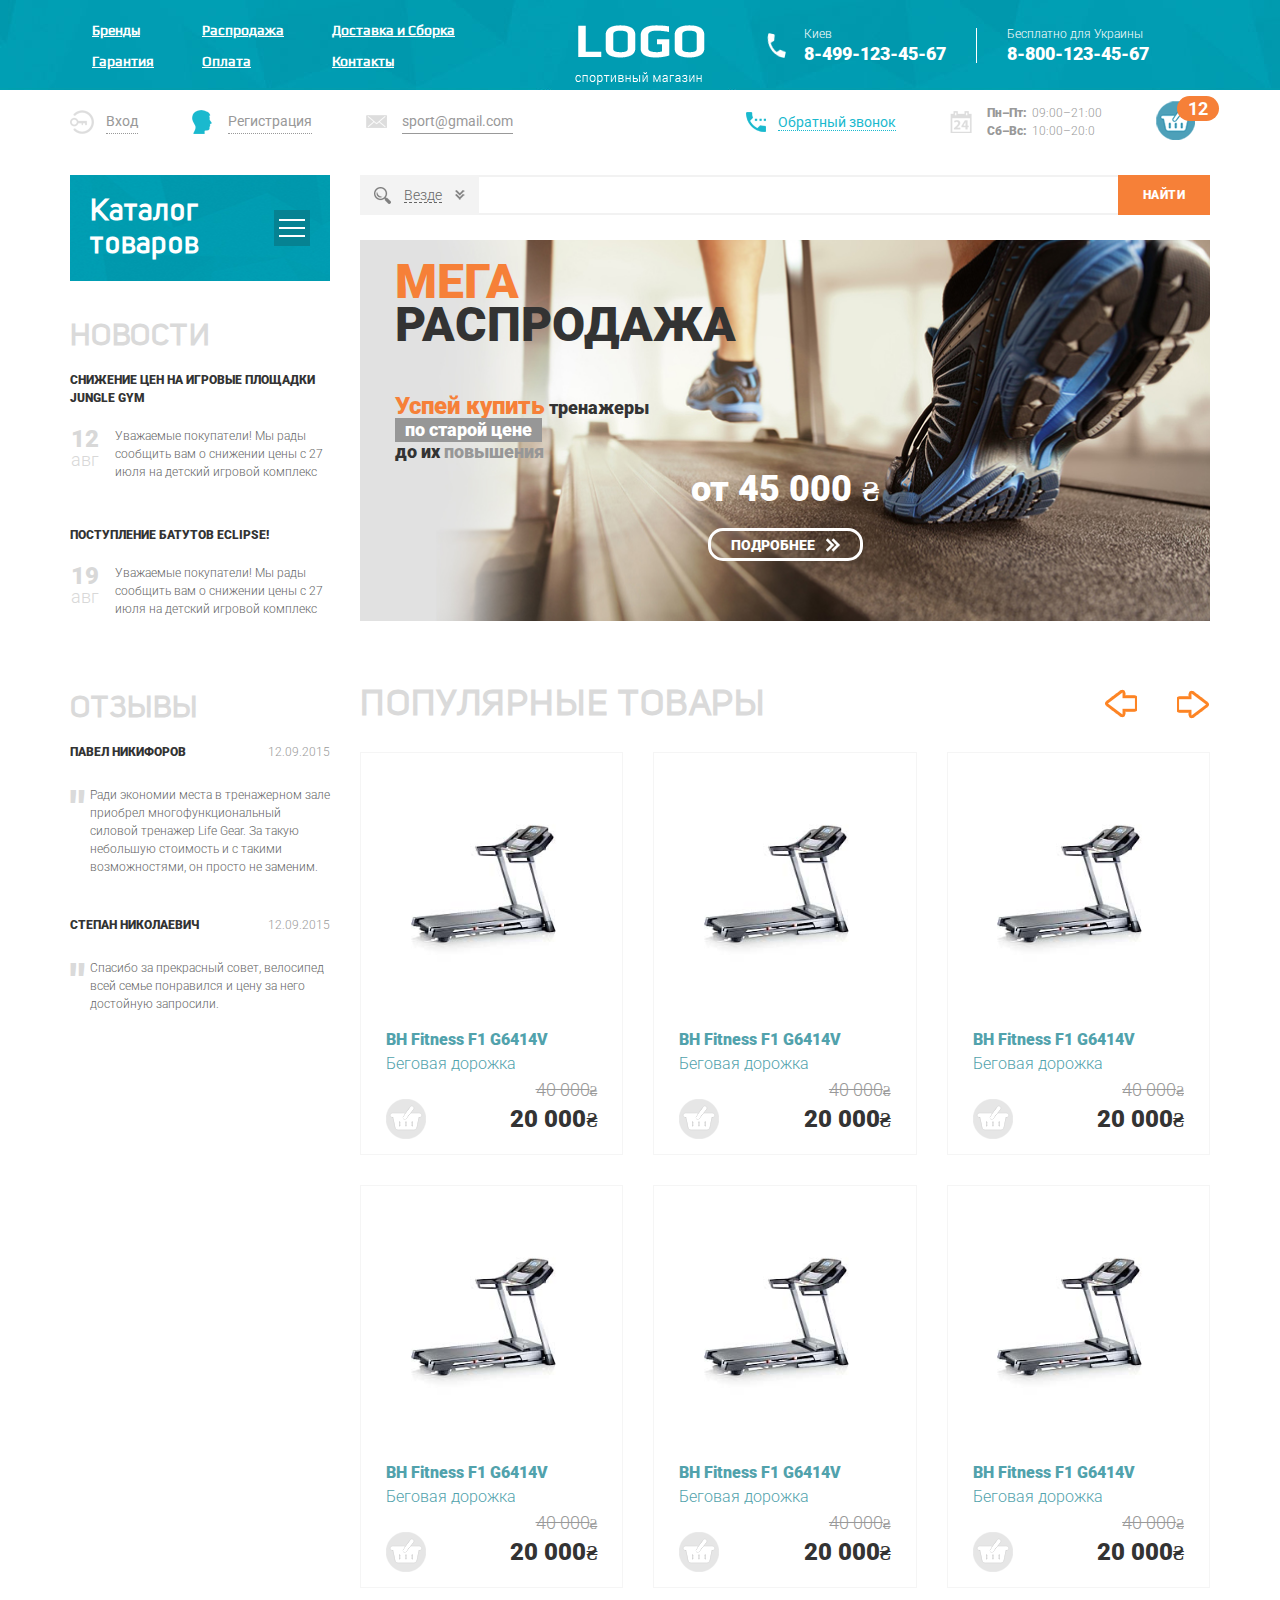
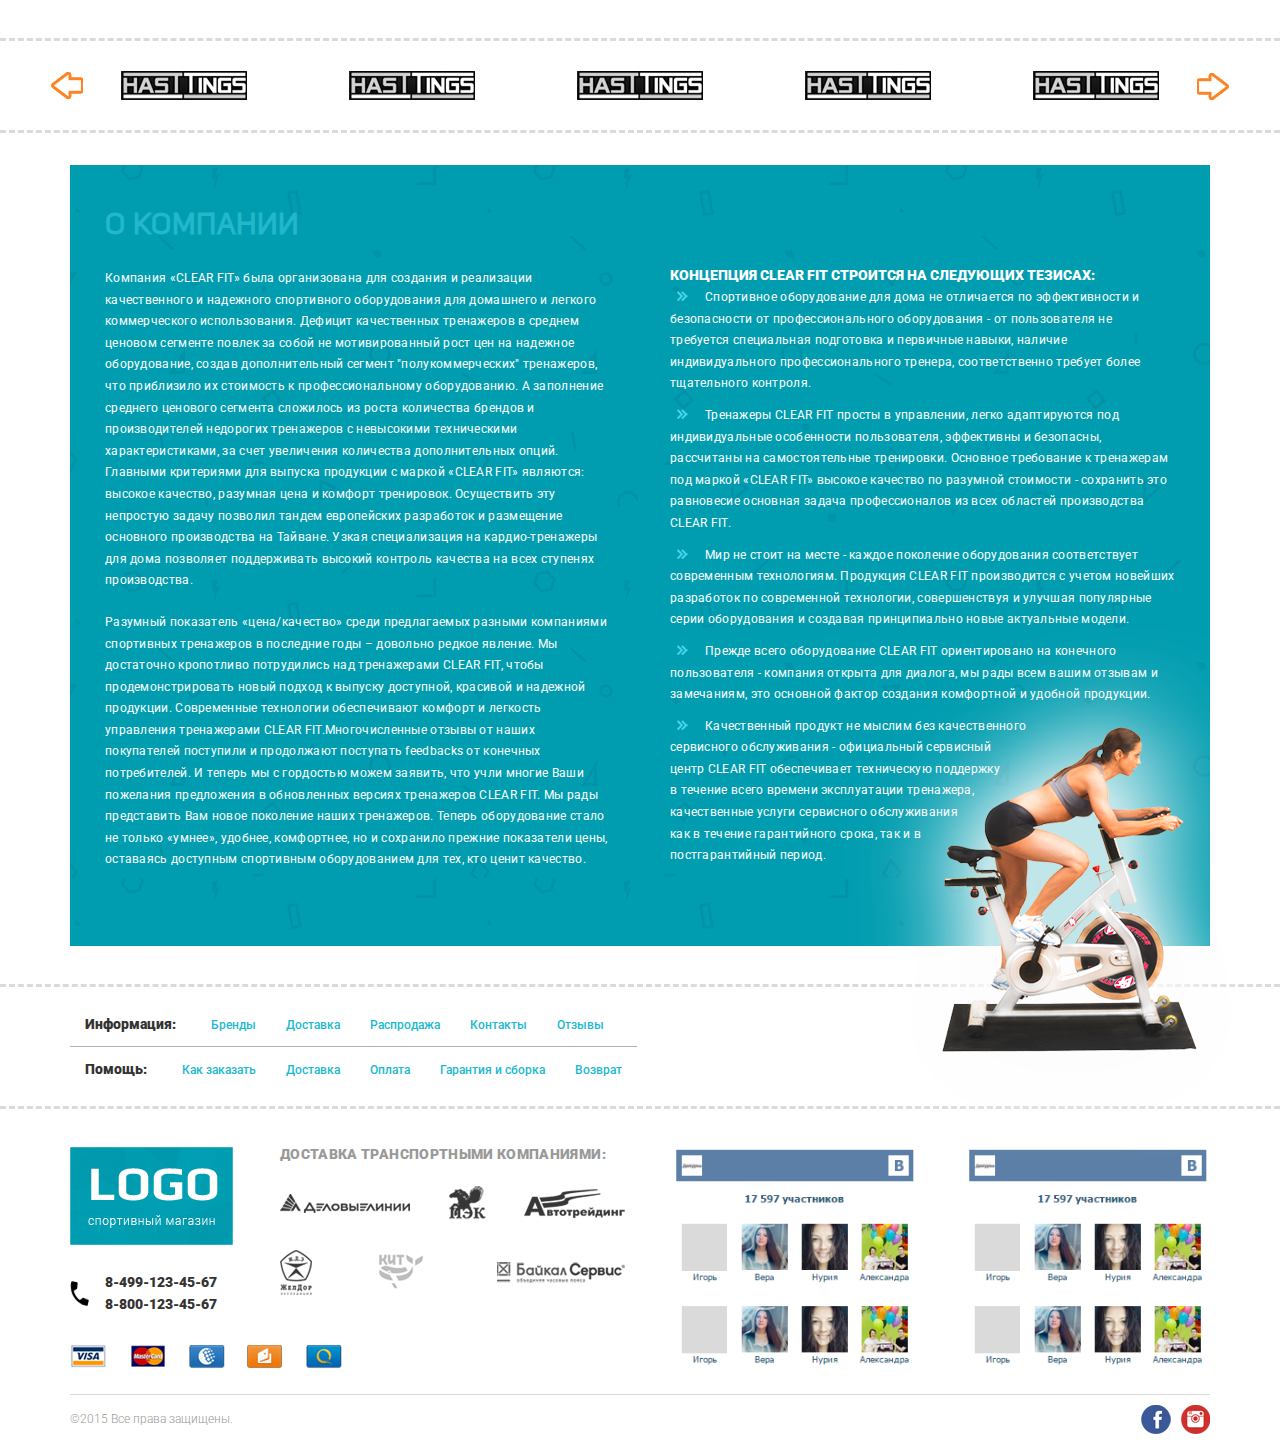
<file: index.html>
<!DOCTYPE html>
<html lang="en">

<head>
    <meta charset="UTF-8">
    <meta name="robots" content="none">
    <meta http-equiv="X-UA-Compatible" content="IE=edge">
    <meta name="format-detection" content="telephone=no">
    <meta name="viewport" content="width=device-width, initial-scale=1.0, maximum-scale=1.0, user-scalable=0">
    <link rel="stylesheet" href="css/style.min.css">
    <link rel="shortcut icon" href="favicon.ico">
    <title>Главная</title>
    <!--<meta name="description" content="">
    <meta name="keywords" content="">
    <meta name="Author" content="">
    <meta name="Copyright" content="">
    <meta name="Address" content="">-->
    <!-- Facebook -->
    <!-- локализация сайта, для русскоязычного сайта ru_RU -->
    <!--<meta property="og:locale" content="ru_RU">-->
    <!-- тип контента, по умолчанию используется article -->
    <!--<meta property="og:type" content="article">-->
    <!-- заголовок страницы, который будет выводится в записи социальной сети -->
    <!--<meta property="og:title" content="">-->
    <!-- описание страницы -->
    <!--<meta property="og:description" content="">-->
    <!-- ссылка на изображение, которое будет публиковаться в записи -->
    <!--<meta property="og:image" content="">-->
    <!-- ссылка на текущую страницу -->
    <!--<meta property="og:url" content="http://">-->
    <!-- название сайта -->
    <!--<meta property="og:site_name" content="">-->
    <!-- Twitter Cards -->
    <!-- Тип карты, по умолчанию используется summary -->
    <!--<meta name="twitter:card" content="summary">-->
    <!-- Имя/логин автора -->
    <!--<meta name="twitter:site" content="">-->
    <!-- Название страницы -->
    <!--<meta name="twitter:title" content="">-->
    <!-- Описание страницы -->
    <!--<meta name="twitter:description" content="">-->
    <!-- Cсылка на изображение -->
    <!--<meta name="twitter:image" content="http://">-->
</head>

<body>
    <div class="wrapper">

        <header class="header">
    <div class="header__top top-header">
        <div class="top-header__content __container">
            <!-- 1 - column -->
            <div class="top-header__column">
                <div class="top-header__menu menu">
                    <div class="menu__icon icon-menu">
                        <span></span>
                    </div>
                    <nav class="menu__body">
                        <ul class="menu__list">
                            <li><a href="#" class="menu__link">Бренды</a></li>
                            <li><a href="#" class="menu__link">Распродажа</a></li>
                            <li><a href="#" class="menu__link">Доставка и Сборка</a></li>
                            <li><a href="#" class="menu__link">Гарантия</a></li>
                            <li><a href="#" class="menu__link">Оплата</a></li>
                            <li><a href="#" class="menu__link">Контакты</a></li>
                        </ul>
                    </nav>
                </div>
            </div>
            <!--/ 1 - column -->

            <!-- 2 - column -->
            <div class="top-header__column">
                <a href="#" class="top-header__logo"><img src="img/Logo.png" alt=""></a>
            </div>
            <!--/ 2 - column -->

            <!-- 3 - column -->
            <div class="top-header__column">
                <div class="top-header__contacts contacts-header">
                    <div class="contacts-header__column">
                        <div class="contacts-header__item contacts-header__item_icon">
                            <div class="contacts-header__label">Киев</div>
                            <a href="tel:84991234567" class="contacts-header__phone">8-499-123-45-67</a>
                        </div>
                    </div>
                    <div class="contacts-header__column">
                        <div class="contacts-header__item">
                            <div class="contacts-header__label">Бесплатно для Украины</div>
                            <a href="tel:88001234567" class="contacts-header__phone">8-800-123-45-67</a>
                        </div>
                    </div>
                </div>
            </div>
            <!--/ 3 - column -->
        </div>
    </div>
    <div class="header__bottom bottom-header">
        <div class="bottom-header__content __container">
            <!-- 1 - column -->
            <div class="bottom-header__column">
                <ul class="bottom-header__actions actions-header">
                    <li>
                        <a href="#" class="actions-header__item actions-header__item_login"><span>Вход</span></a>
                    </li>
                    <li>
                        <a href="#" class="actions-header__item actions-header__item_reg"><span>Регистрация</span></a>
                    </li>
                    <li>
                        <a href="mailto:sport@gmail.com" class="actions-header__item actions-header__item_email"><span>sport@gmail.com</span></a>
                    </li>
                </ul>
            </div>
            <!--/ 1 - column -->

            <!-- 2 - column -->
            <div class="bottom-header__column">
                <div class="bottom-header__info info-header">
                    <div class="info-header__column">
                        <a href="#" class="info-header__callback"><span>Обратный звонок</span></a>
                    </div>
                    <div class="info-header__column">
                        <div class="info-header__shedulle">
                            <p><span>Пн–Пт:</span>09:00–21:00</span></p>
                            <p><span>Сб–Вс:</span>10:00–20:0</span></p>
                        </div>
                    </div>
                    <div class="info-header__column">
                        <a href="#" class="info-header__cart">
                            <span>12</span>
                        </a>
                    </div>
                </div>
            </div>
            <!--/ 2 - column -->
        </div>
    </div>
</header>

        <main class="page">
            <div class="page__container __container">
                <!-- side -->
                <aside class="page__side">
                    <nav class="page__menu menu-page">
                        <!-- top -->

                        <div class="menu-page__header">
                            <div class="menu-page__title">Каталог товаров</div>
                            <div class="menu-page__burger">
                                <span></span>
                            </div>
                        </div>
                        <!--/ top -->

                        <!-- bottom -->
                        <div class="menu-page__body">
                            <ul class="menu-page__list">
                                <li class="menu-page__parent">
                                    <a href="#" class="menu-page__link">Беговые дорожки</a>
                                    <div class="menu-page__submenu submenu-page">
                                        <div class="submenu-page__item">
                                            <ul class="submenu-page__menu">
                                                <li><a href="#" class="submenu-page__link">Всепогодный</a></li>
                                                <li><a href="#" class="submenu-page__link">Для помещений</a></li>
                                                <li><a href="#" class="submenu-page__link">Профессиональный</a></li>
                                                <li><a href="#" class="submenu-page__link">Любительский</a></li>
                                            </ul>
                                            <div class="submenu-page__product">
                                                <div class="item-product">
                                                    <div class="item-product__labels">
                                                        <!-- <div class="item-product__label">Товар дня</div> -->
                                                    </div>
                                                    <a href="#" class="item-product__image">
                                                        <img src="img/products/01.jpg" alt="">
                                                    </a>
                                                    <div class="item-product__body">
                                                        <a href="#" class="item-product__title">Домашний теннисный стол Donic Indoor Roller 800 Green</a>
                                                        <div class="item-product__footer">
                                                            <!-- <div class="item-product__old-price coin">40 000</div> -->
                                                            <a href="#" class="item-product__add"></a>
                                                            <div class="item-product__price coin">20 000</div>
                                                        </div>
                                                    </div>
                                                </div>
                                            </div>
                                        </div>
                                    </div>
                                </li>
                                <li><a href="#" class="menu-page__link">Эллиптические тренажеры</a></li>
                                <li><a href="#" class="menu-page__link">Велотренажеры</a></li>
                                <li class="menu-page__parent">
                                    <a href="#" class="menu-page__link">Гребные тренажеры</a>
                                    <div class="menu-page__submenu submenu-page">
                                        <div class="submenu-page__item">
                                            <ul class="submenu-page__menu">
                                                <li><a href="#" class="submenu-page__link">Всепогодный</a></li>
                                                <li><a href="#" class="submenu-page__link">Для помещений</a></li>
                                                <li><a href="#" class="submenu-page__link">Профессиональный</a></li>
                                                <li><a href="#" class="submenu-page__link">Любительский</a></li>
                                            </ul>
                                            <div class="submenu-page__product">
                                                <div class="item-product">
                                                    <div class="item-product__labels">
                                                        <!-- <div class="item-product__label">Товар дня</div> -->
                                                    </div>
                                                    <a href="#" class="item-product__image">
                                                        <img src="img/products/01.jpg" alt="">
                                                    </a>
                                                    <div class="item-product__body">
                                                        <a href="#" class="item-product__title">Домашний теннисный стол Donic Indoor Roller 800 Green</a>
                                                        <div class="item-product__footer">
                                                            <!-- <div class="item-product__old-price coin">40 000</div> -->
                                                            <a href="#" class="item-product__add"></a>
                                                            <div class="item-product__price coin">20 000</div>
                                                        </div>
                                                    </div>
                                                </div>
                                            </div>
                                        </div>
                                    </div>
                                </li>
                                <li><a href="#" class="menu-page__link">Вибромассажеры</a></li>
                                <li><a href="#" class="menu-page__link">Теннисные столы </a></li>
                                <li><a href="#" class="menu-page__link">Баскетбол</a></li>
                                <li class="menu-page__parent">
                                    <a href="#" class="menu-page__link">Массажные кресла</a>
                                    <div class="menu-page__submenu submenu-page">
                                        <div class="submenu-page__item">
                                            <ul class="submenu-page__menu">
                                                <li><a href="#" class="submenu-page__link">Всепогодный</a></li>
                                                <li><a href="#" class="submenu-page__link">Для помещений</a></li>
                                                <li><a href="#" class="submenu-page__link">Профессиональный</a></li>
                                                <li><a href="#" class="submenu-page__link">Любительский</a></li>
                                            </ul>
                                            <div class="submenu-page__product">
                                                <div class="item-product">
                                                    <div class="item-product__labels">
                                                        <div class="item-product__label">Товар дня</div>
                                                    </div>
                                                    <a href="#" class="item-product__image">
                                                        <img src="img/products/01.jpg" alt="">
                                                    </a>
                                                    <div class="item-product__body">
                                                        <a href="#" class="item-product__title">Домашний теннисный стол Donic Indoor Roller 800 Green</a>
                                                        <div class="item-product__footer">
                                                            <div class="item-product__old-price coin">40 000</div>
                                                            <a href="#" class="item-product__add"></a>
                                                            <div class="item-product__price coin">20 000</div>
                                                        </div>
                                                    </div>
                                                </div>
                                            </div>
                                        </div>
                                    </div>
                                </li>
                                <li class="menu-page__parent">
                                    <a href="#" class="menu-page__link">Массажные столы </a>
                                    <div class="menu-page__submenu submenu-page">
                                        <div class="submenu-page__item">
                                            <ul class="submenu-page__menu">
                                                <li><a href="#" class="submenu-page__link">Всепогодный</a></li>
                                                <li><a href="#" class="submenu-page__link">Для помещений</a></li>
                                                <li><a href="#" class="submenu-page__link">Профессиональный</a></li>
                                                <li><a href="#" class="submenu-page__link">Любительский</a></li>
                                            </ul>
                                            <div class="submenu-page__product">
                                                <div class="item-product">
                                                    <div class="item-product__labels">
                                                        <div class="item-product__label">Товар дня</div>
                                                    </div>
                                                    <a href="#" class="item-product__image">
                                                        <img src="img/products/01.jpg" alt="">
                                                    </a>
                                                    <div class="item-product__body">
                                                        <a href="#" class="item-product__title">Домашний теннисный стол Donic Indoor Roller 800 Green</a>
                                                        <div class="item-product__footer">
                                                            <div class="item-product__old-price coin">40 000</div>
                                                            <a href="#" class="item-product__add"></a>
                                                            <div class="item-product__price coin">20 000</div>
                                                        </div>
                                                    </div>
                                                </div>
                                            </div>
                                        </div>
                                    </div>
                                </li>
                                <li><a href="#" class="menu-page__link">Силовые тренажеры</a></li>
                                <li><a href="#" class="menu-page__link">Батуты</a></li>
                                <li><a href="#" class="menu-page__link">Детские городки</a></li>
                                <li class="menu-page__parent">
                                    <a href="#" class="menu-page__link">Дачная мебель</a>
                                    <div class="menu-page__submenu submenu-page">
                                        <div class="submenu-page__item">
                                            <ul class="submenu-page__menu">
                                                <li><a href="#" class="submenu-page__link">Всепогодный</a></li>
                                                <li><a href="#" class="submenu-page__link">Для помещений</a></li>
                                                <li><a href="#" class="submenu-page__link">Профессиональный</a></li>
                                                <li><a href="#" class="submenu-page__link">Любительский</a></li>
                                            </ul>
                                            <div class="submenu-page__product">
                                                <div class="item-product">
                                                    <div class="item-product__labels">
                                                        <div class="item-product__label">Товар дня</div>
                                                    </div>
                                                    <a href="#" class="item-product__image">
                                                        <img src="img/products/01.jpg" alt="">
                                                    </a>
                                                    <div class="item-product__body">
                                                        <a href="#" class="item-product__title">Домашний теннисный стол Donic Indoor Roller 800 Green</a>
                                                        <div class="item-product__footer">
                                                            <div class="item-product__old-price coin">40 000</div>
                                                            <a href="#" class="item-product__add"></a>
                                                            <div class="item-product__price coin">20 000</div>
                                                        </div>
                                                    </div>
                                                </div>
                                            </div>
                                        </div>
                                    </div>
                                </li>
                                <li><a href="#" class="menu-page__link">Уличные спортивные комплексы</a></li>
                                <li><a href="#" class="menu-page__link">Аксессуары</a></li>
                            </ul>
                        </div>

                        <!--/ bottom -->
                    </nav>
                    <div class="page__side-news news-side">
                        <a href="#" class="news-side__title side-title">Новости</a>
                        <div class="news-side__items">
                            <div class="news-side__item">
                                <a href="#" class="news-side__label">Снижение цен на игровые площадки Jungle Gym</a>
                                <div class="news-side__body">
                                    <div class="news-side__data"><span>12</span>авг</div>
                                    <div class="news-side__text">Уважаемые покупатели! Мы рады сообщить вам о снижении цены с 27 июля на детский игровой комплекс</div>
                                </div>
                            </div>
                            <div class="news-side__item">
                                <a href="#" class="news-side__label">Поступление батутов Eclipse!</a>
                                <div class="news-side__body">
                                    <div class="news-side__data"><span>19</span>авг</div>
                                    <div class="news-side__text">Уважаемые покупатели! Мы рады сообщить вам о снижении цены с 27 июля на детский игровой комплекс</div>
                                </div>
                            </div>
                        </div>
                    </div>
                    <div class="page__side-reviews reviews-side">
                        <a href="#" class="reviews-side__title side-title">Отзывы</a>
                        <div class="reviews-side__items">
                            <a href="#" class="reviews-side__item">
                                <div class="reviews-side__header">
                                    <div class="reviews-side__user">Павел Никифоров</div>
                                    <div class="reviews-side__data">12.09.2015</div>
                                </div>
                                <div class="reviews-side__body">
                                    Ради экономии места в тренажерном
                                    зале приобрел многофункциональный
                                    силовой тренажер Life Gear. За такую
                                    небольшую стоимость и с такими
                                    возможностями, он просто не
                                    заменим.
                                </div>
                            </a>
                            <a href="#" class="reviews-side__item">
                                <div class="reviews-side__header">
                                    <div class="reviews-side__user">Степан Николаевич</div>
                                    <div class="reviews-side__data">12.09.2015</div>
                                </div>
                                <div class="reviews-side__body">
                                    Спасибо за прекрасный совет, велосипед всей семье понравился и цену за него достойную запросили.
                                </div>
                            </a>
                        </div>
                    </div>
                </aside>
                <!-- /side -->

                <!-- main content -->
                <div class="page__content">
                    <form action="#" class="page__search search-page">
                        <div class="search-page__select">
                            <div class="search-page__title"><span>Везде</span><span data-text="Выбрано:" class="search-page__quantity"></span></div>
                            <div class="search-page__categories categories-search">
                                <div class="categories-search__row">
                                    <div class="categories-search__column">
                                        <ul class="categories-search__list">
                                            <li>
                                                <label class="categories-search__checkbox checkbox">
                                                    <input data-error="Ошибка" class="checkbox__input" type="checkbox" value="1" name="form[]">
                                                    <span class="checkbox__text"><span>Беговые дорожки</span></span>
                                                </label>
                                            </li>
                                            <li>
                                                <label class="categories-search__checkbox checkbox">
                                                    <input data-error="Ошибка" class="checkbox__input" type="checkbox" value="1" name="form[]">
                                                    <span class="checkbox__text"><span>Эллиптические тренажеры</span></span>
                                                </label>
                                            </li>
                                            <li>
                                                <label class="categories-search__checkbox checkbox">
                                                    <input data-error="Ошибка" class="checkbox__input" type="checkbox" value="1" name="form[]">
                                                    <span class="checkbox__text"><span>Велотренажеры</span></span>
                                                </label>
                                            </li>
                                            <li>
                                                <label class="categories-search__checkbox checkbox">
                                                    <input data-error="Ошибка" class="checkbox__input" type="checkbox" value="1" name="form[]">
                                                    <span class="checkbox__text"><span>Гребные тренажеры</span></span>
                                                </label>
                                            </li>
                                            <li>
                                                <label class="categories-search__checkbox checkbox">
                                                    <input data-error="Ошибка" class="checkbox__input" type="checkbox" value="1" name="form[]">
                                                    <span class="checkbox__text"><span>Беговые дорожки</span></span>
                                                </label>
                                            </li>
                                        </ul>
                                    </div>
                                    <div class="categories-search__column">
                                        <ul class="categories-search__list">
                                            <li>
                                                <label class="categories-search__checkbox checkbox">
                                                    <input data-error="Ошибка" class="checkbox__input" type="checkbox" value="1" name="form[]">
                                                    <span class="checkbox__text"><span>Беговые дорожки</span></span>
                                                </label>
                                            </li>
                                            <li>
                                                <label class="categories-search__checkbox checkbox">
                                                    <input data-error="Ошибка" class="checkbox__input" type="checkbox" value="1" name="form[]">
                                                    <span class="checkbox__text"><span>Эллиптические тренажеры</span></span>
                                                </label>
                                            </li>
                                            <li>
                                                <label class="categories-search__checkbox checkbox">
                                                    <input data-error="Ошибка" class="checkbox__input" type="checkbox" value="1" name="form[]">
                                                    <span class="checkbox__text"><span>Велотренажеры</span></span>
                                                </label>
                                            </li>
                                            <li>
                                                <label class="categories-search__checkbox checkbox">
                                                    <input data-error="Ошибка" class="checkbox__input" type="checkbox" value="1" name="form[]">
                                                    <span class="checkbox__text"><span>Гребные тренажеры</span></span>
                                                </label>
                                            </li>
                                            <li>
                                                <label class="categories-search__checkbox checkbox">
                                                    <input data-error="Ошибка" class="checkbox__input" type="checkbox" value="1" name="form[]">
                                                    <span class="checkbox__text"><span>Беговые дорожки</span></span>
                                                </label>
                                            </li>
                                        </ul>
                                    </div>
                                    <div class="categories-search__column">
                                        <ul class="categories-search__list">
                                            <li>
                                                <label class="categories-search__checkbox checkbox">
                                                    <input data-error="Ошибка" class="checkbox__input" type="checkbox" value="1" name="form[]">
                                                    <span class="checkbox__text"><span>Беговые дорожки</span></span>
                                                </label>
                                            </li>
                                            <li>
                                                <label class="categories-search__checkbox checkbox">
                                                    <input data-error="Ошибка" class="checkbox__input" type="checkbox" value="1" name="form[]">
                                                    <span class="checkbox__text"><span>Эллиптические тренажеры</span></span>
                                                </label>
                                            </li>
                                            <li>
                                                <label class="categories-search__checkbox checkbox">
                                                    <input data-error="Ошибка" class="checkbox__input" type="checkbox" value="1" name="form[]">
                                                    <span class="checkbox__text"><span>Велотренажеры</span></span>
                                                </label>
                                            </li>
                                            <li>
                                                <label class="categories-search__checkbox checkbox">
                                                    <input data-error="Ошибка" class="checkbox__input" type="checkbox" value="1" name="form[]">
                                                    <span class="checkbox__text"><span>Гребные тренажеры</span></span>
                                                </label>
                                            </li>
                                            <li>
                                                <label class="categories-search__checkbox checkbox">
                                                    <input data-error="Ошибка" class="checkbox__input" type="checkbox" value="1" name="form[]">
                                                    <span class="checkbox__text"><span>Беговые дорожки</span></span>
                                                </label>
                                            </li>
                                        </ul>
                                    </div>
                                </div>
                            </div>
                        </div>
                        <div class="search-page__input">
                            <input autocomplete="off" type="text" name="form[]" data-error="Ошибка" data-value="" class="input">
                        </div>
                        <button type="submit" class="search-page__btn btn">Найти</button>
                    </form>
                    <div class="page__slider mainslider">
                        <div class="mainslider__body _swiper">
                            <div class="mainslider__slide">
                                <div class="mainslider__content content-mainslider">
                                    <div class="content-mainslider__title">
                                        <span>Мега</span>распродажа
                                    </div>
                                    <div class="content-mainslider__text text-mainslider">
                                        <p><span class="text-mainslider__text-1">Успей купить</span> тренажеры</p>
                                        <p><span class="text-mainslider__text-2">по старой цене</span></p>
                                        <p>до их <span class="text-mainslider__text-3">повышения</span></p>
                                    </div>
                                    <div class="content-mainslider__footer">
                                        <div class="content-mainslider__price coin">от 45 000</div>
                                        <a href="#" class="content-mainslider__button"><span>Подробнее</span></a>
                                    </div>
                                </div>

                                <div class="mainslider__image _ibg">
                                    <img src="img/mainslider/slide.jpg" alt="">
                                </div>
                            </div>
                        </div>
                        <div class="mainslider__dotts"></div>
                    </div>
                    <div class="page__products products-slider">
                        <div class="products-slider__header">
                            <div class="products-slider__title">Популярные товары</div>
                            <div class="products-slider__control">
                                <div class="products-slider__arrow products-slider__arrow_prev _arrow _arrow_prev"></div>
                                <div class="products-slider__info"></div>
                                <div class="products-slider__arrow products-slider__arrow_next _arrow _arrow_next"></div>
                            </div>
                        </div>
                        <div class="products-slider__item _swiper"></div>
                        <div class="products-slider__items items-products">
                            <div class="items-products__column">
                                <div class="item-product">
                                    <div class="item-product__labels">
                                        <!-- <div class="item-product__label">Товар дня</div> -->
                                    </div>
                                    <a href="#" class="item-product__image">
                                        <img src="img/products/02.jpg" alt="">
                                    </a>
                                    <div class="item-product__body">
                                        <a href="#" class="item-product__title"><span>BH Fitness F1 G6414V</span> Беговая дорожка</a>
                                        <div class="item-product__footer">
                                            <div class="item-product__old-price coin">40 000</div>
                                            <a href="#" class="item-product__add"></a>
                                            <div class="item-product__price coin">20 000</div>
                                        </div>
                                    </div>
                                    <div class="item-product__hover hover-item-product">
                                        <a href="#" class="hover-item-product__title"><span>BH Fitness F1 G6414V</span> Беговая дорожка</a>
                                        <div class="hover-item-product__options options-item-product">
                                            <div class="options-item-product__item">
                                                <div class="options-item-product__label">Тип беговой дорожки:</div>
                                                <div class="options-item-product__value">Электрическая</div>
                                            </div>
                                            <div class="options-item-product__item">
                                                <div class="options-item-product__label">Скорость движения (км/ч):</div>
                                                <div class="options-item-product__value">22</div>
                                            </div>
                                            <div class="options-item-product__item">
                                                <div class="options-item-product__label">Складывание:</div>
                                                <div class="options-item-product__value">Есть</div>
                                            </div>
                                        </div>
                                        <div class="hover-item-product__body">
                                            <a href="#" class="hover-item-product__cart"></a>
                                        </div>
                                        <div class="hover-item-product__footer">
                                            <div class="hover-item-product__old-price coin">40 000</div>
                                            <div class="hover-item-product__stock">в наличии</div>
                                            <div class="hover-item-product__price coin">20 000</div>
                                        </div>
                                    </div>
                                </div>
                            </div>
                            <div class="items-products__column">
                                <div class="item-product">
                                    <div class="item-product__labels">
                                        <!-- <div class="item-product__label">Товар дня</div> -->
                                    </div>
                                    <a href="#" class="item-product__image">
                                        <img src="img/products/02.jpg" alt="">
                                    </a>
                                    <div class="item-product__body">
                                        <a href="#" class="item-product__title"><span>BH Fitness F1 G6414V</span> Беговая дорожка</a>
                                        <div class="item-product__footer">
                                            <div class="item-product__old-price coin">40 000</div>
                                            <a href="#" class="item-product__add"></a>
                                            <div class="item-product__price coin">20 000</div>
                                        </div>
                                    </div>
                                    <div class="item-product__hover hover-item-product">
                                        <a href="#" class="hover-item-product__title"><span>BH Fitness F1 G6414V</span> Беговая дорожка</a>
                                        <div class="hover-item-product__options options-item-product">
                                            <div class="options-item-product__item">
                                                <div class="options-item-product__label">Тип беговой дорожки:</div>
                                                <div class="options-item-product__value">Электрическая</div>
                                            </div>
                                            <div class="options-item-product__item">
                                                <div class="options-item-product__label">Скорость движения (км/ч):</div>
                                                <div class="options-item-product__value">22</div>
                                            </div>
                                            <div class="options-item-product__item">
                                                <div class="options-item-product__label">Складывание:</div>
                                                <div class="options-item-product__value">Есть</div>
                                            </div>
                                        </div>
                                        <div class="hover-item-product__body">
                                            <div class="hover-item-product__body">
                                                <a href="#" class="hover-item-product__cart"></a>
                                            </div>
                                        </div>
                                        <div class="hover-item-product__footer">
                                            <div class="hover-item-product__old-price coin">40 000</div>
                                            <div class="hover-item-product__stock">в наличии</div>
                                            <div class="hover-item-product__price coin">20 000</div>
                                        </div>
                                    </div>
                                </div>
                            </div>
                            <div class="items-products__column">
                                <div class="item-product">
                                    <div class="item-product__labels">
                                        <!-- <div class="item-product__label">Товар дня</div> -->
                                    </div>
                                    <a href="#" class="item-product__image">
                                        <img src="img/products/02.jpg" alt="">
                                    </a>
                                    <div class="item-product__body">
                                        <a href="#" class="item-product__title"><span>BH Fitness F1 G6414V</span> Беговая дорожка</a>
                                        <div class="item-product__footer">
                                            <div class="item-product__old-price coin">40 000</div>
                                            <a href="#" class="item-product__add"></a>
                                            <div class="item-product__price coin">20 000</div>
                                        </div>
                                    </div>
                                    <div class="item-product__hover hover-item-product">
                                        <a href="#" class="hover-item-product__title"><span>BH Fitness F1 G6414V</span> Беговая дорожка</a>
                                        <div class="hover-item-product__options options-item-product">
                                            <div class="options-item-product__item">
                                                <div class="options-item-product__label">Тип беговой дорожки:</div>
                                                <div class="options-item-product__value">Электрическая</div>
                                            </div>
                                            <div class="options-item-product__item">
                                                <div class="options-item-product__label">Скорость движения (км/ч):</div>
                                                <div class="options-item-product__value">22</div>
                                            </div>
                                            <div class="options-item-product__item">
                                                <div class="options-item-product__label">Складывание:</div>
                                                <div class="options-item-product__value">Есть</div>
                                            </div>
                                        </div>
                                        <div class="hover-item-product__body">
                                            <div class="hover-item-product__body">
                                                <a href="#" class="hover-item-product__cart"></a>
                                            </div>
                                        </div>
                                        <div class="hover-item-product__footer">
                                            <div class="hover-item-product__old-price coin">40 000</div>
                                            <div class="hover-item-product__stock">в наличии</div>
                                            <div class="hover-item-product__price coin">20 000</div>
                                        </div>
                                    </div>
                                </div>
                            </div>
                            <div class="items-products__column">
                                <div class="item-product">
                                    <div class="item-product__labels">
                                        <!-- <div class="item-product__label">Товар дня</div> -->
                                    </div>
                                    <a href="#" class="item-product__image">
                                        <img src="img/products/02.jpg" alt="">
                                    </a>
                                    <div class="item-product__body">
                                        <a href="#" class="item-product__title"><span>BH Fitness F1 G6414V</span> Беговая дорожка</a>
                                        <div class="item-product__footer">
                                            <div class="item-product__old-price coin">40 000</div>
                                            <a href="#" class="item-product__add"></a>
                                            <div class="item-product__price coin">20 000</div>
                                        </div>
                                    </div>
                                    <div class="item-product__hover hover-item-product">
                                        <a href="#" class="hover-item-product__title"><span>BH Fitness F1 G6414V</span> Беговая дорожка</a>
                                        <div class="hover-item-product__options options-item-product">
                                            <div class="options-item-product__item">
                                                <div class="options-item-product__label">Тип беговой дорожки:</div>
                                                <div class="options-item-product__value">Электрическая</div>
                                            </div>
                                            <div class="options-item-product__item">
                                                <div class="options-item-product__label">Скорость движения (км/ч):</div>
                                                <div class="options-item-product__value">22</div>
                                            </div>
                                            <div class="options-item-product__item">
                                                <div class="options-item-product__label">Складывание:</div>
                                                <div class="options-item-product__value">Есть</div>
                                            </div>
                                        </div>
                                        <div class="hover-item-product__body">
                                            <div class="hover-item-product__body">
                                                <a href="#" class="hover-item-product__cart"></a>
                                            </div>
                                        </div>
                                        <div class="hover-item-product__footer">
                                            <div class="hover-item-product__old-price coin">40 000</div>
                                            <div class="hover-item-product__stock">в наличии</div>
                                            <div class="hover-item-product__price coin">20 000</div>
                                        </div>
                                    </div>
                                </div>
                            </div>
                            <div class="items-products__column">
                                <div class="item-product">
                                    <div class="item-product__labels">
                                        <!-- <div class="item-product__label">Товар дня</div> -->
                                    </div>
                                    <a href="#" class="item-product__image">
                                        <img src="img/products/02.jpg" alt="">
                                    </a>
                                    <div class="item-product__body">
                                        <a href="#" class="item-product__title"><span>BH Fitness F1 G6414V</span> Беговая дорожка</a>
                                        <div class="item-product__footer">
                                            <div class="item-product__old-price coin">40 000</div>
                                            <a href="#" class="item-product__add"></a>
                                            <div class="item-product__price coin">20 000</div>
                                        </div>
                                    </div>
                                    <div class="item-product__hover hover-item-product">
                                        <a href="#" class="hover-item-product__title"><span>BH Fitness F1 G6414V</span> Беговая дорожка</a>
                                        <div class="hover-item-product__options options-item-product">
                                            <div class="options-item-product__item">
                                                <div class="options-item-product__label">Тип беговой дорожки:</div>
                                                <div class="options-item-product__value">Электрическая</div>
                                            </div>
                                            <div class="options-item-product__item">
                                                <div class="options-item-product__label">Скорость движения (км/ч):</div>
                                                <div class="options-item-product__value">22</div>
                                            </div>
                                            <div class="options-item-product__item">
                                                <div class="options-item-product__label">Складывание:</div>
                                                <div class="options-item-product__value">Есть</div>
                                            </div>
                                        </div>
                                        <div class="hover-item-product__body">
                                            <div class="hover-item-product__body">
                                                <a href="#" class="hover-item-product__cart"></a>
                                            </div>
                                        </div>
                                        <div class="hover-item-product__footer">
                                            <div class="hover-item-product__old-price coin">40 000</div>
                                            <div class="hover-item-product__stock">в наличии</div>
                                            <div class="hover-item-product__price coin">20 000</div>
                                        </div>
                                    </div>
                                </div>
                            </div>
                            <div class="items-products__column">
                                <div class="item-product">
                                    <div class="item-product__labels">
                                        <!-- <div class="item-product__label">Товар дня</div> -->
                                    </div>
                                    <a href="#" class="item-product__image">
                                        <img src="img/products/02.jpg" alt="">
                                    </a>
                                    <div class="item-product__body">
                                        <a href="#" class="item-product__title"><span>BH Fitness F1 G6414V</span> Беговая дорожка</a>
                                        <div class="item-product__footer">
                                            <div class="item-product__old-price coin">40 000</div>
                                            <a href="#" class="item-product__add"></a>
                                            <div class="item-product__price coin">20 000</div>
                                        </div>
                                    </div>
                                    <div class="item-product__hover hover-item-product">
                                        <a href="#" class="hover-item-product__title"><span>BH Fitness F1 G6414V</span> Беговая дорожка</a>
                                        <div class="hover-item-product__options options-item-product">
                                            <div class="options-item-product__item">
                                                <div class="options-item-product__label">Тип беговой дорожки:</div>
                                                <div class="options-item-product__value">Электрическая</div>
                                            </div>
                                            <div class="options-item-product__item">
                                                <div class="options-item-product__label">Скорость движения (км/ч):</div>
                                                <div class="options-item-product__value">22</div>
                                            </div>
                                            <div class="options-item-product__item">
                                                <div class="options-item-product__label">Складывание:</div>
                                                <div class="options-item-product__value">Есть</div>
                                            </div>
                                        </div>
                                        <div class="hover-item-product__body">
                                            <div class="hover-item-product__body">
                                                <a href="#" class="hover-item-product__cart"></a>
                                            </div>
                                        </div>
                                        <div class="hover-item-product__footer">
                                            <div class="hover-item-product__old-price coin">40 000</div>
                                            <div class="hover-item-product__stock">в наличии</div>
                                            <div class="hover-item-product__price coin">20 000</div>
                                        </div>
                                    </div>
                                </div>
                            </div>
                        </div>
                    </div>
                </div>
                <!-- /main content -->
            </div>
            <div class="page__brands brands-slider">
                <div class="brands-slider__container __container">
                    <div class="brands-slider__body _swiper">
                        <div class="brands-slider__slide">
                            <img src="img/brands/01.jpg" alt="">
                        </div>
                        <div class="brands-slider__slide">
                            <img src="img/brands/01.jpg" alt="">
                        </div>
                        <div class="brands-slider__slide">
                            <img src="img/brands/01.jpg" alt="">
                        </div>
                        <div class="brands-slider__slide">
                            <img src="img/brands/01.jpg" alt="">
                        </div>
                        <div class="brands-slider__slide">
                            <img src="img/brands/01.jpg" alt="">
                        </div>
                    </div>
                    <div class="brands-slider__arrows">
                        <div class="brands-slider__arrow brands-slider__arrow_prev _arrow _arrow_prev"></div>
                        <div class="brands-slider__arrow brands-slider__arrow_next _arrow _arrow_next"></div>
                    </div>
                </div>
            </div>
            <section class="page__text text-block">
                <div class="text-block__container __container">
                    <div class="text-block__body">
                        <h1 class="text-block__title">О компании</h1>
                        <div class="text-block__row">
                            <div class="text-block__column">
                                <p>
                                    Компания «CLEAR FIT» была организована для создания и реализации
                                    качественного и надежного спортивного оборудования для домашнего и легкого
                                    коммерческого использования. Дефицит качественных тренажеров в среднем
                                    ценовом сегменте повлек за собой не мотивированный рост цен на надежное
                                    оборудование, создав дополнительный сегмент "полукоммерческих" тренажеров,
                                    что приблизило их стоимость к профессиональному оборудованию. А заполнение
                                    среднего ценового сегмента сложилось из роста количества брендов и
                                    производителей недорогих тренажеров с невысокими техническими
                                    характеристиками, за счет увеличения количества дополнительных опций.
                                    Главными критериями для выпуска продукции с маркой «CLEAR FIT» являются:
                                    высокое качество, разумная цена и комфорт тренировок. Осуществить эту
                                    непростую задачу позволил тандем европейских разработок и размещение
                                    основного производства на Тайване. Узкая специализация на кардио-тренажеры
                                    для дома позволяет поддерживать высокий контроль качества на всех ступенях
                                    производства.
                                </p>
                                <p>
                                    Разумный показатель «цена/качество» среди предлагаемых разными компаниями
                                    спортивных тренажеров в последние годы – довольно редкое явление. Мы
                                    достаточно кропотливо потрудились над тренажерами CLEAR FIT, чтобы
                                    продемонстрировать новый подход к выпуску доступной, красивой и надежной
                                    продукции. Современные технологии обеспечивают комфорт и легкость управления
                                    тренажерами CLEAR FIT.Многочисленные отзывы от наших покупателей поступили
                                    и продолжают поступать feedbacks от конечных потребителей. И теперь мы с
                                    гордостью можем заявить, что учли многие Ваши пожелания предложения в
                                    обновленных версиях тренажеров CLEAR FIT. Мы рады представить Вам новое
                                    поколение наших тренажеров. Теперь оборудование стало не только «умнее»,
                                    удобнее, комфортнее, но и сохранило прежние показатели цены, оставаясь
                                    доступным спортивным оборудованием для тех, кто ценит качество.
                                </p>
                            </div>
                            <div class="text-block__column">
                                <h2 class="text-block__label">Концепция CLEAR FIT строится на следующих тезисах:</h2>
                                <ul class="text-block__list">
                                    <li>Спортивное оборудование для дома не отличается по эффективности и
                                        безопасности от профессионального оборудования - от пользователя не
                                        требуется специальная подготовка и первичные навыки, наличие
                                        индивидуального профессионального тренера, соответственно требует более
                                        тщательного контроля.</li>
                                    <li>Тренажеры CLEAR FIT просты в управлении, легко адаптируются под
                                        индивидуальные особенности пользователя, эффективны и безопасны,
                                        рассчитаны на самостоятельные тренировки.
                                        Основное требование к тренажерам под маркой «CLEAR FIT» высокое
                                        качество по разумной стоимости - сохранить это равновесие основная задача
                                        профессионалов из всех областей производства CLEAR FIT.</li>
                                    <li>Мир не стоит на месте - каждое поколение оборудования соответствует
                                        современным технологиям. Продукция CLEAR FIT производится с учетом
                                        новейших разработок по современной технологии, совершенствуя и улучшая
                                        популярные серии оборудования и создавая принципиально новые актуальные
                                        модели.</li>
                                    <li>Прежде всего оборудование CLEAR FIT ориентировано на конечного
                                        пользователя - компания открыта для диалога, мы рады всем вашим отзывам
                                        и замечаниям, это основной фактор создания комфортной и удобной
                                        продукции.</li>
                                    <li>Качественный продукт не мыслим без качественного<br>
                                        сервисного обслуживания - официальный сервисный<br>
                                        центр CLEAR FIT обеспечивает техническую поддержку<br>
                                        в течение всего времени эксплуатации тренажера,<br>
                                        качественные услуги сервисного обслуживания<br>
                                        как в течение гарантийного срока, так и в<br>
                                        постгарантийный период.</li><br>
                                </ul>
                                <div class="text-block__image">
                                    <img src="img/bike.png" alt="">
                                </div>
                            </div>
                        </div>
                    </div>
                </div>
            </section>
            <div class="page__info-menu info-menu">
                <div class="info-menu__container __container">
                    <div class="info-menu__body">
                        <div class="info-menu__line">
                            <div class="info-menu__lable">Информация:</div>
                            <ul class="info-menu__list">
                                <li><a href="#" class="info-menu__link">Бренды</a></li>
                                <li><a href="#" class="info-menu__link">Доставка</a></li>
                                <li><a href="#" class="info-menu__link">Распродажа</a></li>
                                <li><a href="#" class="info-menu__link">Контакты</a></li>
                                <li><a href="#" class="info-menu__link">Отзывы</a></li>
                            </ul>
                        </div>
                        <div class="info-menu__line">
                            <div class="info-menu__lable">Помощь:</div>
                            <ul class="info-menu__list">
                                <li><a href="#" class="info-menu__link">Как заказать</a></li>
                                <li><a href="#" class="info-menu__link">Доставка</a></li>
                                <li><a href="#" class="info-menu__link">Оплата</a></li>
                                <li><a href="#" class="info-menu__link">Гарантия и сборка</a></li>
                                <li><a href="#" class="info-menu__link">Возврат</a></li>
                            </ul>
                        </div>
                    </div>
                </div>
            </div>
        </main><!-- /main -->

        <footer class="footer">
    <div class="footer__content __container">
        <div class="footer__body">
            <div class="footer__column">
                <div class="footer__block block-footer">
                    <div class="block-footer__column">
                        <a href="#" class="logo-footer">
                            <img src="img/footer_logo.jpg" alt="">
                        </a>
                        <div class="block-footer__phones">
                            <p><a href="tel:84991234567" class="block-footer__phone">8-499-123-45-67</a></p>
                            <p><a href="tel:88001234567" class="block-footer__phone">8-800-123-45-67</a></p>
                        </div>
                    </div>
                    <div class="block-footer__column">
                        <div class="block-footer__delivery delivery-footer">
                            <div class="delivery-footer__title">Доставка транспортными компаниями:</div>
                            <div class="delivery-footer__items">
                                <div class="delivery-footer__item">
                                    <img src="img/delivery/01.png" alt="">
                                </div>
                                <div class="delivery-footer__item">
                                    <img src="img/delivery/02.png" alt="">
                                </div>
                                <div class="delivery-footer__item">
                                    <img src="img/delivery/03.png" alt="">
                                </div>
                                <div class="delivery-footer__item">
                                    <img src="img/delivery/04.png" alt="">
                                </div>
                                <div class="delivery-footer__item">
                                    <img src="img/delivery/05.png" alt="">
                                </div>
                                <div class="delivery-footer__item">
                                    <img src="img/delivery/06.png" alt="">
                                </div>
                            </div>
                        </div>
                    </div>
                </div>
                <div class="footer__payments">
                    <img src="img/icons/payment.png" alt="">
                </div>
            </div>
            <div class="footer__column">
                <div class="footer__widgets widgets-footer">
                    <div class="widgets-footer__column">
                        <img src="img/vd.png" alt="">
                    </div>
                    <div class="widgets-footer__column">
                        <img src="img/vd.png" alt="">
                    </div>
                </div>
            </div>
        </div>
        <div class="footer__bottom">
            <div class="footer__copy">©2015 Все права защищены.</div>
            <div class="footer__social social-footer">
                <a href="#" class="social-footer__item">
                    <img src="img/social/facebook.png" alt="">
                </a>
                <a href="#" class="social-footer__item">
                    <img src="img/social/instagram.png" alt="">
                </a>
            </div>
        </div>
    </div>
</footer>

    </div><!-- /wrapper -->

    <script src="js/app.min.js"></script>
</body>

</html>
</file>
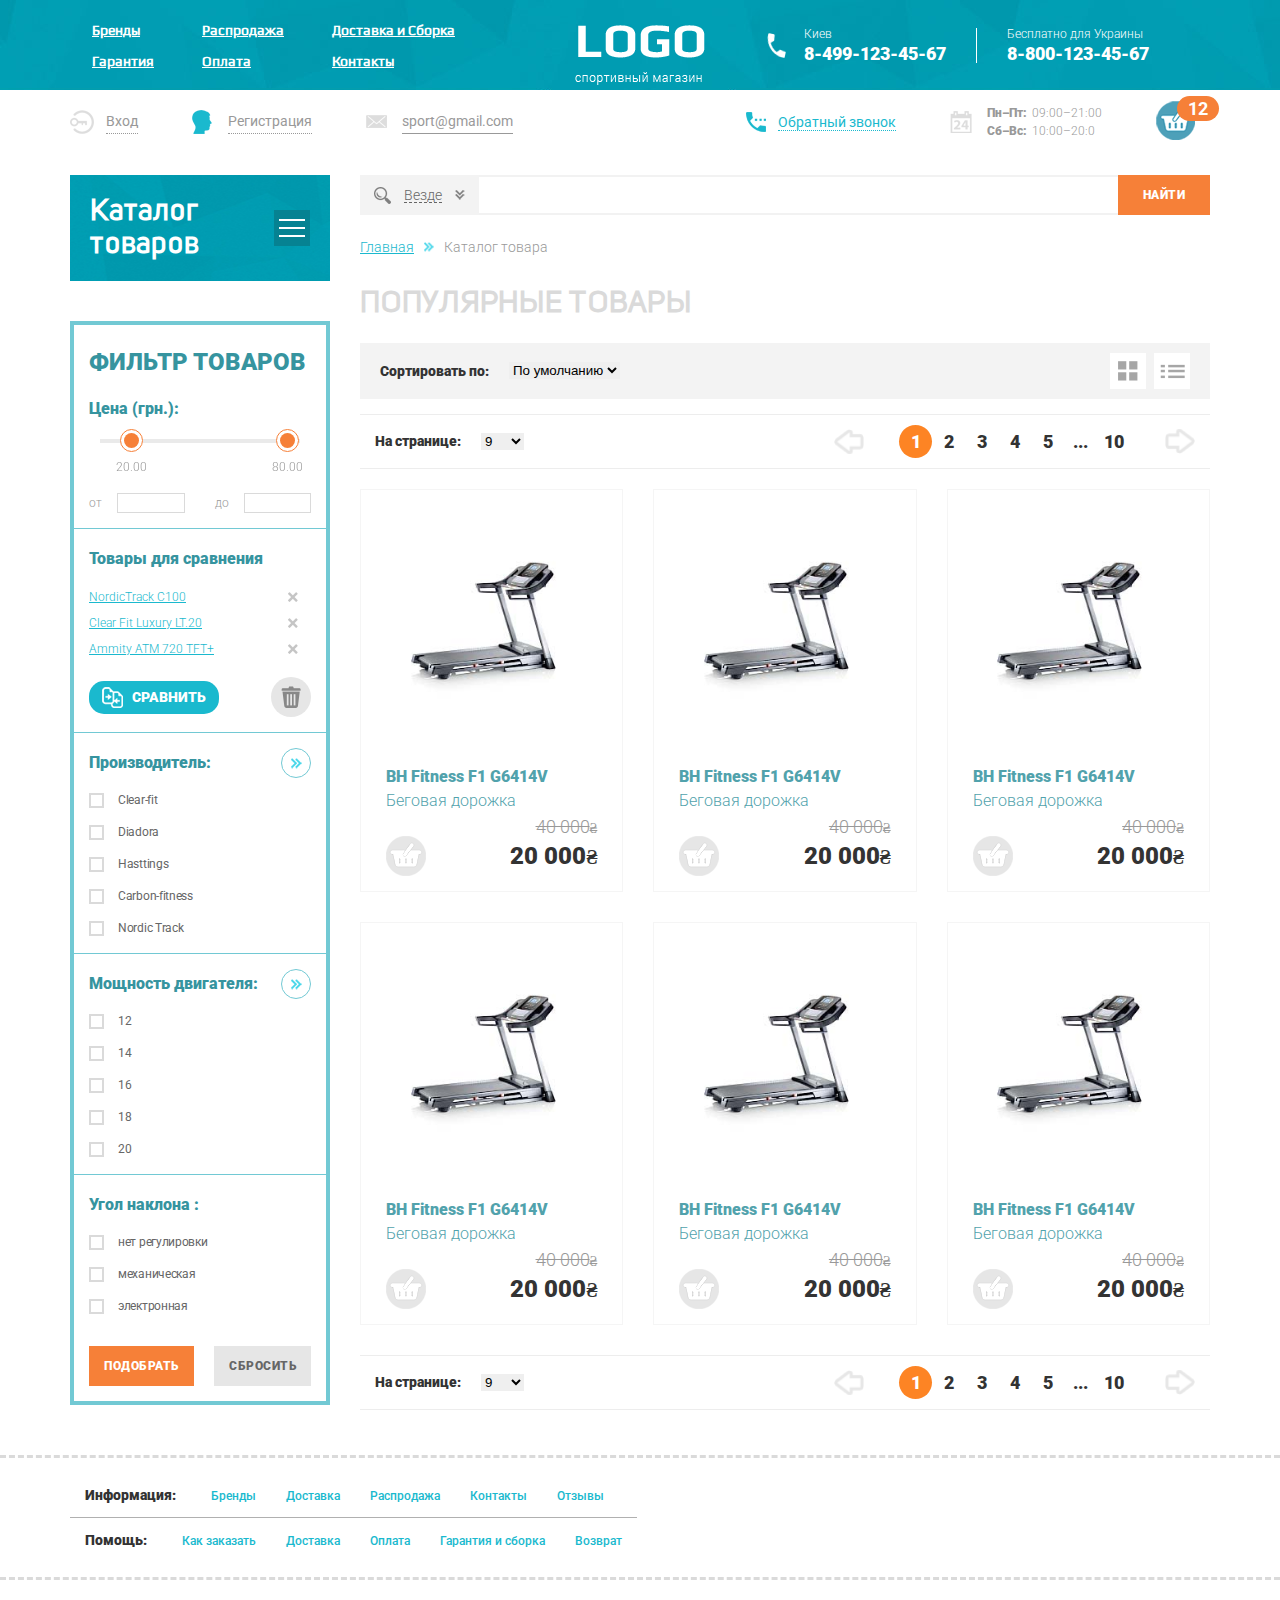
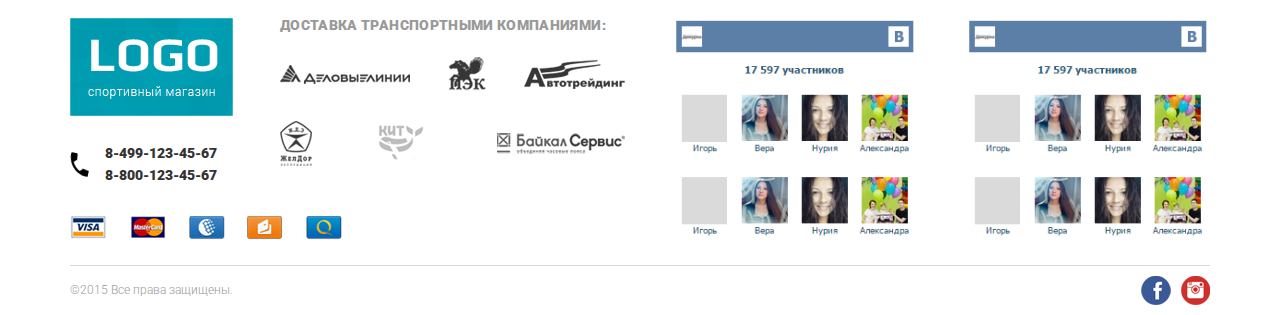
<file: catalog.html>
<!DOCTYPE html>
<html lang="en">

<head>
    <meta charset="UTF-8">
    <meta name="robots" content="none">
    <meta http-equiv="X-UA-Compatible" content="IE=edge">
    <meta name="format-detection" content="telephone=no">
    <meta name="viewport" content="width=device-width, initial-scale=1.0, maximum-scale=1.0, user-scalable=0">
    <link rel="stylesheet" href="css/style.min.css">
    <link rel="shortcut icon" href="favicon.ico">
    <title>Каталог</title>
    <!--<meta name="description" content="">
    <meta name="keywords" content="">
    <meta name="Author" content="">
    <meta name="Copyright" content="">
    <meta name="Address" content="">-->
    <!-- Facebook -->
    <!-- локализация сайта, для русскоязычного сайта ru_RU -->
    <!--<meta property="og:locale" content="ru_RU">-->
    <!-- тип контента, по умолчанию используется article -->
    <!--<meta property="og:type" content="article">-->
    <!-- заголовок страницы, который будет выводится в записи социальной сети -->
    <!--<meta property="og:title" content="">-->
    <!-- описание страницы -->
    <!--<meta property="og:description" content="">-->
    <!-- ссылка на изображение, которое будет публиковаться в записи -->
    <!--<meta property="og:image" content="">-->
    <!-- ссылка на текущую страницу -->
    <!--<meta property="og:url" content="http://">-->
    <!-- название сайта -->
    <!--<meta property="og:site_name" content="">-->
    <!-- Twitter Cards -->
    <!-- Тип карты, по умолчанию используется summary -->
    <!--<meta name="twitter:card" content="summary">-->
    <!-- Имя/логин автора -->
    <!--<meta name="twitter:site" content="">-->
    <!-- Название страницы -->
    <!--<meta name="twitter:title" content="">-->
    <!-- Описание страницы -->
    <!--<meta name="twitter:description" content="">-->
    <!-- Cсылка на изображение -->
    <!--<meta name="twitter:image" content="http://">-->
</head>

<body>
    <div class="wrapper">

        <header class="header">
    <div class="header__top top-header">
        <div class="top-header__content __container">
            <!-- 1 - column -->
            <div class="top-header__column">
                <div class="top-header__menu menu">
                    <div class="menu__icon icon-menu">
                        <span></span>
                    </div>
                    <nav class="menu__body">
                        <ul class="menu__list">
                            <li><a href="#" class="menu__link">Бренды</a></li>
                            <li><a href="#" class="menu__link">Распродажа</a></li>
                            <li><a href="#" class="menu__link">Доставка и Сборка</a></li>
                            <li><a href="#" class="menu__link">Гарантия</a></li>
                            <li><a href="#" class="menu__link">Оплата</a></li>
                            <li><a href="#" class="menu__link">Контакты</a></li>
                        </ul>
                    </nav>
                </div>
            </div>
            <!--/ 1 - column -->

            <!-- 2 - column -->
            <div class="top-header__column">
                <a href="#" class="top-header__logo"><img src="img/Logo.png" alt=""></a>
            </div>
            <!--/ 2 - column -->

            <!-- 3 - column -->
            <div class="top-header__column">
                <div class="top-header__contacts contacts-header">
                    <div class="contacts-header__column">
                        <div class="contacts-header__item contacts-header__item_icon">
                            <div class="contacts-header__label">Киев</div>
                            <a href="tel:84991234567" class="contacts-header__phone">8-499-123-45-67</a>
                        </div>
                    </div>
                    <div class="contacts-header__column">
                        <div class="contacts-header__item">
                            <div class="contacts-header__label">Бесплатно для Украины</div>
                            <a href="tel:88001234567" class="contacts-header__phone">8-800-123-45-67</a>
                        </div>
                    </div>
                </div>
            </div>
            <!--/ 3 - column -->
        </div>
    </div>
    <div class="header__bottom bottom-header">
        <div class="bottom-header__content __container">
            <!-- 1 - column -->
            <div class="bottom-header__column">
                <ul class="bottom-header__actions actions-header">
                    <li>
                        <a href="#" class="actions-header__item actions-header__item_login"><span>Вход</span></a>
                    </li>
                    <li>
                        <a href="#" class="actions-header__item actions-header__item_reg"><span>Регистрация</span></a>
                    </li>
                    <li>
                        <a href="mailto:sport@gmail.com" class="actions-header__item actions-header__item_email"><span>sport@gmail.com</span></a>
                    </li>
                </ul>
            </div>
            <!--/ 1 - column -->

            <!-- 2 - column -->
            <div class="bottom-header__column">
                <div class="bottom-header__info info-header">
                    <div class="info-header__column">
                        <a href="#" class="info-header__callback"><span>Обратный звонок</span></a>
                    </div>
                    <div class="info-header__column">
                        <div class="info-header__shedulle">
                            <p><span>Пн–Пт:</span>09:00–21:00</span></p>
                            <p><span>Сб–Вс:</span>10:00–20:0</span></p>
                        </div>
                    </div>
                    <div class="info-header__column">
                        <a href="#" class="info-header__cart">
                            <span>12</span>
                        </a>
                    </div>
                </div>
            </div>
            <!--/ 2 - column -->
        </div>
    </div>
</header>

        <main class="page">
            <div class="page__container __container">
                <!-- side -->
                <aside class="page__side">
                    <nav class="page__menu menu-page">
                        <!-- top -->
                        <div class="menu-page__header">
                            <div class="menu-page__title">Каталог товаров</div>
                            <div class="menu-page__burger">
                                <span></span>
                            </div>
                        </div>
                        <!--/ top -->
                        <!-- bottom -->
                        <div class="menu-page__body">
                            <ul class="menu-page__list">
                                <li class="menu-page__parent">
                                    <a href="#" class="menu-page__link">Беговые дорожки</a>
                                    <div class="menu-page__submenu submenu-page">
                                        <div class="submenu-page__item">
                                            <ul class="submenu-page__menu">
                                                <li><a href="#" class="submenu-page__link">Всепогодный</a></li>
                                                <li><a href="#" class="submenu-page__link">Для помещений</a></li>
                                                <li><a href="#" class="submenu-page__link">Профессиональный</a></li>
                                                <li><a href="#" class="submenu-page__link">Любительский</a></li>
                                            </ul>
                                            <div class="submenu-page__product">
                                                <div class="item-product">
                                                    <div class="item-product__labels">
                                                        <!-- <div class="item-product__label">Товар дня</div> -->
                                                    </div>
                                                    <a href="#" class="item-product__image">
                                                        <img src="img/products/01.jpg" alt="">
                                                    </a>
                                                    <div class="item-product__body">
                                                        <a href="#" class="item-product__title">Домашний теннисный стол Donic Indoor Roller 800 Green</a>
                                                        <div class="item-product__footer">
                                                            <!-- <div class="item-product__old-price coin">40 000</div> -->
                                                            <a href="#" class="item-product__add"></a>
                                                            <div class="item-product__price coin">20 000</div>
                                                        </div>
                                                    </div>
                                                </div>
                                            </div>
                                        </div>
                                    </div>
                                </li>
                                <li><a href="#" class="menu-page__link">Эллиптические тренажеры</a></li>
                                <li><a href="#" class="menu-page__link">Велотренажеры</a></li>
                                <li class="menu-page__parent">
                                    <a href="#" class="menu-page__link">Гребные тренажеры</a>
                                    <div class="menu-page__submenu submenu-page">
                                        <div class="submenu-page__item">
                                            <ul class="submenu-page__menu">
                                                <li><a href="#" class="submenu-page__link">Всепогодный</a></li>
                                                <li><a href="#" class="submenu-page__link">Для помещений</a></li>
                                                <li><a href="#" class="submenu-page__link">Профессиональный</a></li>
                                                <li><a href="#" class="submenu-page__link">Любительский</a></li>
                                            </ul>
                                            <div class="submenu-page__product">
                                                <div class="item-product">
                                                    <div class="item-product__labels">
                                                        <!-- <div class="item-product__label">Товар дня</div> -->
                                                    </div>
                                                    <a href="#" class="item-product__image">
                                                        <img src="img/products/01.jpg" alt="">
                                                    </a>
                                                    <div class="item-product__body">
                                                        <a href="#" class="item-product__title">Домашний теннисный стол Donic Indoor Roller 800 Green</a>
                                                        <div class="item-product__footer">
                                                            <!-- <div class="item-product__old-price coin">40 000</div> -->
                                                            <a href="#" class="item-product__add"></a>
                                                            <div class="item-product__price coin">20 000</div>
                                                        </div>
                                                    </div>
                                                </div>
                                            </div>
                                        </div>
                                    </div>
                                </li>
                                <li><a href="#" class="menu-page__link">Вибромассажеры</a></li>
                                <li><a href="#" class="menu-page__link">Теннисные столы </a></li>
                                <li><a href="#" class="menu-page__link">Баскетбол</a></li>
                                <li class="menu-page__parent">
                                    <a href="#" class="menu-page__link">Массажные кресла</a>
                                    <div class="menu-page__submenu submenu-page">
                                        <div class="submenu-page__item">
                                            <ul class="submenu-page__menu">
                                                <li><a href="#" class="submenu-page__link">Всепогодный</a></li>
                                                <li><a href="#" class="submenu-page__link">Для помещений</a></li>
                                                <li><a href="#" class="submenu-page__link">Профессиональный</a></li>
                                                <li><a href="#" class="submenu-page__link">Любительский</a></li>
                                            </ul>
                                            <div class="submenu-page__product">
                                                <div class="item-product">
                                                    <div class="item-product__labels">
                                                        <div class="item-product__label">Товар дня</div>
                                                    </div>
                                                    <a href="#" class="item-product__image">
                                                        <img src="img/products/01.jpg" alt="">
                                                    </a>
                                                    <div class="item-product__body">
                                                        <a href="#" class="item-product__title">Домашний теннисный стол Donic Indoor Roller 800 Green</a>
                                                        <div class="item-product__footer">
                                                            <div class="item-product__old-price coin">40 000</div>
                                                            <a href="#" class="item-product__add"></a>
                                                            <div class="item-product__price coin">20 000</div>
                                                        </div>
                                                    </div>
                                                </div>
                                            </div>
                                        </div>
                                    </div>
                                </li>
                                <li class="menu-page__parent">
                                    <a href="#" class="menu-page__link">Массажные столы </a>
                                    <div class="menu-page__submenu submenu-page">
                                        <div class="submenu-page__item">
                                            <ul class="submenu-page__menu">
                                                <li><a href="#" class="submenu-page__link">Всепогодный</a></li>
                                                <li><a href="#" class="submenu-page__link">Для помещений</a></li>
                                                <li><a href="#" class="submenu-page__link">Профессиональный</a></li>
                                                <li><a href="#" class="submenu-page__link">Любительский</a></li>
                                            </ul>
                                            <div class="submenu-page__product">
                                                <div class="item-product">
                                                    <div class="item-product__labels">
                                                        <div class="item-product__label">Товар дня</div>
                                                    </div>
                                                    <a href="#" class="item-product__image">
                                                        <img src="img/products/01.jpg" alt="">
                                                    </a>
                                                    <div class="item-product__body">
                                                        <a href="#" class="item-product__title">Домашний теннисный стол Donic Indoor Roller 800 Green</a>
                                                        <div class="item-product__footer">
                                                            <div class="item-product__old-price coin">40 000</div>
                                                            <a href="#" class="item-product__add"></a>
                                                            <div class="item-product__price coin">20 000</div>
                                                        </div>
                                                    </div>
                                                </div>
                                            </div>
                                        </div>
                                    </div>
                                </li>
                                <li><a href="#" class="menu-page__link">Силовые тренажеры</a></li>
                                <li><a href="#" class="menu-page__link">Батуты</a></li>
                                <li><a href="#" class="menu-page__link">Детские городки</a></li>
                                <li class="menu-page__parent">
                                    <a href="#" class="menu-page__link">Дачная мебель</a>
                                    <div class="menu-page__submenu submenu-page">
                                        <div class="submenu-page__item">
                                            <ul class="submenu-page__menu">
                                                <li><a href="#" class="submenu-page__link">Всепогодный</a></li>
                                                <li><a href="#" class="submenu-page__link">Для помещений</a></li>
                                                <li><a href="#" class="submenu-page__link">Профессиональный</a></li>
                                                <li><a href="#" class="submenu-page__link">Любительский</a></li>
                                            </ul>
                                            <div class="submenu-page__product">
                                                <div class="item-product">
                                                    <div class="item-product__labels">
                                                        <div class="item-product__label">Товар дня</div>
                                                    </div>
                                                    <a href="#" class="item-product__image">
                                                        <img src="img/products/01.jpg" alt="">
                                                    </a>
                                                    <div class="item-product__body">
                                                        <a href="#" class="item-product__title">Домашний теннисный стол Donic Indoor Roller 800 Green</a>
                                                        <div class="item-product__footer">
                                                            <div class="item-product__old-price coin">40 000</div>
                                                            <a href="#" class="item-product__add"></a>
                                                            <div class="item-product__price coin">20 000</div>
                                                        </div>
                                                    </div>
                                                </div>
                                            </div>
                                        </div>
                                    </div>
                                </li>
                                <li><a href="#" class="menu-page__link">Уличные спортивные комплексы</a></li>
                                <li><a href="#" class="menu-page__link">Аксессуары</a></li>
                            </ul>
                        </div>
                        <!--/ bottom -->
                    </nav>
                    <form action="#" class="filter">
                        <div class="filter__title">Фильтр товаров</div>
                        <div class="filter__body _spollers">
                            <div class="filter__section section-filter">
                                <div class="section-filter__title">Цена (грн.):</div>
                                <div class="section-filter__body">
                                    <div class="price-filter">
                                        <div class="price-filter__slider"></div>
                                        <div class="price-filter__value values-price-filter">
                                            <div class="values-price-filter__column">
                                                <div class="values-price-filter__label">от</div>
                                                <div class="values-price-filter__input">
                                                    <input autocomplete="off" type="text" name="form[]" class="input">
                                                </div>
                                            </div>
                                            <div class="values-price-filter__column">
                                                <div class="values-price-filter__label">до</div>
                                                <div class="values-price-filter__input">
                                                    <input autocomplete="off" type="text" name="form[]" class="input">
                                                </div>
                                            </div>
                                        </div>
                                    </div>
                                </div>
                            </div>
                            <div class="filter__section section-filter">
                                <div class="section-filter__title">Товары для сравнения</div>
                                <div class="section-filter__body">
                                    <div class="compare-filter">
                                        <div class="compare-filter__items">
                                            <div class="compare-filter__item">
                                                <a href="#" class="compare-filter__link">NordicTrack C100</a>
                                                <a href="#" class="compare-filter__remove"></a>
                                            </div>
                                            <div class="compare-filter__item">
                                                <a href="#" class="compare-filter__link">Clear Fit Luxury LT.20</a>
                                                <a href="#" class="compare-filter__remove"></a>
                                            </div>
                                            <div class="compare-filter__item">
                                                <a href="#" class="compare-filter__link">Ammity ATM 720 TFT+</a>
                                                <a href="#" class="compare-filter__remove"></a>
                                            </div>
                                        </div>
                                        <div class="compare-filter__footer">
                                            <a href="#" class="compare-filter__button"><span>Сравнить</span></a>
                                            <a href="#" class="compare-filter__clean"></a>
                                        </div>
                                    </div>
                                </div>
                            </div>
                            <div class="filter__section section-filter">
                                <div class="section-filter__title _spoller">Производитель:</div>
                                <div class="section-filter__body">
                                    <label class="section-filter__checkbox checkbox">
                                        <input data-error="Ошибка" class="checkbox__input" type="checkbox" value="1" name="form[]">
                                        <span class="checkbox__text"><span>Сlear-fit</span></span>
                                    </label>
                                    <label class="section-filter__checkbox checkbox">
                                        <input data-error="Ошибка" class="checkbox__input" type="checkbox" value="1" name="form[]">
                                        <span class="checkbox__text"><span>Diadora</span></span>
                                    </label>
                                    <label class="section-filter__checkbox checkbox">
                                        <input data-error="Ошибка" class="checkbox__input" type="checkbox" value="1" name="form[]">
                                        <span class="checkbox__text"><span>Hasttings</span></span>
                                    </label>
                                    <label class="section-filter__checkbox checkbox">
                                        <input data-error="Ошибка" class="checkbox__input" type="checkbox" value="1" name="form[]">
                                        <span class="checkbox__text"><span>Carbon-fitness</span></span>
                                    </label>
                                    <label class="section-filter__checkbox checkbox">
                                        <input data-error="Ошибка" class="checkbox__input" type="checkbox" value="1" name="form[]">
                                        <span class="checkbox__text"><span>Nordic Track</span></span>
                                    </label>
                                </div>
                            </div>
                            <div class="filter__section section-filter">
                                <div class="section-filter__title _spoller">Мощность двигателя:</div>
                                <div class="section-filter__body">
                                    <label class="section-filter__checkbox checkbox">
                                        <input data-error="Ошибка" class="checkbox__input" type="checkbox" value="1" name="form[]">
                                        <span class="checkbox__text"><span>12</span></span>
                                    </label>
                                    <label class="section-filter__checkbox checkbox">
                                        <input data-error="Ошибка" class="checkbox__input" type="checkbox" value="1" name="form[]">
                                        <span class="checkbox__text"><span>14</span></span>
                                    </label>
                                    <label class="section-filter__checkbox checkbox">
                                        <input data-error="Ошибка" class="checkbox__input" type="checkbox" value="1" name="form[]">
                                        <span class="checkbox__text"><span>16</span></span>
                                    </label>
                                    <label class="section-filter__checkbox checkbox">
                                        <input data-error="Ошибка" class="checkbox__input" type="checkbox" value="1" name="form[]">
                                        <span class="checkbox__text"><span>18</span></span>
                                    </label>
                                    <label class="section-filter__checkbox checkbox">
                                        <input data-error="Ошибка" class="checkbox__input" type="checkbox" value="1" name="form[]">
                                        <span class="checkbox__text"><span>20</span></span>
                                    </label>
                                </div>
                            </div>
                            <div class="filter__section section-filter">
                                <div class="section-filter__title">Угол наклона :</div>
                                <div class="section-filter__body">
                                    <label class="section-filter__checkbox checkbox">
                                        <input data-error="Ошибка" class="checkbox__input" type="checkbox" value="1" name="form[]">
                                        <span class="checkbox__text"><span>нет регулировки</span></span>
                                    </label>
                                    <label class="section-filter__checkbox checkbox">
                                        <input data-error="Ошибка" class="checkbox__input" type="checkbox" value="1" name="form[]">
                                        <span class="checkbox__text"><span>механическая</span></span>
                                    </label>
                                    <label class="section-filter__checkbox checkbox">
                                        <input data-error="Ошибка" class="checkbox__input" type="checkbox" value="1" name="form[]">
                                        <span class="checkbox__text"><span>электронная</span></span>
                                    </label>
                                </div>
                            </div>
                        </div>
                        <div class="filter__footer">
                            <button type="submit" class="filter__btn btn">Подобрать</button>
                            <button type="reset" class="filter__btn btn btn_grey">Сбросить</button>
                        </div>
                    </form>
                </aside>
                <!-- /side -->
                <!-- main content -->
                <div class="page__content">
                    <form action="#" class="page__search search-page">
                        <div class="search-page__select">
                            <div class="search-page__title"><span>Везде</span><span data-text="Выбрано:" class="search-page__quantity"></span></div>
                            <div class="search-page__categories categories-search">
                                <div class="categories-search__row">
                                    <div class="categories-search__column">
                                        <ul class="categories-search__list">
                                            <li>
                                                <label class="categories-search__checkbox checkbox">
                                                    <input data-error="Ошибка" class="checkbox__input" type="checkbox" value="1" name="form[]">
                                                    <span class="checkbox__text"><span>Беговые дорожки</span></span>
                                                </label>
                                            </li>
                                            <li>
                                                <label class="categories-search__checkbox checkbox">
                                                    <input data-error="Ошибка" class="checkbox__input" type="checkbox" value="1" name="form[]">
                                                    <span class="checkbox__text"><span>Эллиптические тренажеры</span></span>
                                                </label>
                                            </li>
                                            <li>
                                                <label class="categories-search__checkbox checkbox">
                                                    <input data-error="Ошибка" class="checkbox__input" type="checkbox" value="1" name="form[]">
                                                    <span class="checkbox__text"><span>Велотренажеры</span></span>
                                                </label>
                                            </li>
                                            <li>
                                                <label class="categories-search__checkbox checkbox">
                                                    <input data-error="Ошибка" class="checkbox__input" type="checkbox" value="1" name="form[]">
                                                    <span class="checkbox__text"><span>Гребные тренажеры</span></span>
                                                </label>
                                            </li>
                                            <li>
                                                <label class="categories-search__checkbox checkbox">
                                                    <input data-error="Ошибка" class="checkbox__input" type="checkbox" value="1" name="form[]">
                                                    <span class="checkbox__text"><span>Беговые дорожки</span></span>
                                                </label>
                                            </li>
                                        </ul>
                                    </div>
                                    <div class="categories-search__column">
                                        <ul class="categories-search__list">
                                            <li>
                                                <label class="categories-search__checkbox checkbox">
                                                    <input data-error="Ошибка" class="checkbox__input" type="checkbox" value="1" name="form[]">
                                                    <span class="checkbox__text"><span>Беговые дорожки</span></span>
                                                </label>
                                            </li>
                                            <li>
                                                <label class="categories-search__checkbox checkbox">
                                                    <input data-error="Ошибка" class="checkbox__input" type="checkbox" value="1" name="form[]">
                                                    <span class="checkbox__text"><span>Эллиптические тренажеры</span></span>
                                                </label>
                                            </li>
                                            <li>
                                                <label class="categories-search__checkbox checkbox">
                                                    <input data-error="Ошибка" class="checkbox__input" type="checkbox" value="1" name="form[]">
                                                    <span class="checkbox__text"><span>Велотренажеры</span></span>
                                                </label>
                                            </li>
                                            <li>
                                                <label class="categories-search__checkbox checkbox">
                                                    <input data-error="Ошибка" class="checkbox__input" type="checkbox" value="1" name="form[]">
                                                    <span class="checkbox__text"><span>Гребные тренажеры</span></span>
                                                </label>
                                            </li>
                                            <li>
                                                <label class="categories-search__checkbox checkbox">
                                                    <input data-error="Ошибка" class="checkbox__input" type="checkbox" value="1" name="form[]">
                                                    <span class="checkbox__text"><span>Беговые дорожки</span></span>
                                                </label>
                                            </li>
                                        </ul>
                                    </div>
                                    <div class="categories-search__column">
                                        <ul class="categories-search__list">
                                            <li>
                                                <label class="categories-search__checkbox checkbox">
                                                    <input data-error="Ошибка" class="checkbox__input" type="checkbox" value="1" name="form[]">
                                                    <span class="checkbox__text"><span>Беговые дорожки</span></span>
                                                </label>
                                            </li>
                                            <li>
                                                <label class="categories-search__checkbox checkbox">
                                                    <input data-error="Ошибка" class="checkbox__input" type="checkbox" value="1" name="form[]">
                                                    <span class="checkbox__text"><span>Эллиптические тренажеры</span></span>
                                                </label>
                                            </li>
                                            <li>
                                                <label class="categories-search__checkbox checkbox">
                                                    <input data-error="Ошибка" class="checkbox__input" type="checkbox" value="1" name="form[]">
                                                    <span class="checkbox__text"><span>Велотренажеры</span></span>
                                                </label>
                                            </li>
                                            <li>
                                                <label class="categories-search__checkbox checkbox">
                                                    <input data-error="Ошибка" class="checkbox__input" type="checkbox" value="1" name="form[]">
                                                    <span class="checkbox__text"><span>Гребные тренажеры</span></span>
                                                </label>
                                            </li>
                                            <li>
                                                <label class="categories-search__checkbox checkbox">
                                                    <input data-error="Ошибка" class="checkbox__input" type="checkbox" value="1" name="form[]">
                                                    <span class="checkbox__text"><span>Беговые дорожки</span></span>
                                                </label>
                                            </li>
                                        </ul>
                                    </div>
                                </div>
                            </div>
                        </div>
                        <div class="search-page__input">
                            <input autocomplete="off" type="text" name="form[]" data-error="Ошибка" data-value="" class="input">
                        </div>
                        <button type="submit" class="search-page__btn btn">Найти</button>
                    </form>
                    <nav class="breadcrumbs">
                        <ul class="breadcrumbs__list">
                            <li>
                                <a href="#" class="breadcrumbs__link">Главная</a>
                            </li>
                            <li>
                                <span class="breadcrumbs__item">Каталог товара</span>
                            </li>
                        </ul>
                    </nav>
                    <div class="catalog">
                        <h1 class="catalog__title">Популярные товары</h1>
                        <div class="catalog__actions actions-catalog">
                            <div class="actions-catalog__order order-catalog">
                                <div class="order-catalog__label">Сортировать по:</div>
                                <div class="order-catalog__select">
                                    <select name="form[]" class="form">
                                        <option value="1" selected="selected">По умолчанию</option>
                                        <option value="2">По цене</option>
                                        <option value="3">По названию</option>
                                    </select>
                                </div>
                            </div>
                            <div class="actions-catalog__view view-catalog">
                                <div class="view-catalog__item view-catalog__item_grid"></div>
                                <div class="view-catalog__item view-catalog__item_list"></div>
                            </div>
                        </div>
                        <div class="catalog__navi navi-catalog">
                            <div class="navi-catalog__show show-catalog">
                                <div class="show-catalog__label">На странице:</div>
                                <div class="show-catalog__select">
                                    <select name="form[]" class="show">
                                        <option value="1" selected="selected">9</option>
                                        <option value="2">18</option>
                                        <option value="3">32</option>
                                        <option value="3">100</option>
                                    </select>
                                </div>
                            </div>
                            <div class="navi-catalog__pages">
                                <div class="pagging">
    <a href="#" class="pagging__arrow"></a>
    <ul class="pagging__list">
        <li>
            <a href="#" class="pagging__item _active">1</a>
        </li>
        <li>
            <a href="#" class="pagging__item">2</a>
        </li>
        <li>
            <a href="#" class="pagging__item">3</a>
        </li>
        <li>
            <a href="#" class="pagging__item">4</a>
        </li>
        <li>
            <a href="#" class="pagging__item">5</a>
        </li>
        <li>
            <a href="#" class="pagging__item">...</a>
        </li>
        <li>
            <a href="#" class="pagging__item">10</a>
        </li>
    </ul>
    <a href="#" class="pagging__arrow"></a>
</div>
                            </div>
                        </div>
                        <div class="products-slider__item _swiper"></div>
                        <div class="products-slider__items items-products">
                            <div class="items-products__column">
                                <div class="item-product">
                                    <div class="item-product__labels">
                                        <!-- <div class="item-product__label">Товар дня</div> -->
                                    </div>
                                    <a href="#" class="item-product__image">
                                        <img src="img/products/02.jpg" alt="">
                                    </a>
                                    <div class="item-product__body">
                                        <a href="#" class="item-product__title"><span>BH Fitness F1 G6414V</span> Беговая дорожка</a>
                                        <div class="item-product__footer">
                                            <div class="item-product__old-price coin">40 000</div>
                                            <a href="#" class="item-product__add"></a>
                                            <div class="item-product__price coin">20 000</div>
                                        </div>
                                    </div>
                                    <div class="item-product__hover hover-item-product">
                                        <a href="#" class="hover-item-product__title"><span>BH Fitness F1 G6414V</span> Беговая дорожка</a>
                                        <div class="hover-item-product__options options-item-product">
                                            <div class="options-item-product__item">
                                                <div class="options-item-product__label">Тип беговой дорожки:</div>
                                                <div class="options-item-product__value">Электрическая</div>
                                            </div>
                                            <div class="options-item-product__item">
                                                <div class="options-item-product__label">Скорость движения (км/ч):</div>
                                                <div class="options-item-product__value">22</div>
                                            </div>
                                            <div class="options-item-product__item">
                                                <div class="options-item-product__label">Складывание:</div>
                                                <div class="options-item-product__value">Есть</div>
                                            </div>
                                        </div>
                                        <div class="hover-item-product__body">
                                            <a href="#" class="hover-item-product__compare"><span>Сравнить</span></a>
                                        </div>
                                        <div class="hover-item-product__footer">
                                            <div class="hover-item-product__old-price coin">40 000</div>
                                            <a href="#" class="hover-item-product__cart hover-item-product__cart_catalog"></a>
                                            <div class="hover-item-product__price coin">20 000</div>
                                        </div>
                                    </div>
                                </div>
                            </div>
                            <div class="items-products__column">
                                <div class="item-product">
                                    <div class="item-product__labels">
                                        <!-- <div class="item-product__label">Товар дня</div> -->
                                    </div>
                                    <a href="#" class="item-product__image">
                                        <img src="img/products/02.jpg" alt="">
                                    </a>
                                    <div class="item-product__body">
                                        <a href="#" class="item-product__title"><span>BH Fitness F1 G6414V</span> Беговая дорожка</a>
                                        <div class="item-product__footer">
                                            <div class="item-product__old-price coin">40 000</div>
                                            <a href="#" class="item-product__add"></a>
                                            <div class="item-product__price coin">20 000</div>
                                        </div>
                                    </div>
                                    <div class="item-product__hover hover-item-product">
                                        <a href="#" class="hover-item-product__title"><span>BH Fitness F1 G6414V</span> Беговая дорожка</a>
                                        <div class="hover-item-product__options options-item-product">
                                            <div class="options-item-product__item">
                                                <div class="options-item-product__label">Тип беговой дорожки:</div>
                                                <div class="options-item-product__value">Электрическая</div>
                                            </div>
                                            <div class="options-item-product__item">
                                                <div class="options-item-product__label">Скорость движения (км/ч):</div>
                                                <div class="options-item-product__value">22</div>
                                            </div>
                                            <div class="options-item-product__item">
                                                <div class="options-item-product__label">Складывание:</div>
                                                <div class="options-item-product__value">Есть</div>
                                            </div>
                                        </div>
                                        <div class="hover-item-product__body">
                                            <a href="#" class="hover-item-product__compare"><span>Сравнить</span></a>
                                        </div>
                                        <div class="hover-item-product__footer">
                                            <div class="hover-item-product__old-price coin">40 000</div>
                                            <a href="#" class="hover-item-product__cart hover-item-product__cart_catalog"></a>
                                            <div class="hover-item-product__price coin">20 000</div>
                                        </div>
                                    </div>
                                </div>
                            </div>
                            <div class="items-products__column">
                                <div class="item-product">
                                    <div class="item-product__labels">
                                        <!-- <div class="item-product__label">Товар дня</div> -->
                                    </div>
                                    <a href="#" class="item-product__image">
                                        <img src="img/products/02.jpg" alt="">
                                    </a>
                                    <div class="item-product__body">
                                        <a href="#" class="item-product__title"><span>BH Fitness F1 G6414V</span> Беговая дорожка</a>
                                        <div class="item-product__footer">
                                            <div class="item-product__old-price coin">40 000</div>
                                            <a href="#" class="item-product__add"></a>
                                            <div class="item-product__price coin">20 000</div>
                                        </div>
                                    </div>
                                    <div class="item-product__hover hover-item-product">
                                        <a href="#" class="hover-item-product__title"><span>BH Fitness F1 G6414V</span> Беговая дорожка</a>
                                        <div class="hover-item-product__options options-item-product">
                                            <div class="options-item-product__item">
                                                <div class="options-item-product__label">Тип беговой дорожки:</div>
                                                <div class="options-item-product__value">Электрическая</div>
                                            </div>
                                            <div class="options-item-product__item">
                                                <div class="options-item-product__label">Скорость движения (км/ч):</div>
                                                <div class="options-item-product__value">22</div>
                                            </div>
                                            <div class="options-item-product__item">
                                                <div class="options-item-product__label">Складывание:</div>
                                                <div class="options-item-product__value">Есть</div>
                                            </div>
                                        </div>
                                        <div class="hover-item-product__body">
                                            <a href="#" class="hover-item-product__compare"><span>Сравнить</span></a>
                                        </div>
                                        <div class="hover-item-product__footer">
                                            <div class="hover-item-product__old-price coin">40 000</div>
                                            <a href="#" class="hover-item-product__cart hover-item-product__cart_catalog"></a>
                                            <div class="hover-item-product__price coin">20 000</div>
                                        </div>
                                    </div>
                                </div>
                            </div>
                            <div class="items-products__column">
                                <div class="item-product">
                                    <div class="item-product__labels">
                                        <!-- <div class="item-product__label">Товар дня</div> -->
                                    </div>
                                    <a href="#" class="item-product__image">
                                        <img src="img/products/02.jpg" alt="">
                                    </a>
                                    <div class="item-product__body">
                                        <a href="#" class="item-product__title"><span>BH Fitness F1 G6414V</span> Беговая дорожка</a>
                                        <div class="item-product__footer">
                                            <div class="item-product__old-price coin">40 000</div>
                                            <a href="#" class="item-product__add"></a>
                                            <div class="item-product__price coin">20 000</div>
                                        </div>
                                    </div>
                                    <div class="item-product__hover hover-item-product">
                                        <a href="#" class="hover-item-product__title"><span>BH Fitness F1 G6414V</span> Беговая дорожка</a>
                                        <div class="hover-item-product__options options-item-product">
                                            <div class="options-item-product__item">
                                                <div class="options-item-product__label">Тип беговой дорожки:</div>
                                                <div class="options-item-product__value">Электрическая</div>
                                            </div>
                                            <div class="options-item-product__item">
                                                <div class="options-item-product__label">Скорость движения (км/ч):</div>
                                                <div class="options-item-product__value">22</div>
                                            </div>
                                            <div class="options-item-product__item">
                                                <div class="options-item-product__label">Складывание:</div>
                                                <div class="options-item-product__value">Есть</div>
                                            </div>
                                        </div>
                                        <div class="hover-item-product__body">
                                            <a href="#" class="hover-item-product__compare"><span>Сравнить</span></a>
                                        </div>
                                        <div class="hover-item-product__footer">
                                            <div class="hover-item-product__old-price coin">40 000</div>
                                            <a href="#" class="hover-item-product__cart hover-item-product__cart_catalog"></a>
                                            <div class="hover-item-product__price coin">20 000</div>
                                        </div>
                                    </div>
                                </div>
                            </div>
                            <div class="items-products__column">
                                <div class="item-product">
                                    <div class="item-product__labels">
                                        <!-- <div class="item-product__label">Товар дня</div> -->
                                    </div>
                                    <a href="#" class="item-product__image">
                                        <img src="img/products/02.jpg" alt="">
                                    </a>
                                    <div class="item-product__body">
                                        <a href="#" class="item-product__title"><span>BH Fitness F1 G6414V</span> Беговая дорожка</a>
                                        <div class="item-product__footer">
                                            <div class="item-product__old-price coin">40 000</div>
                                            <a href="#" class="item-product__add"></a>
                                            <div class="item-product__price coin">20 000</div>
                                        </div>
                                    </div>
                                    <div class="item-product__hover hover-item-product">
                                        <a href="#" class="hover-item-product__title"><span>BH Fitness F1 G6414V</span> Беговая дорожка</a>
                                        <div class="hover-item-product__options options-item-product">
                                            <div class="options-item-product__item">
                                                <div class="options-item-product__label">Тип беговой дорожки:</div>
                                                <div class="options-item-product__value">Электрическая</div>
                                            </div>
                                            <div class="options-item-product__item">
                                                <div class="options-item-product__label">Скорость движения (км/ч):</div>
                                                <div class="options-item-product__value">22</div>
                                            </div>
                                            <div class="options-item-product__item">
                                                <div class="options-item-product__label">Складывание:</div>
                                                <div class="options-item-product__value">Есть</div>
                                            </div>
                                        </div>
                                        <div class="hover-item-product__body">
                                            <a href="#" class="hover-item-product__compare"><span>Сравнить</span></a>
                                        </div>
                                        <div class="hover-item-product__footer">
                                            <div class="hover-item-product__old-price coin">40 000</div>
                                            <a href="#" class="hover-item-product__cart hover-item-product__cart_catalog"></a>
                                            <div class="hover-item-product__price coin">20 000</div>
                                        </div>
                                    </div>
                                </div>
                            </div>
                            <div class="items-products__column">
                                <div class="item-product">
                                    <div class="item-product__labels">
                                        <!-- <div class="item-product__label">Товар дня</div> -->
                                    </div>
                                    <a href="#" class="item-product__image">
                                        <img src="img/products/02.jpg" alt="">
                                    </a>
                                    <div class="item-product__body">
                                        <a href="#" class="item-product__title"><span>BH Fitness F1 G6414V</span> Беговая дорожка</a>
                                        <div class="item-product__footer">
                                            <div class="item-product__old-price coin">40 000</div>
                                            <a href="#" class="item-product__add"></a>
                                            <div class="item-product__price coin">20 000</div>
                                        </div>
                                    </div>
                                    <div class="item-product__hover hover-item-product">
                                        <a href="#" class="hover-item-product__title"><span>BH Fitness F1 G6414V</span> Беговая дорожка</a>
                                        <div class="hover-item-product__options options-item-product">
                                            <div class="options-item-product__item">
                                                <div class="options-item-product__label">Тип беговой дорожки:</div>
                                                <div class="options-item-product__value">Электрическая</div>
                                            </div>
                                            <div class="options-item-product__item">
                                                <div class="options-item-product__label">Скорость движения (км/ч):</div>
                                                <div class="options-item-product__value">22</div>
                                            </div>
                                            <div class="options-item-product__item">
                                                <div class="options-item-product__label">Складывание:</div>
                                                <div class="options-item-product__value">Есть</div>
                                            </div>
                                        </div>
                                        <div class="hover-item-product__body">
                                            <a href="#" class="hover-item-product__compare"><span>Сравнить</span></a>
                                        </div>
                                        <div class="hover-item-product__footer">
                                            <div class="hover-item-product__old-price coin">40 000</div>
                                            <a href="#" class="hover-item-product__cart hover-item-product__cart_catalog"></a>
                                            <div class="hover-item-product__price coin">20 000</div>
                                        </div>
                                    </div>
                                </div>
                            </div>
                        </div>
                        <div class="catalog__navi navi-catalog">
                            <div class="navi-catalog__show show-catalog">
                                <div class="show-catalog__label">На странице:</div>
                                <div class="show-catalog__select">
                                    <select name="form[]" class="show">
                                        <option value="1" selected="selected">9</option>
                                        <option value="2">18</option>
                                        <option value="3">32</option>
                                        <option value="3">100</option>
                                    </select>
                                </div>
                            </div>
                            <div class="navi-catalog__pages">
                                <div class="pagging">
    <a href="#" class="pagging__arrow"></a>
    <ul class="pagging__list">
        <li>
            <a href="#" class="pagging__item _active">1</a>
        </li>
        <li>
            <a href="#" class="pagging__item">2</a>
        </li>
        <li>
            <a href="#" class="pagging__item">3</a>
        </li>
        <li>
            <a href="#" class="pagging__item">4</a>
        </li>
        <li>
            <a href="#" class="pagging__item">5</a>
        </li>
        <li>
            <a href="#" class="pagging__item">...</a>
        </li>
        <li>
            <a href="#" class="pagging__item">10</a>
        </li>
    </ul>
    <a href="#" class="pagging__arrow"></a>
</div>
                            </div>
                        </div>
                    </div>
                </div>
                <!-- /main content -->
            </div>

            <div class="page__info-menu info-menu">
                <div class="info-menu__container __container">
                    <div class="info-menu__body">
                        <div class="info-menu__line">
                            <div class="info-menu__lable">Информация:</div>
                            <ul class="info-menu__list">
                                <li><a href="#" class="info-menu__link">Бренды</a></li>
                                <li><a href="#" class="info-menu__link">Доставка</a></li>
                                <li><a href="#" class="info-menu__link">Распродажа</a></li>
                                <li><a href="#" class="info-menu__link">Контакты</a></li>
                                <li><a href="#" class="info-menu__link">Отзывы</a></li>
                            </ul>
                        </div>
                        <div class="info-menu__line">
                            <div class="info-menu__lable">Помощь:</div>
                            <ul class="info-menu__list">
                                <li><a href="#" class="info-menu__link">Как заказать</a></li>
                                <li><a href="#" class="info-menu__link">Доставка</a></li>
                                <li><a href="#" class="info-menu__link">Оплата</a></li>
                                <li><a href="#" class="info-menu__link">Гарантия и сборка</a></li>
                                <li><a href="#" class="info-menu__link">Возврат</a></li>
                            </ul>
                        </div>
                    </div>
                </div>
            </div>
        </main><!-- /main -->

        <footer class="footer">
    <div class="footer__content __container">
        <div class="footer__body">
            <div class="footer__column">
                <div class="footer__block block-footer">
                    <div class="block-footer__column">
                        <a href="#" class="logo-footer">
                            <img src="img/footer_logo.jpg" alt="">
                        </a>
                        <div class="block-footer__phones">
                            <p><a href="tel:84991234567" class="block-footer__phone">8-499-123-45-67</a></p>
                            <p><a href="tel:88001234567" class="block-footer__phone">8-800-123-45-67</a></p>
                        </div>
                    </div>
                    <div class="block-footer__column">
                        <div class="block-footer__delivery delivery-footer">
                            <div class="delivery-footer__title">Доставка транспортными компаниями:</div>
                            <div class="delivery-footer__items">
                                <div class="delivery-footer__item">
                                    <img src="img/delivery/01.png" alt="">
                                </div>
                                <div class="delivery-footer__item">
                                    <img src="img/delivery/02.png" alt="">
                                </div>
                                <div class="delivery-footer__item">
                                    <img src="img/delivery/03.png" alt="">
                                </div>
                                <div class="delivery-footer__item">
                                    <img src="img/delivery/04.png" alt="">
                                </div>
                                <div class="delivery-footer__item">
                                    <img src="img/delivery/05.png" alt="">
                                </div>
                                <div class="delivery-footer__item">
                                    <img src="img/delivery/06.png" alt="">
                                </div>
                            </div>
                        </div>
                    </div>
                </div>
                <div class="footer__payments">
                    <img src="img/icons/payment.png" alt="">
                </div>
            </div>
            <div class="footer__column">
                <div class="footer__widgets widgets-footer">
                    <div class="widgets-footer__column">
                        <img src="img/vd.png" alt="">
                    </div>
                    <div class="widgets-footer__column">
                        <img src="img/vd.png" alt="">
                    </div>
                </div>
            </div>
        </div>
        <div class="footer__bottom">
            <div class="footer__copy">©2015 Все права защищены.</div>
            <div class="footer__social social-footer">
                <a href="#" class="social-footer__item">
                    <img src="img/social/facebook.png" alt="">
                </a>
                <a href="#" class="social-footer__item">
                    <img src="img/social/instagram.png" alt="">
                </a>
            </div>
        </div>
    </div>
</footer>

    </div><!-- /wrapper -->

    <script src="js/app.min.js"></script>
</body>

</html>
</file>
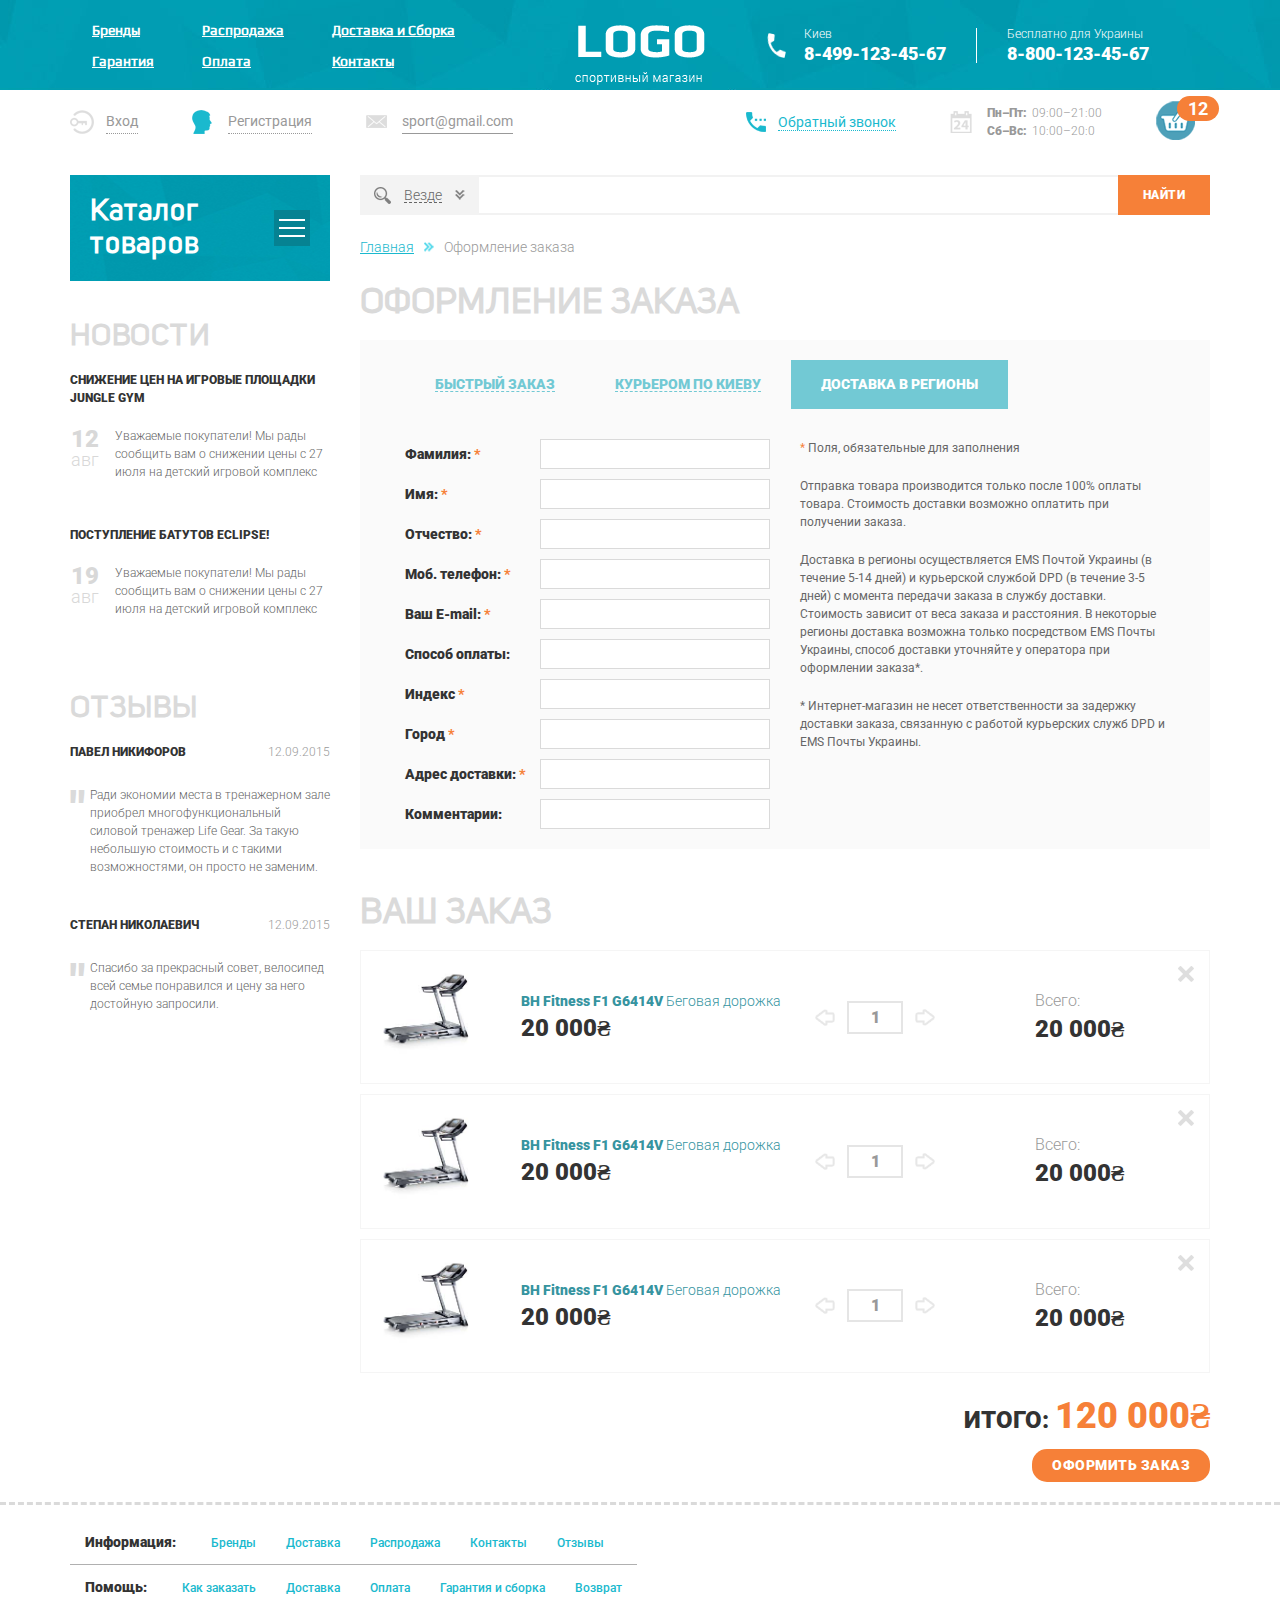
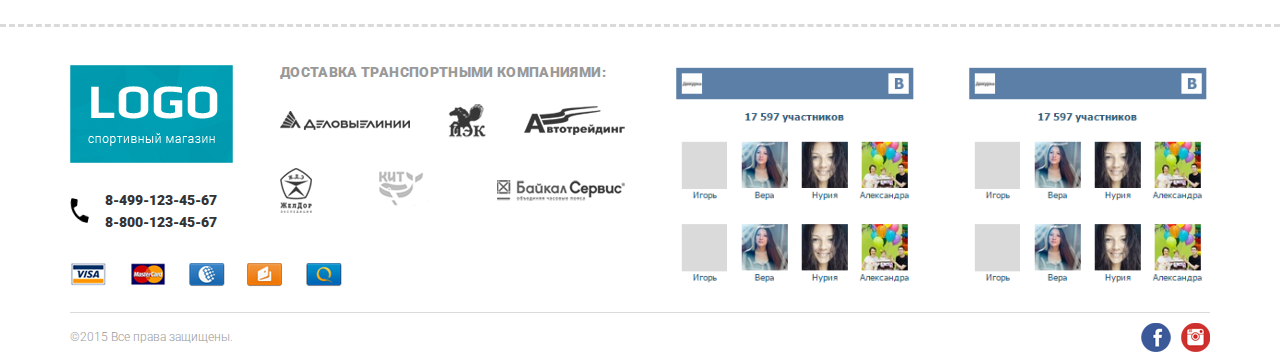
<file: checkout.html>
<!DOCTYPE html>
<html lang="en">

<head>
    <meta charset="UTF-8">
    <meta name="robots" content="none">
    <meta http-equiv="X-UA-Compatible" content="IE=edge">
    <meta name="format-detection" content="telephone=no">
    <meta name="viewport" content="width=device-width, initial-scale=1.0, maximum-scale=1.0, user-scalable=0">
    <link rel="stylesheet" href="css/style.min.css">
    <link rel="shortcut icon" href="favicon.ico">
    <title>Оформление</title>
    <!--<meta name="description" content="">
    <meta name="keywords" content="">
    <meta name="Author" content="">
    <meta name="Copyright" content="">
    <meta name="Address" content="">-->
    <!-- Facebook -->
    <!-- локализация сайта, для русскоязычного сайта ru_RU -->
    <!--<meta property="og:locale" content="ru_RU">-->
    <!-- тип контента, по умолчанию используется article -->
    <!--<meta property="og:type" content="article">-->
    <!-- заголовок страницы, который будет выводится в записи социальной сети -->
    <!--<meta property="og:title" content="">-->
    <!-- описание страницы -->
    <!--<meta property="og:description" content="">-->
    <!-- ссылка на изображение, которое будет публиковаться в записи -->
    <!--<meta property="og:image" content="">-->
    <!-- ссылка на текущую страницу -->
    <!--<meta property="og:url" content="http://">-->
    <!-- название сайта -->
    <!--<meta property="og:site_name" content="">-->
    <!-- Twitter Cards -->
    <!-- Тип карты, по умолчанию используется summary -->
    <!--<meta name="twitter:card" content="summary">-->
    <!-- Имя/логин автора -->
    <!--<meta name="twitter:site" content="">-->
    <!-- Название страницы -->
    <!--<meta name="twitter:title" content="">-->
    <!-- Описание страницы -->
    <!--<meta name="twitter:description" content="">-->
    <!-- Cсылка на изображение -->
    <!--<meta name="twitter:image" content="http://">-->
</head>

<body>
    <div class="wrapper">

        <header class="header">
    <div class="header__top top-header">
        <div class="top-header__content __container">
            <!-- 1 - column -->
            <div class="top-header__column">
                <div class="top-header__menu menu">
                    <div class="menu__icon icon-menu">
                        <span></span>
                    </div>
                    <nav class="menu__body">
                        <ul class="menu__list">
                            <li><a href="#" class="menu__link">Бренды</a></li>
                            <li><a href="#" class="menu__link">Распродажа</a></li>
                            <li><a href="#" class="menu__link">Доставка и Сборка</a></li>
                            <li><a href="#" class="menu__link">Гарантия</a></li>
                            <li><a href="#" class="menu__link">Оплата</a></li>
                            <li><a href="#" class="menu__link">Контакты</a></li>
                        </ul>
                    </nav>
                </div>
            </div>
            <!--/ 1 - column -->

            <!-- 2 - column -->
            <div class="top-header__column">
                <a href="#" class="top-header__logo"><img src="img/Logo.png" alt=""></a>
            </div>
            <!--/ 2 - column -->

            <!-- 3 - column -->
            <div class="top-header__column">
                <div class="top-header__contacts contacts-header">
                    <div class="contacts-header__column">
                        <div class="contacts-header__item contacts-header__item_icon">
                            <div class="contacts-header__label">Киев</div>
                            <a href="tel:84991234567" class="contacts-header__phone">8-499-123-45-67</a>
                        </div>
                    </div>
                    <div class="contacts-header__column">
                        <div class="contacts-header__item">
                            <div class="contacts-header__label">Бесплатно для Украины</div>
                            <a href="tel:88001234567" class="contacts-header__phone">8-800-123-45-67</a>
                        </div>
                    </div>
                </div>
            </div>
            <!--/ 3 - column -->
        </div>
    </div>
    <div class="header__bottom bottom-header">
        <div class="bottom-header__content __container">
            <!-- 1 - column -->
            <div class="bottom-header__column">
                <ul class="bottom-header__actions actions-header">
                    <li>
                        <a href="#" class="actions-header__item actions-header__item_login"><span>Вход</span></a>
                    </li>
                    <li>
                        <a href="#" class="actions-header__item actions-header__item_reg"><span>Регистрация</span></a>
                    </li>
                    <li>
                        <a href="mailto:sport@gmail.com" class="actions-header__item actions-header__item_email"><span>sport@gmail.com</span></a>
                    </li>
                </ul>
            </div>
            <!--/ 1 - column -->

            <!-- 2 - column -->
            <div class="bottom-header__column">
                <div class="bottom-header__info info-header">
                    <div class="info-header__column">
                        <a href="#" class="info-header__callback"><span>Обратный звонок</span></a>
                    </div>
                    <div class="info-header__column">
                        <div class="info-header__shedulle">
                            <p><span>Пн–Пт:</span>09:00–21:00</span></p>
                            <p><span>Сб–Вс:</span>10:00–20:0</span></p>
                        </div>
                    </div>
                    <div class="info-header__column">
                        <a href="#" class="info-header__cart">
                            <span>12</span>
                        </a>
                    </div>
                </div>
            </div>
            <!--/ 2 - column -->
        </div>
    </div>
</header>

        <main class="page">
            <div class="page__container __container">
                <!-- side -->
                <aside class="page__side">
                    <nav class="page__menu menu-page">
                        <!-- top -->
                        <div class="menu-page__header">
                            <div class="menu-page__title">Каталог товаров</div>
                            <div class="menu-page__burger">
                                <span></span>
                            </div>
                        </div>
                        <!--/ top -->

                        <!-- bottom -->
                        <div class="menu-page__body">
                            <ul class="menu-page__list">
                                <li class="menu-page__parent">
                                    <a href="#" class="menu-page__link">Беговые дорожки</a>
                                    <div class="menu-page__submenu submenu-page">
                                        <div class="submenu-page__item">
                                            <ul class="submenu-page__menu">
                                                <li><a href="#" class="submenu-page__link">Всепогодный</a></li>
                                                <li><a href="#" class="submenu-page__link">Для помещений</a></li>
                                                <li><a href="#" class="submenu-page__link">Профессиональный</a></li>
                                                <li><a href="#" class="submenu-page__link">Любительский</a></li>
                                            </ul>
                                            <div class="submenu-page__product">
                                                <div class="item-product">
                                                    <div class="item-product__labels">
                                                        <!-- <div class="item-product__label">Товар дня</div> -->
                                                    </div>
                                                    <a href="#" class="item-product__image">
                                                        <img src="img/products/01.jpg" alt="">
                                                    </a>
                                                    <div class="item-product__body">
                                                        <a href="#" class="item-product__title">Домашний теннисный стол Donic Indoor Roller 800 Green</a>
                                                        <div class="item-product__footer">
                                                            <!-- <div class="item-product__old-price coin">40 000</div> -->
                                                            <a href="#" class="item-product__add"></a>
                                                            <div class="item-product__price coin">20 000</div>
                                                        </div>
                                                    </div>
                                                </div>
                                            </div>
                                        </div>
                                    </div>
                                </li>
                                <li><a href="#" class="menu-page__link">Эллиптические тренажеры</a></li>
                                <li><a href="#" class="menu-page__link">Велотренажеры</a></li>
                                <li class="menu-page__parent">
                                    <a href="#" class="menu-page__link">Гребные тренажеры</a>
                                    <div class="menu-page__submenu submenu-page">
                                        <div class="submenu-page__item">
                                            <ul class="submenu-page__menu">
                                                <li><a href="#" class="submenu-page__link">Всепогодный</a></li>
                                                <li><a href="#" class="submenu-page__link">Для помещений</a></li>
                                                <li><a href="#" class="submenu-page__link">Профессиональный</a></li>
                                                <li><a href="#" class="submenu-page__link">Любительский</a></li>
                                            </ul>
                                            <div class="submenu-page__product">
                                                <div class="item-product">
                                                    <div class="item-product__labels">
                                                        <!-- <div class="item-product__label">Товар дня</div> -->
                                                    </div>
                                                    <a href="#" class="item-product__image">
                                                        <img src="img/products/01.jpg" alt="">
                                                    </a>
                                                    <div class="item-product__body">
                                                        <a href="#" class="item-product__title">Домашний теннисный стол Donic Indoor Roller 800 Green</a>
                                                        <div class="item-product__footer">
                                                            <!-- <div class="item-product__old-price coin">40 000</div> -->
                                                            <a href="#" class="item-product__add"></a>
                                                            <div class="item-product__price coin">20 000</div>
                                                        </div>
                                                    </div>
                                                </div>
                                            </div>
                                        </div>
                                    </div>
                                </li>
                                <li><a href="#" class="menu-page__link">Вибромассажеры</a></li>
                                <li><a href="#" class="menu-page__link">Теннисные столы </a></li>
                                <li><a href="#" class="menu-page__link">Баскетбол</a></li>
                                <li class="menu-page__parent">
                                    <a href="#" class="menu-page__link">Массажные кресла</a>
                                    <div class="menu-page__submenu submenu-page">
                                        <div class="submenu-page__item">
                                            <ul class="submenu-page__menu">
                                                <li><a href="#" class="submenu-page__link">Всепогодный</a></li>
                                                <li><a href="#" class="submenu-page__link">Для помещений</a></li>
                                                <li><a href="#" class="submenu-page__link">Профессиональный</a></li>
                                                <li><a href="#" class="submenu-page__link">Любительский</a></li>
                                            </ul>
                                            <div class="submenu-page__product">
                                                <div class="item-product">
                                                    <div class="item-product__labels">
                                                        <div class="item-product__label">Товар дня</div>
                                                    </div>
                                                    <a href="#" class="item-product__image">
                                                        <img src="img/products/01.jpg" alt="">
                                                    </a>
                                                    <div class="item-product__body">
                                                        <a href="#" class="item-product__title">Домашний теннисный стол Donic Indoor Roller 800 Green</a>
                                                        <div class="item-product__footer">
                                                            <div class="item-product__old-price coin">40 000</div>
                                                            <a href="#" class="item-product__add"></a>
                                                            <div class="item-product__price coin">20 000</div>
                                                        </div>
                                                    </div>
                                                </div>
                                            </div>
                                        </div>
                                    </div>
                                </li>
                                <li class="menu-page__parent">
                                    <a href="#" class="menu-page__link">Массажные столы </a>
                                    <div class="menu-page__submenu submenu-page">
                                        <div class="submenu-page__item">
                                            <ul class="submenu-page__menu">
                                                <li><a href="#" class="submenu-page__link">Всепогодный</a></li>
                                                <li><a href="#" class="submenu-page__link">Для помещений</a></li>
                                                <li><a href="#" class="submenu-page__link">Профессиональный</a></li>
                                                <li><a href="#" class="submenu-page__link">Любительский</a></li>
                                            </ul>
                                            <div class="submenu-page__product">
                                                <div class="item-product">
                                                    <div class="item-product__labels">
                                                        <div class="item-product__label">Товар дня</div>
                                                    </div>
                                                    <a href="#" class="item-product__image">
                                                        <img src="img/products/01.jpg" alt="">
                                                    </a>
                                                    <div class="item-product__body">
                                                        <a href="#" class="item-product__title">Домашний теннисный стол Donic Indoor Roller 800 Green</a>
                                                        <div class="item-product__footer">
                                                            <div class="item-product__old-price coin">40 000</div>
                                                            <a href="#" class="item-product__add"></a>
                                                            <div class="item-product__price coin">20 000</div>
                                                        </div>
                                                    </div>
                                                </div>
                                            </div>
                                        </div>
                                    </div>
                                </li>
                                <li><a href="#" class="menu-page__link">Силовые тренажеры</a></li>
                                <li><a href="#" class="menu-page__link">Батуты</a></li>
                                <li><a href="#" class="menu-page__link">Детские городки</a></li>
                                <li class="menu-page__parent">
                                    <a href="#" class="menu-page__link">Дачная мебель</a>
                                    <div class="menu-page__submenu submenu-page">
                                        <div class="submenu-page__item">
                                            <ul class="submenu-page__menu">
                                                <li><a href="#" class="submenu-page__link">Всепогодный</a></li>
                                                <li><a href="#" class="submenu-page__link">Для помещений</a></li>
                                                <li><a href="#" class="submenu-page__link">Профессиональный</a></li>
                                                <li><a href="#" class="submenu-page__link">Любительский</a></li>
                                            </ul>
                                            <div class="submenu-page__product">
                                                <div class="item-product">
                                                    <div class="item-product__labels">
                                                        <div class="item-product__label">Товар дня</div>
                                                    </div>
                                                    <a href="#" class="item-product__image">
                                                        <img src="img/products/01.jpg" alt="">
                                                    </a>
                                                    <div class="item-product__body">
                                                        <a href="#" class="item-product__title">Домашний теннисный стол Donic Indoor Roller 800 Green</a>
                                                        <div class="item-product__footer">
                                                            <div class="item-product__old-price coin">40 000</div>
                                                            <a href="#" class="item-product__add"></a>
                                                            <div class="item-product__price coin">20 000</div>
                                                        </div>
                                                    </div>
                                                </div>
                                            </div>
                                        </div>
                                    </div>
                                </li>
                                <li><a href="#" class="menu-page__link">Уличные спортивные комплексы</a></li>
                                <li><a href="#" class="menu-page__link">Аксессуары</a></li>
                            </ul>
                        </div>

                        <!--/ bottom -->
                    </nav>
                    <div class="page__side-news news-side">
                        <a href="#" class="news-side__title side-title">Новости</a>
                        <div class="news-side__items">
                            <div class="news-side__item">
                                <a href="#" class="news-side__label">Снижение цен на игровые площадки Jungle Gym</a>
                                <div class="news-side__body">
                                    <div class="news-side__data"><span>12</span>авг</div>
                                    <div class="news-side__text">Уважаемые покупатели! Мы рады сообщить вам о снижении цены с 27 июля на детский игровой комплекс</div>
                                </div>
                            </div>
                            <div class="news-side__item">
                                <a href="#" class="news-side__label">Поступление батутов Eclipse!</a>
                                <div class="news-side__body">
                                    <div class="news-side__data"><span>19</span>авг</div>
                                    <div class="news-side__text">Уважаемые покупатели! Мы рады сообщить вам о снижении цены с 27 июля на детский игровой комплекс</div>
                                </div>
                            </div>
                        </div>
                    </div>
                    <div class="page__side-reviews reviews-side">
                        <a href="#" class="reviews-side__title side-title">Отзывы</a>
                        <div class="reviews-side__items">
                            <a href="#" class="reviews-side__item">
                                <div class="reviews-side__header">
                                    <div class="reviews-side__user">Павел Никифоров</div>
                                    <div class="reviews-side__data">12.09.2015</div>
                                </div>
                                <div class="reviews-side__body">
                                    Ради экономии места в тренажерном
                                    зале приобрел многофункциональный
                                    силовой тренажер Life Gear. За такую
                                    небольшую стоимость и с такими
                                    возможностями, он просто не
                                    заменим.
                                </div>
                            </a>
                            <a href="#" class="reviews-side__item">
                                <div class="reviews-side__header">
                                    <div class="reviews-side__user">Степан Николаевич</div>
                                    <div class="reviews-side__data">12.09.2015</div>
                                </div>
                                <div class="reviews-side__body">
                                    Спасибо за прекрасный совет, велосипед всей семье понравился и цену за него достойную запросили.
                                </div>
                            </a>
                        </div>
                    </div>
                </aside>
                <!-- /side -->

                <!-- main content -->
                <div class="page__content">
                    <form action="#" class="page__search search-page">
                        <div class="search-page__select">
                            <div class="search-page__title"><span>Везде</span><span data-text="Выбрано:" class="search-page__quantity"></span></div>
                            <div class="search-page__categories categories-search">
                                <div class="categories-search__row">
                                    <div class="categories-search__column">
                                        <ul class="categories-search__list">
                                            <li>
                                                <label class="categories-search__checkbox checkbox">
                                                    <input data-error="Ошибка" class="checkbox__input" type="checkbox" value="1" name="form[]">
                                                    <span class="checkbox__text"><span>Беговые дорожки</span></span>
                                                </label>
                                            </li>
                                            <li>
                                                <label class="categories-search__checkbox checkbox">
                                                    <input data-error="Ошибка" class="checkbox__input" type="checkbox" value="1" name="form[]">
                                                    <span class="checkbox__text"><span>Эллиптические тренажеры</span></span>
                                                </label>
                                            </li>
                                            <li>
                                                <label class="categories-search__checkbox checkbox">
                                                    <input data-error="Ошибка" class="checkbox__input" type="checkbox" value="1" name="form[]">
                                                    <span class="checkbox__text"><span>Велотренажеры</span></span>
                                                </label>
                                            </li>
                                            <li>
                                                <label class="categories-search__checkbox checkbox">
                                                    <input data-error="Ошибка" class="checkbox__input" type="checkbox" value="1" name="form[]">
                                                    <span class="checkbox__text"><span>Гребные тренажеры</span></span>
                                                </label>
                                            </li>
                                            <li>
                                                <label class="categories-search__checkbox checkbox">
                                                    <input data-error="Ошибка" class="checkbox__input" type="checkbox" value="1" name="form[]">
                                                    <span class="checkbox__text"><span>Беговые дорожки</span></span>
                                                </label>
                                            </li>
                                        </ul>
                                    </div>
                                    <div class="categories-search__column">
                                        <ul class="categories-search__list">
                                            <li>
                                                <label class="categories-search__checkbox checkbox">
                                                    <input data-error="Ошибка" class="checkbox__input" type="checkbox" value="1" name="form[]">
                                                    <span class="checkbox__text"><span>Беговые дорожки</span></span>
                                                </label>
                                            </li>
                                            <li>
                                                <label class="categories-search__checkbox checkbox">
                                                    <input data-error="Ошибка" class="checkbox__input" type="checkbox" value="1" name="form[]">
                                                    <span class="checkbox__text"><span>Эллиптические тренажеры</span></span>
                                                </label>
                                            </li>
                                            <li>
                                                <label class="categories-search__checkbox checkbox">
                                                    <input data-error="Ошибка" class="checkbox__input" type="checkbox" value="1" name="form[]">
                                                    <span class="checkbox__text"><span>Велотренажеры</span></span>
                                                </label>
                                            </li>
                                            <li>
                                                <label class="categories-search__checkbox checkbox">
                                                    <input data-error="Ошибка" class="checkbox__input" type="checkbox" value="1" name="form[]">
                                                    <span class="checkbox__text"><span>Гребные тренажеры</span></span>
                                                </label>
                                            </li>
                                            <li>
                                                <label class="categories-search__checkbox checkbox">
                                                    <input data-error="Ошибка" class="checkbox__input" type="checkbox" value="1" name="form[]">
                                                    <span class="checkbox__text"><span>Беговые дорожки</span></span>
                                                </label>
                                            </li>
                                        </ul>
                                    </div>
                                    <div class="categories-search__column">
                                        <ul class="categories-search__list">
                                            <li>
                                                <label class="categories-search__checkbox checkbox">
                                                    <input data-error="Ошибка" class="checkbox__input" type="checkbox" value="1" name="form[]">
                                                    <span class="checkbox__text"><span>Беговые дорожки</span></span>
                                                </label>
                                            </li>
                                            <li>
                                                <label class="categories-search__checkbox checkbox">
                                                    <input data-error="Ошибка" class="checkbox__input" type="checkbox" value="1" name="form[]">
                                                    <span class="checkbox__text"><span>Эллиптические тренажеры</span></span>
                                                </label>
                                            </li>
                                            <li>
                                                <label class="categories-search__checkbox checkbox">
                                                    <input data-error="Ошибка" class="checkbox__input" type="checkbox" value="1" name="form[]">
                                                    <span class="checkbox__text"><span>Велотренажеры</span></span>
                                                </label>
                                            </li>
                                            <li>
                                                <label class="categories-search__checkbox checkbox">
                                                    <input data-error="Ошибка" class="checkbox__input" type="checkbox" value="1" name="form[]">
                                                    <span class="checkbox__text"><span>Гребные тренажеры</span></span>
                                                </label>
                                            </li>
                                            <li>
                                                <label class="categories-search__checkbox checkbox">
                                                    <input data-error="Ошибка" class="checkbox__input" type="checkbox" value="1" name="form[]">
                                                    <span class="checkbox__text"><span>Беговые дорожки</span></span>
                                                </label>
                                            </li>
                                        </ul>
                                    </div>
                                </div>
                            </div>
                        </div>
                        <div class="search-page__input">
                            <input autocomplete="off" type="text" name="form[]" data-error="Ошибка" data-value="" class="input">
                        </div>
                        <button type="submit" class="search-page__btn btn">Найти</button>
                    </form>
                    <nav class="breadcrumbs">
                        <ul class="breadcrumbs__list">
                            <li>
                                <a href="#" class="breadcrumbs__link">Главная</a>
                            </li>
                            <li>
                                <span class="breadcrumbs__item">Оформление заказа</span>
                            </li>
                        </ul>
                    </nav>
                    <form action="#" class="checkout">
                        <div class="checkout__title title-checkout">Оформление заказа</div>
                        <div class="checkout__content content-checkout _tabs">
                            <nav class="content-checkout__nav">
                                <div class="content-checkout__item _tabs-item"><span>Быстрый заказ</span></div>
                                <div class="content-checkout__item _tabs-item"><span>Курьером по Киеву</span></div>
                                <div class="content-checkout__item _tabs-item _active"><span>Доставка в регионы</span></div>
                            </nav>
                            <div class="content-checkout__body">
                                <div class="content-checkout__block _tabs-block"></div>
                                <div class="content-checkout__block _tabs-block"></div>
                                <div class="content-checkout__block _tabs-block _active">
                                    <div class="content-checkout__form form-checkout">
                                        <div class="form-checkout__column">
                                            <div class="form-checkout__line">
                                                <div class="form-checkout__label">Фамилия:&nbsp;<span>*</span></div>
                                                <div class="form-checkout__input">
                                                    <input autocomplete="off" type="text" name="form[]" data-error="Ошибка" data-value="" class="input">
                                                </div>
                                            </div>
                                            <div class="form-checkout__line">
                                                <div class="form-checkout__label">Имя:&nbsp;<span>*</span></div>
                                                <div class="form-checkout__input">
                                                    <input autocomplete="off" type="text" name="form[]" data-error="Ошибка" data-value="" class="input">
                                                </div>
                                            </div>
                                            <div class="form-checkout__line">
                                                <div class="form-checkout__label">Отчество:&nbsp;<span>*</span></div>
                                                <div class="form-checkout__input">
                                                    <input autocomplete="off" type="text" name="form[]" data-error="Ошибка" data-value="" class="input">
                                                </div>
                                            </div>
                                            <div class="form-checkout__line">
                                                <div class="form-checkout__label">Моб. телефон:&nbsp;<span>*</span></div>
                                                <div class="form-checkout__input">
                                                    <input autocomplete="off" type="text" name="form[]" data-error="Ошибка" data-value="" class="input">
                                                </div>
                                            </div>
                                            <div class="form-checkout__line">
                                                <div class="form-checkout__label">Ваш E-mail:&nbsp;<span>*</span></div>
                                                <div class="form-checkout__input">
                                                    <input autocomplete="off" type="text" name="form[]" data-error="Ошибка" data-value="" class="input">
                                                </div>
                                            </div>
                                            <div class="form-checkout__line">
                                                <div class="form-checkout__label">Способ оплаты:</div>
                                                <div class="form-checkout__input">
                                                    <input autocomplete="off" type="text" name="form[]" data-error="Ошибка" data-value="" class="input">
                                                </div>
                                            </div>
                                            <div class="form-checkout__line">
                                                <div class="form-checkout__label">Индекс&nbsp;<span>*</span></div>
                                                <div class="form-checkout__input">
                                                    <input autocomplete="off" type="text" name="form[]" data-error="Ошибка" data-value="" class="input">
                                                </div>
                                            </div>
                                            <div class="form-checkout__line">
                                                <div class="form-checkout__label">Город&nbsp;<span>*</span></div>
                                                <div class="form-checkout__input">
                                                    <input autocomplete="off" type="text" name="form[]" data-error="Ошибка" data-value="" class="input">
                                                </div>
                                            </div>
                                            <div class="form-checkout__line">
                                                <div class="form-checkout__label">Адрес доставки:&nbsp;<span>*</span></div>
                                                <div class="form-checkout__input">
                                                    <input autocomplete="off" type="text" name="form[]" data-error="Ошибка" data-value="" class="input">
                                                </div>
                                            </div>
                                            <div class="form-checkout__line">
                                                <div class="form-checkout__label">Комментарии:</div>
                                                <div class="form-checkout__input">
                                                    <input autocomplete="off" type="text" name="form[]" data-error="Ошибка" data-value="" class="input">
                                                </div>
                                            </div>
                                        </div>
                                        <div class="form-checkout__column">
                                            <div class="form-checkout__text">
                                                <p><span>*</span> Поля, обязательные для заполнения</p>
                                                <p>
                                                    Отправка товара производится только после 100% оплаты
                                                    товара. Стоимость доставки возможно оплатить при
                                                    получении заказа.
                                                </p>
                                                <p>
                                                    Доставка в регионы осуществляется EMS Почтой Украины
                                                    (в течение 5-14 дней) и курьерской службой DPD (в течение
                                                    3-5 дней) с момента передачи заказа в службу доставки.
                                                    Стоимость зависит от веса заказа и расстояния. В некоторые
                                                    регионы доставка возможна только посредством EMS Почты
                                                    Украины, способ доставки уточняйте у оператора при
                                                    оформлении заказа*.
                                                </p>
                                                <p>
                                                    * Интернет-магазин не несет ответственности за задержку
                                                    доставки заказа, связанную с работой курьерских служб DPD
                                                    и EMS Почты Украины.
                                                </p>
                                            </div>
                                        </div>
                                    </div>
                                </div>
                            </div>
                        </div>
                        <div class="checkout__order order-checkout">
                            <div class="order-checkout__title title-checkout">Ваш заказ</div>
                            <div class="order-checkout__items">
                                <div class="order-checkout__item item-order">
                                    <div class="item-order__content">
                                        <a href="#" class="item-order__image"><img src="img/products/02.jpg" alt=""></a>
                                        <div class="item-order__body">
                                            <a href="#" class="item-order__title"><span>BH Fitness F1 G6414V</span> Беговая дорожка</a>
                                            <div class="item-order__price coin">20 000</div>
                                        </div>
                                    </div>
                                    <div class="item-order__quantity">
                                        <div class="quantity">
                                            <div class="quantity__button quantity__button_minus"></div>
                                            <div class="quantity__input">
                                                <input autocomplete="off" type="text" name="form[]" value="1">
                                            </div>
                                            <div class="quantity__button quantity__button_plus"></div>
                                        </div>
                                    </div>
                                    <div class="item-order__total">
                                        <div class="item-order__label">Всего: </div>
                                        <div class="item-order__price coin">20 000</div>
                                    </div>
                                    <a href="" class="item-order__delete"></a>
                                </div>
                                <div class="order-checkout__item item-order">
                                    <div class="item-order__content">
                                        <a href="#" class="item-order__image"><img src="img/products/02.jpg" alt=""></a>
                                        <div class="item-order__body">
                                            <a href="#" class="item-order__title"><span>BH Fitness F1 G6414V</span> Беговая дорожка</a>
                                            <div class="item-order__price coin">20 000</div>
                                        </div>
                                    </div>
                                    <div class="item-order__quantity">
                                        <div class="quantity">
                                            <div class="quantity__button quantity__button_minus"></div>
                                            <div class="quantity__input">
                                                <input autocomplete="off" type="text" name="form[]" value="1">
                                            </div>
                                            <div class="quantity__button quantity__button_plus"></div>
                                        </div>
                                    </div>
                                    <div class="item-order__total">
                                        <div class="item-order__label">Всего: </div>
                                        <div class="item-order__price coin">20 000</div>
                                    </div>
                                    <a href="" class="item-order__delete"></a>
                                </div>
                                <div class="order-checkout__item item-order">
                                    <div class="item-order__content">
                                        <a href="#" class="item-order__image"><img src="img/products/02.jpg" alt=""></a>
                                        <div class="item-order__body">
                                            <a href="#" class="item-order__title"><span>BH Fitness F1 G6414V</span> Беговая дорожка</a>
                                            <div class="item-order__price coin">20 000</div>
                                        </div>
                                    </div>
                                    <div class="item-order__quantity">
                                        <div class="quantity">
                                            <div class="quantity__button quantity__button_minus"></div>
                                            <div class="quantity__input">
                                                <input autocomplete="off" type="text" name="form[]" value="1">
                                            </div>
                                            <div class="quantity__button quantity__button_plus"></div>
                                        </div>
                                    </div>
                                    <div class="item-order__total">
                                        <div class="item-order__label">Всего: </div>
                                        <div class="item-order__price coin">20 000</div>
                                    </div>
                                    <a href="" class="item-order__delete"></a>
                                </div>
                            </div>
                            <div class="order-checkout__footer">
                                <div class="order-checkout__total">Итого: <span class="coin">120 000</span></div>
                                <button type="submit" class="order-checkout__btn btn">Оформить заказ</button>
                            </div>
                        </div>
                    </form>
                </div>
            </div>
            <!-- /main content -->
            <div class="page__info-menu info-menu">
                <div class="info-menu__container __container">
                    <div class="info-menu__body">
                        <div class="info-menu__line">
                            <div class="info-menu__lable">Информация:</div>
                            <ul class="info-menu__list">
                                <li><a href="#" class="info-menu__link">Бренды</a></li>
                                <li><a href="#" class="info-menu__link">Доставка</a></li>
                                <li><a href="#" class="info-menu__link">Распродажа</a></li>
                                <li><a href="#" class="info-menu__link">Контакты</a></li>
                                <li><a href="#" class="info-menu__link">Отзывы</a></li>
                            </ul>
                        </div>
                        <div class="info-menu__line">
                            <div class="info-menu__lable">Помощь:</div>
                            <ul class="info-menu__list">
                                <li><a href="#" class="info-menu__link">Как заказать</a></li>
                                <li><a href="#" class="info-menu__link">Доставка</a></li>
                                <li><a href="#" class="info-menu__link">Оплата</a></li>
                                <li><a href="#" class="info-menu__link">Гарантия и сборка</a></li>
                                <li><a href="#" class="info-menu__link">Возврат</a></li>
                            </ul>
                        </div>
                    </div>
                </div>
            </div>
        </main><!-- /main -->

        <footer class="footer">
    <div class="footer__content __container">
        <div class="footer__body">
            <div class="footer__column">
                <div class="footer__block block-footer">
                    <div class="block-footer__column">
                        <a href="#" class="logo-footer">
                            <img src="img/footer_logo.jpg" alt="">
                        </a>
                        <div class="block-footer__phones">
                            <p><a href="tel:84991234567" class="block-footer__phone">8-499-123-45-67</a></p>
                            <p><a href="tel:88001234567" class="block-footer__phone">8-800-123-45-67</a></p>
                        </div>
                    </div>
                    <div class="block-footer__column">
                        <div class="block-footer__delivery delivery-footer">
                            <div class="delivery-footer__title">Доставка транспортными компаниями:</div>
                            <div class="delivery-footer__items">
                                <div class="delivery-footer__item">
                                    <img src="img/delivery/01.png" alt="">
                                </div>
                                <div class="delivery-footer__item">
                                    <img src="img/delivery/02.png" alt="">
                                </div>
                                <div class="delivery-footer__item">
                                    <img src="img/delivery/03.png" alt="">
                                </div>
                                <div class="delivery-footer__item">
                                    <img src="img/delivery/04.png" alt="">
                                </div>
                                <div class="delivery-footer__item">
                                    <img src="img/delivery/05.png" alt="">
                                </div>
                                <div class="delivery-footer__item">
                                    <img src="img/delivery/06.png" alt="">
                                </div>
                            </div>
                        </div>
                    </div>
                </div>
                <div class="footer__payments">
                    <img src="img/icons/payment.png" alt="">
                </div>
            </div>
            <div class="footer__column">
                <div class="footer__widgets widgets-footer">
                    <div class="widgets-footer__column">
                        <img src="img/vd.png" alt="">
                    </div>
                    <div class="widgets-footer__column">
                        <img src="img/vd.png" alt="">
                    </div>
                </div>
            </div>
        </div>
        <div class="footer__bottom">
            <div class="footer__copy">©2015 Все права защищены.</div>
            <div class="footer__social social-footer">
                <a href="#" class="social-footer__item">
                    <img src="img/social/facebook.png" alt="">
                </a>
                <a href="#" class="social-footer__item">
                    <img src="img/social/instagram.png" alt="">
                </a>
            </div>
        </div>
    </div>
</footer>

    </div><!-- /wrapper -->

    <script src="js/app.min.js"></script>
</body>

</html>
</file>
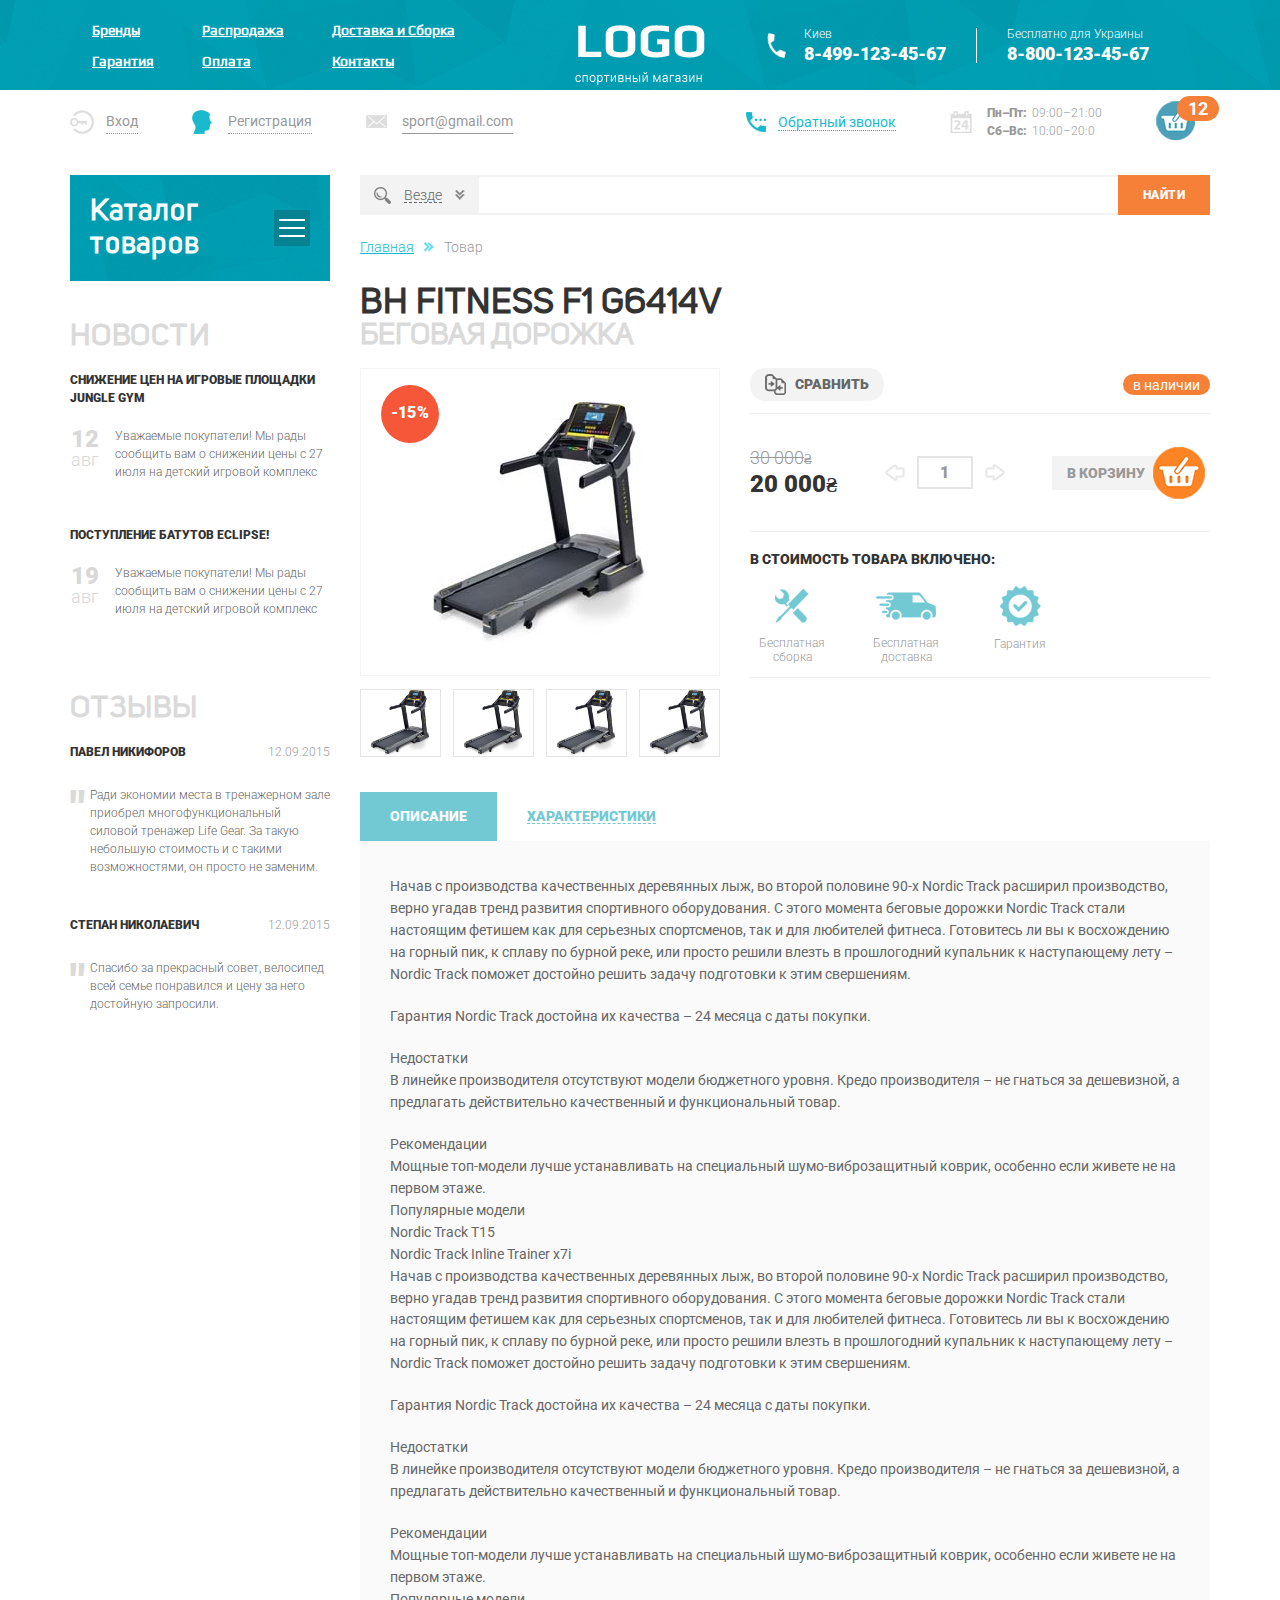
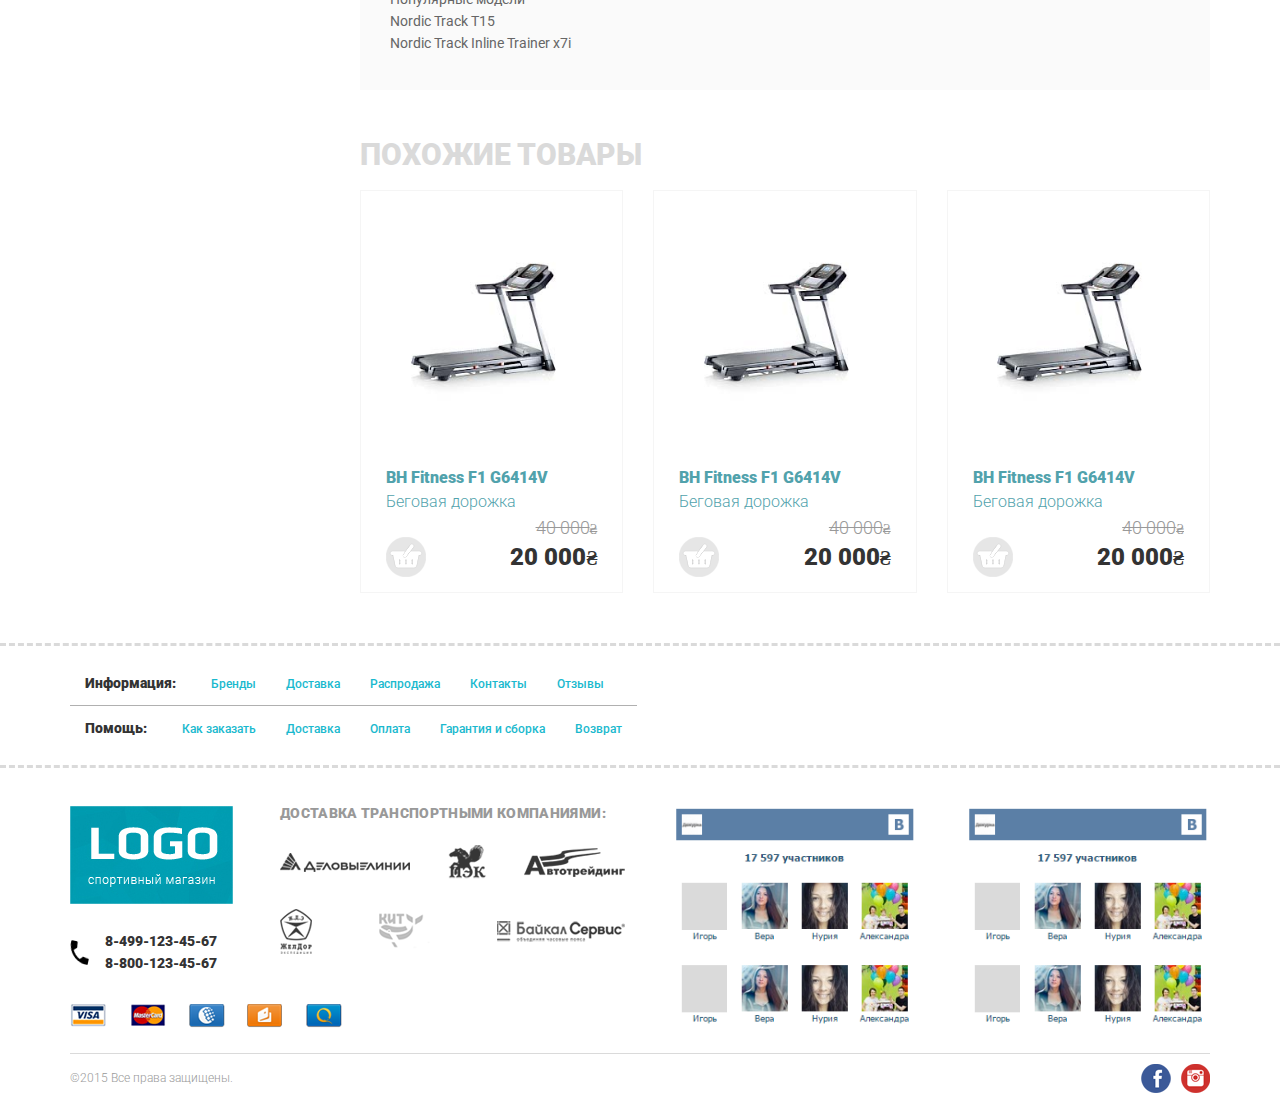
<file: product.html>
<!DOCTYPE html>
<html lang="en">

<head>
    <meta charset="UTF-8">
    <meta name="robots" content="none">
    <meta http-equiv="X-UA-Compatible" content="IE=edge">
    <meta name="format-detection" content="telephone=no">
    <meta name="viewport" content="width=device-width, initial-scale=1.0, maximum-scale=1.0, user-scalable=0">
    <link rel="stylesheet" href="css/style.min.css">
    <link rel="shortcut icon" href="favicon.ico">
    <title>Товар</title>
    <!--<meta name="description" content="">
    <meta name="keywords" content="">
    <meta name="Author" content="">
    <meta name="Copyright" content="">
    <meta name="Address" content="">-->
    <!-- Facebook -->
    <!-- локализация сайта, для русскоязычного сайта ru_RU -->
    <!--<meta property="og:locale" content="ru_RU">-->
    <!-- тип контента, по умолчанию используется article -->
    <!--<meta property="og:type" content="article">-->
    <!-- заголовок страницы, который будет выводится в записи социальной сети -->
    <!--<meta property="og:title" content="">-->
    <!-- описание страницы -->
    <!--<meta property="og:description" content="">-->
    <!-- ссылка на изображение, которое будет публиковаться в записи -->
    <!--<meta property="og:image" content="">-->
    <!-- ссылка на текущую страницу -->
    <!--<meta property="og:url" content="http://">-->
    <!-- название сайта -->
    <!--<meta property="og:site_name" content="">-->
    <!-- Twitter Cards -->
    <!-- Тип карты, по умолчанию используется summary -->
    <!--<meta name="twitter:card" content="summary">-->
    <!-- Имя/логин автора -->
    <!--<meta name="twitter:site" content="">-->
    <!-- Название страницы -->
    <!--<meta name="twitter:title" content="">-->
    <!-- Описание страницы -->
    <!--<meta name="twitter:description" content="">-->
    <!-- Cсылка на изображение -->
    <!--<meta name="twitter:image" content="http://">-->
</head>

<body>
    <div class="wrapper">

        <header class="header">
    <div class="header__top top-header">
        <div class="top-header__content __container">
            <!-- 1 - column -->
            <div class="top-header__column">
                <div class="top-header__menu menu">
                    <div class="menu__icon icon-menu">
                        <span></span>
                    </div>
                    <nav class="menu__body">
                        <ul class="menu__list">
                            <li><a href="#" class="menu__link">Бренды</a></li>
                            <li><a href="#" class="menu__link">Распродажа</a></li>
                            <li><a href="#" class="menu__link">Доставка и Сборка</a></li>
                            <li><a href="#" class="menu__link">Гарантия</a></li>
                            <li><a href="#" class="menu__link">Оплата</a></li>
                            <li><a href="#" class="menu__link">Контакты</a></li>
                        </ul>
                    </nav>
                </div>
            </div>
            <!--/ 1 - column -->

            <!-- 2 - column -->
            <div class="top-header__column">
                <a href="#" class="top-header__logo"><img src="img/Logo.png" alt=""></a>
            </div>
            <!--/ 2 - column -->

            <!-- 3 - column -->
            <div class="top-header__column">
                <div class="top-header__contacts contacts-header">
                    <div class="contacts-header__column">
                        <div class="contacts-header__item contacts-header__item_icon">
                            <div class="contacts-header__label">Киев</div>
                            <a href="tel:84991234567" class="contacts-header__phone">8-499-123-45-67</a>
                        </div>
                    </div>
                    <div class="contacts-header__column">
                        <div class="contacts-header__item">
                            <div class="contacts-header__label">Бесплатно для Украины</div>
                            <a href="tel:88001234567" class="contacts-header__phone">8-800-123-45-67</a>
                        </div>
                    </div>
                </div>
            </div>
            <!--/ 3 - column -->
        </div>
    </div>
    <div class="header__bottom bottom-header">
        <div class="bottom-header__content __container">
            <!-- 1 - column -->
            <div class="bottom-header__column">
                <ul class="bottom-header__actions actions-header">
                    <li>
                        <a href="#" class="actions-header__item actions-header__item_login"><span>Вход</span></a>
                    </li>
                    <li>
                        <a href="#" class="actions-header__item actions-header__item_reg"><span>Регистрация</span></a>
                    </li>
                    <li>
                        <a href="mailto:sport@gmail.com" class="actions-header__item actions-header__item_email"><span>sport@gmail.com</span></a>
                    </li>
                </ul>
            </div>
            <!--/ 1 - column -->

            <!-- 2 - column -->
            <div class="bottom-header__column">
                <div class="bottom-header__info info-header">
                    <div class="info-header__column">
                        <a href="#" class="info-header__callback"><span>Обратный звонок</span></a>
                    </div>
                    <div class="info-header__column">
                        <div class="info-header__shedulle">
                            <p><span>Пн–Пт:</span>09:00–21:00</span></p>
                            <p><span>Сб–Вс:</span>10:00–20:0</span></p>
                        </div>
                    </div>
                    <div class="info-header__column">
                        <a href="#" class="info-header__cart">
                            <span>12</span>
                        </a>
                    </div>
                </div>
            </div>
            <!--/ 2 - column -->
        </div>
    </div>
</header>

        <main class="page">
            <div class="page__container __container">
                <!-- side -->
                <aside class="page__side">
                    <nav class="page__menu menu-page">
                        <!-- top -->

                        <div class="menu-page__header">
                            <div class="menu-page__title">Каталог товаров</div>
                            <div class="menu-page__burger">
                                <span></span>
                            </div>
                        </div>
                        <!--/ top -->

                        <!-- bottom -->
                        <div class="menu-page__body">
                            <ul class="menu-page__list">
                                <li class="menu-page__parent">
                                    <a href="#" class="menu-page__link">Беговые дорожки</a>
                                    <div class="menu-page__submenu submenu-page">
                                        <div class="submenu-page__item">
                                            <ul class="submenu-page__menu">
                                                <li><a href="#" class="submenu-page__link">Всепогодный</a></li>
                                                <li><a href="#" class="submenu-page__link">Для помещений</a></li>
                                                <li><a href="#" class="submenu-page__link">Профессиональный</a></li>
                                                <li><a href="#" class="submenu-page__link">Любительский</a></li>
                                            </ul>
                                            <div class="submenu-page__product">
                                                <div class="item-product">
                                                    <div class="item-product__labels">
                                                        <!-- <div class="item-product__label">Товар дня</div> -->
                                                    </div>
                                                    <a href="#" class="item-product__image">
                                                        <img src="img/products/01.jpg" alt="">
                                                    </a>
                                                    <div class="item-product__body">
                                                        <a href="#" class="item-product__title">Домашний теннисный стол Donic Indoor Roller 800 Green</a>
                                                        <div class="item-product__footer">
                                                            <!-- <div class="item-product__old-price coin">40 000</div> -->
                                                            <a href="#" class="item-product__add"></a>
                                                            <div class="item-product__price coin">20 000</div>
                                                        </div>
                                                    </div>
                                                </div>
                                            </div>
                                        </div>
                                    </div>
                                </li>
                                <li><a href="#" class="menu-page__link">Эллиптические тренажеры</a></li>
                                <li><a href="#" class="menu-page__link">Велотренажеры</a></li>
                                <li class="menu-page__parent">
                                    <a href="#" class="menu-page__link">Гребные тренажеры</a>
                                    <div class="menu-page__submenu submenu-page">
                                        <div class="submenu-page__item">
                                            <ul class="submenu-page__menu">
                                                <li><a href="#" class="submenu-page__link">Всепогодный</a></li>
                                                <li><a href="#" class="submenu-page__link">Для помещений</a></li>
                                                <li><a href="#" class="submenu-page__link">Профессиональный</a></li>
                                                <li><a href="#" class="submenu-page__link">Любительский</a></li>
                                            </ul>
                                            <div class="submenu-page__product">
                                                <div class="item-product">
                                                    <div class="item-product__labels">
                                                        <!-- <div class="item-product__label">Товар дня</div> -->
                                                    </div>
                                                    <a href="#" class="item-product__image">
                                                        <img src="img/products/01.jpg" alt="">
                                                    </a>
                                                    <div class="item-product__body">
                                                        <a href="#" class="item-product__title">Домашний теннисный стол Donic Indoor Roller 800 Green</a>
                                                        <div class="item-product__footer">
                                                            <!-- <div class="item-product__old-price coin">40 000</div> -->
                                                            <a href="#" class="item-product__add"></a>
                                                            <div class="item-product__price coin">20 000</div>
                                                        </div>
                                                    </div>
                                                </div>
                                            </div>
                                        </div>
                                    </div>
                                </li>
                                <li><a href="#" class="menu-page__link">Вибромассажеры</a></li>
                                <li><a href="#" class="menu-page__link">Теннисные столы </a></li>
                                <li><a href="#" class="menu-page__link">Баскетбол</a></li>
                                <li class="menu-page__parent">
                                    <a href="#" class="menu-page__link">Массажные кресла</a>
                                    <div class="menu-page__submenu submenu-page">
                                        <div class="submenu-page__item">
                                            <ul class="submenu-page__menu">
                                                <li><a href="#" class="submenu-page__link">Всепогодный</a></li>
                                                <li><a href="#" class="submenu-page__link">Для помещений</a></li>
                                                <li><a href="#" class="submenu-page__link">Профессиональный</a></li>
                                                <li><a href="#" class="submenu-page__link">Любительский</a></li>
                                            </ul>
                                            <div class="submenu-page__product">
                                                <div class="item-product">
                                                    <div class="item-product__labels">
                                                        <div class="item-product__label">Товар дня</div>
                                                    </div>
                                                    <a href="#" class="item-product__image">
                                                        <img src="img/products/01.jpg" alt="">
                                                    </a>
                                                    <div class="item-product__body">
                                                        <a href="#" class="item-product__title">Домашний теннисный стол Donic Indoor Roller 800 Green</a>
                                                        <div class="item-product__footer">
                                                            <div class="item-product__old-price coin">40 000</div>
                                                            <a href="#" class="item-product__add"></a>
                                                            <div class="item-product__price coin">20 000</div>
                                                        </div>
                                                    </div>
                                                </div>
                                            </div>
                                        </div>
                                    </div>
                                </li>
                                <li class="menu-page__parent">
                                    <a href="#" class="menu-page__link">Массажные столы </a>
                                    <div class="menu-page__submenu submenu-page">
                                        <div class="submenu-page__item">
                                            <ul class="submenu-page__menu">
                                                <li><a href="#" class="submenu-page__link">Всепогодный</a></li>
                                                <li><a href="#" class="submenu-page__link">Для помещений</a></li>
                                                <li><a href="#" class="submenu-page__link">Профессиональный</a></li>
                                                <li><a href="#" class="submenu-page__link">Любительский</a></li>
                                            </ul>
                                            <div class="submenu-page__product">
                                                <div class="item-product">
                                                    <div class="item-product__labels">
                                                        <div class="item-product__label">Товар дня</div>
                                                    </div>
                                                    <a href="#" class="item-product__image">
                                                        <img src="img/products/01.jpg" alt="">
                                                    </a>
                                                    <div class="item-product__body">
                                                        <a href="#" class="item-product__title">Домашний теннисный стол Donic Indoor Roller 800 Green</a>
                                                        <div class="item-product__footer">
                                                            <div class="item-product__old-price coin">40 000</div>
                                                            <a href="#" class="item-product__add"></a>
                                                            <div class="item-product__price coin">20 000</div>
                                                        </div>
                                                    </div>
                                                </div>
                                            </div>
                                        </div>
                                    </div>
                                </li>
                                <li><a href="#" class="menu-page__link">Силовые тренажеры</a></li>
                                <li><a href="#" class="menu-page__link">Батуты</a></li>
                                <li><a href="#" class="menu-page__link">Детские городки</a></li>
                                <li class="menu-page__parent">
                                    <a href="#" class="menu-page__link">Дачная мебель</a>
                                    <div class="menu-page__submenu submenu-page">
                                        <div class="submenu-page__item">
                                            <ul class="submenu-page__menu">
                                                <li><a href="#" class="submenu-page__link">Всепогодный</a></li>
                                                <li><a href="#" class="submenu-page__link">Для помещений</a></li>
                                                <li><a href="#" class="submenu-page__link">Профессиональный</a></li>
                                                <li><a href="#" class="submenu-page__link">Любительский</a></li>
                                            </ul>
                                            <div class="submenu-page__product">
                                                <div class="item-product">
                                                    <div class="item-product__labels">
                                                        <div class="item-product__label">Товар дня</div>
                                                    </div>
                                                    <a href="#" class="item-product__image">
                                                        <img src="img/products/01.jpg" alt="">
                                                    </a>
                                                    <div class="item-product__body">
                                                        <a href="#" class="item-product__title">Домашний теннисный стол Donic Indoor Roller 800 Green</a>
                                                        <div class="item-product__footer">
                                                            <div class="item-product__old-price coin">40 000</div>
                                                            <a href="#" class="item-product__add"></a>
                                                            <div class="item-product__price coin">20 000</div>
                                                        </div>
                                                    </div>
                                                </div>
                                            </div>
                                        </div>
                                    </div>
                                </li>
                                <li><a href="#" class="menu-page__link">Уличные спортивные комплексы</a></li>
                                <li><a href="#" class="menu-page__link">Аксессуары</a></li>
                            </ul>
                        </div>

                        <!--/ bottom -->
                    </nav>
                    <div class="page__side-news news-side">
                        <a href="#" class="news-side__title side-title">Новости</a>
                        <div class="news-side__items">
                            <div class="news-side__item">
                                <a href="#" class="news-side__label">Снижение цен на игровые площадки Jungle Gym</a>
                                <div class="news-side__body">
                                    <div class="news-side__data"><span>12</span>авг</div>
                                    <div class="news-side__text">Уважаемые покупатели! Мы рады сообщить вам о снижении цены с 27 июля на детский игровой комплекс</div>
                                </div>
                            </div>
                            <div class="news-side__item">
                                <a href="#" class="news-side__label">Поступление батутов Eclipse!</a>
                                <div class="news-side__body">
                                    <div class="news-side__data"><span>19</span>авг</div>
                                    <div class="news-side__text">Уважаемые покупатели! Мы рады сообщить вам о снижении цены с 27 июля на детский игровой комплекс</div>
                                </div>
                            </div>
                        </div>
                    </div>
                    <div class="page__side-reviews reviews-side">
                        <a href="#" class="reviews-side__title side-title">Отзывы</a>
                        <div class="reviews-side__items">
                            <a href="#" class="reviews-side__item">
                                <div class="reviews-side__header">
                                    <div class="reviews-side__user">Павел Никифоров</div>
                                    <div class="reviews-side__data">12.09.2015</div>
                                </div>
                                <div class="reviews-side__body">
                                    Ради экономии места в тренажерном
                                    зале приобрел многофункциональный
                                    силовой тренажер Life Gear. За такую
                                    небольшую стоимость и с такими
                                    возможностями, он просто не
                                    заменим.
                                </div>
                            </a>
                            <a href="#" class="reviews-side__item">
                                <div class="reviews-side__header">
                                    <div class="reviews-side__user">Степан Николаевич</div>
                                    <div class="reviews-side__data">12.09.2015</div>
                                </div>
                                <div class="reviews-side__body">
                                    Спасибо за прекрасный совет, велосипед всей семье понравился и цену за него достойную запросили.
                                </div>
                            </a>
                        </div>
                    </div>
                </aside>
                <!-- /side -->

                <!-- main content -->
                <div class="page__content">
                    <form action="#" class="page__search search-page">
                        <div class="search-page__select">
                            <div class="search-page__title"><span>Везде</span><span data-text="Выбрано:" class="search-page__quantity"></span></div>
                            <div class="search-page__categories categories-search">
                                <div class="categories-search__row">
                                    <div class="categories-search__column">
                                        <ul class="categories-search__list">
                                            <li>
                                                <label class="categories-search__checkbox checkbox">
                                                    <input data-error="Ошибка" class="checkbox__input" type="checkbox" value="1" name="form[]">
                                                    <span class="checkbox__text"><span>Беговые дорожки</span></span>
                                                </label>
                                            </li>
                                            <li>
                                                <label class="categories-search__checkbox checkbox">
                                                    <input data-error="Ошибка" class="checkbox__input" type="checkbox" value="1" name="form[]">
                                                    <span class="checkbox__text"><span>Эллиптические тренажеры</span></span>
                                                </label>
                                            </li>
                                            <li>
                                                <label class="categories-search__checkbox checkbox">
                                                    <input data-error="Ошибка" class="checkbox__input" type="checkbox" value="1" name="form[]">
                                                    <span class="checkbox__text"><span>Велотренажеры</span></span>
                                                </label>
                                            </li>
                                            <li>
                                                <label class="categories-search__checkbox checkbox">
                                                    <input data-error="Ошибка" class="checkbox__input" type="checkbox" value="1" name="form[]">
                                                    <span class="checkbox__text"><span>Гребные тренажеры</span></span>
                                                </label>
                                            </li>
                                            <li>
                                                <label class="categories-search__checkbox checkbox">
                                                    <input data-error="Ошибка" class="checkbox__input" type="checkbox" value="1" name="form[]">
                                                    <span class="checkbox__text"><span>Беговые дорожки</span></span>
                                                </label>
                                            </li>
                                        </ul>
                                    </div>
                                    <div class="categories-search__column">
                                        <ul class="categories-search__list">
                                            <li>
                                                <label class="categories-search__checkbox checkbox">
                                                    <input data-error="Ошибка" class="checkbox__input" type="checkbox" value="1" name="form[]">
                                                    <span class="checkbox__text"><span>Беговые дорожки</span></span>
                                                </label>
                                            </li>
                                            <li>
                                                <label class="categories-search__checkbox checkbox">
                                                    <input data-error="Ошибка" class="checkbox__input" type="checkbox" value="1" name="form[]">
                                                    <span class="checkbox__text"><span>Эллиптические тренажеры</span></span>
                                                </label>
                                            </li>
                                            <li>
                                                <label class="categories-search__checkbox checkbox">
                                                    <input data-error="Ошибка" class="checkbox__input" type="checkbox" value="1" name="form[]">
                                                    <span class="checkbox__text"><span>Велотренажеры</span></span>
                                                </label>
                                            </li>
                                            <li>
                                                <label class="categories-search__checkbox checkbox">
                                                    <input data-error="Ошибка" class="checkbox__input" type="checkbox" value="1" name="form[]">
                                                    <span class="checkbox__text"><span>Гребные тренажеры</span></span>
                                                </label>
                                            </li>
                                            <li>
                                                <label class="categories-search__checkbox checkbox">
                                                    <input data-error="Ошибка" class="checkbox__input" type="checkbox" value="1" name="form[]">
                                                    <span class="checkbox__text"><span>Беговые дорожки</span></span>
                                                </label>
                                            </li>
                                        </ul>
                                    </div>
                                    <div class="categories-search__column">
                                        <ul class="categories-search__list">
                                            <li>
                                                <label class="categories-search__checkbox checkbox">
                                                    <input data-error="Ошибка" class="checkbox__input" type="checkbox" value="1" name="form[]">
                                                    <span class="checkbox__text"><span>Беговые дорожки</span></span>
                                                </label>
                                            </li>
                                            <li>
                                                <label class="categories-search__checkbox checkbox">
                                                    <input data-error="Ошибка" class="checkbox__input" type="checkbox" value="1" name="form[]">
                                                    <span class="checkbox__text"><span>Эллиптические тренажеры</span></span>
                                                </label>
                                            </li>
                                            <li>
                                                <label class="categories-search__checkbox checkbox">
                                                    <input data-error="Ошибка" class="checkbox__input" type="checkbox" value="1" name="form[]">
                                                    <span class="checkbox__text"><span>Велотренажеры</span></span>
                                                </label>
                                            </li>
                                            <li>
                                                <label class="categories-search__checkbox checkbox">
                                                    <input data-error="Ошибка" class="checkbox__input" type="checkbox" value="1" name="form[]">
                                                    <span class="checkbox__text"><span>Гребные тренажеры</span></span>
                                                </label>
                                            </li>
                                            <li>
                                                <label class="categories-search__checkbox checkbox">
                                                    <input data-error="Ошибка" class="checkbox__input" type="checkbox" value="1" name="form[]">
                                                    <span class="checkbox__text"><span>Беговые дорожки</span></span>
                                                </label>
                                            </li>
                                        </ul>
                                    </div>
                                </div>
                            </div>
                        </div>
                        <div class="search-page__input">
                            <input autocomplete="off" type="text" name="form[]" data-error="Ошибка" data-value="" class="input">
                        </div>
                        <button type="submit" class="search-page__btn btn">Найти</button>
                    </form>
                    <nav class="breadcrumbs">
                        <ul class="breadcrumbs__list">
                            <li>
                                <a href="#" class="breadcrumbs__link">Главная</a>
                            </li>
                            <li>
                                <span class="breadcrumbs__item">Товар</span>
                            </li>
                        </ul>
                    </nav>
                    <section class="product">
                        <h1 class="product__title">BH Fitness F1 G6414V <span>Беговая дорожка</span>
                        </h1>
                        <div class="product__content">
                            <div class="product__images images-product">
                                <div class="images-product__mainslider _swiper">
                                    <a href="#" class="images-product__mainslide">
                                        <div class="images-product__sale">-15%</div>
                                        <div class="images-product__image"><img src="img/product/01.jpg" alt=""></div>
                                    </a>
                                </div>
                                <div class="images-product__subslider _swiper">
                                    <div class="images-product__subslide">
                                        <div class="images-product__subimage"><img src="img/product/01.jpg" alt=""></div>
                                    </div>
                                    <div class="images-product__subslide">
                                        <div class="images-product__subimage"><img src="img/product/01.jpg" alt=""></div>
                                    </div>
                                    <div class="images-product__subslide">
                                        <div class="images-product__subimage"><img src="img/product/01.jpg" alt=""></div>
                                    </div>
                                    <div class="images-product__subslide">
                                        <div class="images-product__subimage"><img src="img/product/01.jpg" alt=""></div>
                                    </div>
                                </div>
                            </div>
                            <!-- body -->
                            <div class="product__body body-product">
                                <div class="body-product__top">
                                    <a href="#" class="body-product__compare"><span>Сравнить</span></a>
                                    <div class="body-product__stock">в наличии</div>
                                </div>
                                <div class="body-product__actions actions-product">
                                    <div class="actions-product__row">
                                        <div class="actions-product__column">
                                            <div class="actions-product__price actions-product__price_old coin">30 000</div>
                                            <div class="actions-product__price coin">20 000</div>
                                        </div>
                                        <div class="actions-product__column">
                                            <div class="actions-product__quantity quantity">
                                                <div class="quantity__button quantity__button_minus"></div>
                                                <div class="quantity__input">
                                                    <input autocomplete="off" type="text" name="form[]" value="1">
                                                </div>
                                                <div class="quantity__button quantity__button_plus"></div>
                                            </div>
                                        </div>
                                        <div class="actions-product__column">
                                            <a href="#" class="actions-product__cart">
                                                <span>В корзину</span>
                                            </a>
                                        </div>
                                    </div>
                                </div>
                                <div class="body-product__include include-product">
                                    <div class="include-product__title">В стоимость товара включено:</div>
                                    <div class="include-product__items">
                                        <div class="include-product__item">
                                            <div class="include-product__icon"><img src="img/icons/include/01.png" alt=""></div>
                                            <div class="include-product__text">Бесплатная сборка</div>
                                        </div>
                                        <div class="include-product__item">
                                            <div class="include-product__icon"><img src="img/icons/include/02.png" alt=""></div>
                                            <div class="include-product__text">Бесплатная доставка</div>
                                        </div>
                                        <div class="include-product__item">
                                            <div class="include-product__icon"><img src="img/icons/include/03.png" alt=""></div>
                                            <div class="include-product__text">Гарантия</div>
                                        </div>
                                    </div>
                                </div>
                            </div>
                        </div>
                        <div class="product__info info-product _tabs">
                            <nav class="info-product__nav">
                                <div class="info-product__item _tabs-item _active"><span>Описание</span></div>
                                <div class="info-product__item _tabs-item"><span>Характеристики</span></div>
                            </nav>
                            <div class="info-product__body">
                                <div class="info-product__block _tabs-block _active">
                                    <p>
                                        Начав с производства качественных деревянных лыж, во второй половине 90-х Nordic Track расширил производство,
                                        верно угадав тренд развития спортивного оборудования. С этого момента беговые дорожки Nordic Track стали
                                        настоящим фетишем как для серьезных спортсменов, так и для любителей фитнеса. Готовитесь ли вы к восхождению
                                        на горный пик, к сплаву по бурной реке, или просто решили влезть в прошлогодний купальник к наступающему лету –
                                        Nordic Track поможет достойно решить задачу подготовки к этим свершениям.
                                    </p>
                                    <p>Гарантия Nordic Track достойна их качества – 24 месяца с даты покупки.</p>
                                    <p>
                                        Недостатки <br>
                                        В линейке производителя отсутствуют модели бюджетного уровня. Кредо производителя – не гнаться за дешевизной, а
                                        предлагать действительно качественный и функциональный товар.
                                    </p>
                                    <p>
                                        Рекомендации<br>
                                        Мощные топ-модели лучше устанавливать на специальный шумо-виброзащитный коврик, особенно если живете не на
                                        первом этаже.<br>
                                        Популярные модели<br>
                                        Nordic Track T15<br>
                                        Nordic Track Inline Trainer x7i<br>
                                    </p>
                                </div>
                                <div class="info-product__block _tabs-block">
                                    <p>
                                        Начав с производства качественных деревянных лыж, во второй половине 90-х Nordic Track расширил производство,
                                        верно угадав тренд развития спортивного оборудования. С этого момента беговые дорожки Nordic Track стали
                                        настоящим фетишем как для серьезных спортсменов, так и для любителей фитнеса. Готовитесь ли вы к восхождению
                                        на горный пик, к сплаву по бурной реке, или просто решили влезть в прошлогодний купальник к наступающему лету –
                                        Nordic Track поможет достойно решить задачу подготовки к этим свершениям.
                                    </p>
                                    <p>Гарантия Nordic Track достойна их качества – 24 месяца с даты покупки.</p>
                                    <p>
                                        Недостатки <br>
                                        В линейке производителя отсутствуют модели бюджетного уровня. Кредо производителя – не гнаться за дешевизной, а
                                        предлагать действительно качественный и функциональный товар.
                                    </p>
                                    <p>
                                        Рекомендации<br>
                                        Мощные топ-модели лучше устанавливать на специальный шумо-виброзащитный коврик, особенно если живете не на
                                        первом этаже.<br>
                                        Популярные модели<br>
                                        Nordic Track T15<br>
                                        Nordic Track Inline Trainer x7i<br>
                                    </p>
                                </div>
                            </div>
                        </div>
                        <section class="product__same same-products">
                            <h2 class="same-products__title">Похожие товары</h2>
                            <div class="same-products__items items-products">
                                <div class="items-products__column">
                                    <div class="item-product">
                                        <div class="item-product__labels">
                                            <!-- <div class="item-product__label">Товар дня</div> -->
                                        </div>
                                        <a href="#" class="item-product__image">
                                            <img src="img/products/02.jpg" alt="">
                                        </a>
                                        <div class="item-product__body">
                                            <a href="#" class="item-product__title"><span>BH Fitness F1 G6414V</span> Беговая дорожка</a>
                                            <div class="item-product__footer">
                                                <div class="item-product__old-price coin">40 000</div>
                                                <a href="#" class="item-product__add"></a>
                                                <div class="item-product__price coin">20 000</div>
                                            </div>
                                        </div>
                                        <div class="item-product__hover hover-item-product">
                                            <a href="#" class="hover-item-product__title"><span>BH Fitness F1 G6414V</span> Беговая дорожка</a>
                                            <div class="hover-item-product__options options-item-product">
                                                <div class="options-item-product__item">
                                                    <div class="options-item-product__label">Тип беговой дорожки:</div>
                                                    <div class="options-item-product__value">Электрическая</div>
                                                </div>
                                                <div class="options-item-product__item">
                                                    <div class="options-item-product__label">Скорость движения (км/ч):</div>
                                                    <div class="options-item-product__value">22</div>
                                                </div>
                                                <div class="options-item-product__item">
                                                    <div class="options-item-product__label">Складывание:</div>
                                                    <div class="options-item-product__value">Есть</div>
                                                </div>
                                            </div>
                                            <div class="hover-item-product__body">
                                                <a href="#" class="hover-item-product__compare"><span>Сравнить</span></a>
                                            </div>
                                            <div class="hover-item-product__footer">
                                                <div class="hover-item-product__old-price coin">40 000</div>
                                                <a href="#" class="hover-item-product__cart hover-item-product__cart_catalog"></a>
                                                <div class="hover-item-product__price coin">20 000</div>
                                            </div>
                                        </div>
                                    </div>
                                </div>
                                <div class="items-products__column">
                                    <div class="item-product">
                                        <div class="item-product__labels">
                                            <!-- <div class="item-product__label">Товар дня</div> -->
                                        </div>
                                        <a href="#" class="item-product__image">
                                            <img src="img/products/02.jpg" alt="">
                                        </a>
                                        <div class="item-product__body">
                                            <a href="#" class="item-product__title"><span>BH Fitness F1 G6414V</span> Беговая дорожка</a>
                                            <div class="item-product__footer">
                                                <div class="item-product__old-price coin">40 000</div>
                                                <a href="#" class="item-product__add"></a>
                                                <div class="item-product__price coin">20 000</div>
                                            </div>
                                        </div>
                                        <div class="item-product__hover hover-item-product">
                                            <a href="#" class="hover-item-product__title"><span>BH Fitness F1 G6414V</span> Беговая дорожка</a>
                                            <div class="hover-item-product__options options-item-product">
                                                <div class="options-item-product__item">
                                                    <div class="options-item-product__label">Тип беговой дорожки:</div>
                                                    <div class="options-item-product__value">Электрическая</div>
                                                </div>
                                                <div class="options-item-product__item">
                                                    <div class="options-item-product__label">Скорость движения (км/ч):</div>
                                                    <div class="options-item-product__value">22</div>
                                                </div>
                                                <div class="options-item-product__item">
                                                    <div class="options-item-product__label">Складывание:</div>
                                                    <div class="options-item-product__value">Есть</div>
                                                </div>
                                            </div>
                                            <div class="hover-item-product__body">
                                                <a href="#" class="hover-item-product__compare"><span>Сравнить</span></a>
                                            </div>
                                            <div class="hover-item-product__footer">
                                                <div class="hover-item-product__old-price coin">40 000</div>
                                                <a href="#" class="hover-item-product__cart hover-item-product__cart_catalog"></a>
                                                <div class="hover-item-product__price coin">20 000</div>
                                            </div>
                                        </div>
                                    </div>
                                </div>
                                <div class="items-products__column">
                                    <div class="item-product">
                                        <div class="item-product__labels">
                                            <!-- <div class="item-product__label">Товар дня</div> -->
                                        </div>
                                        <a href="#" class="item-product__image">
                                            <img src="img/products/02.jpg" alt="">
                                        </a>
                                        <div class="item-product__body">
                                            <a href="#" class="item-product__title"><span>BH Fitness F1 G6414V</span> Беговая дорожка</a>
                                            <div class="item-product__footer">
                                                <div class="item-product__old-price coin">40 000</div>
                                                <a href="#" class="item-product__add"></a>
                                                <div class="item-product__price coin">20 000</div>
                                            </div>
                                        </div>
                                        <div class="item-product__hover hover-item-product">
                                            <a href="#" class="hover-item-product__title"><span>BH Fitness F1 G6414V</span> Беговая дорожка</a>
                                            <div class="hover-item-product__options options-item-product">
                                                <div class="options-item-product__item">
                                                    <div class="options-item-product__label">Тип беговой дорожки:</div>
                                                    <div class="options-item-product__value">Электрическая</div>
                                                </div>
                                                <div class="options-item-product__item">
                                                    <div class="options-item-product__label">Скорость движения (км/ч):</div>
                                                    <div class="options-item-product__value">22</div>
                                                </div>
                                                <div class="options-item-product__item">
                                                    <div class="options-item-product__label">Складывание:</div>
                                                    <div class="options-item-product__value">Есть</div>
                                                </div>
                                            </div>
                                            <div class="hover-item-product__body">
                                                <a href="#" class="hover-item-product__compare"><span>Сравнить</span></a>
                                            </div>
                                            <div class="hover-item-product__footer">
                                                <div class="hover-item-product__old-price coin">40 000</div>
                                                <a href="#" class="hover-item-product__cart hover-item-product__cart_catalog"></a>
                                                <div class="hover-item-product__price coin">20 000</div>
                                            </div>
                                        </div>
                                    </div>
                                </div>
                            </div>
                        </section>
                    </section>
                </div>
                <!-- /main content -->
            </div>
            <div class="page__info-menu info-menu">
                <div class="info-menu__container __container">
                    <div class="info-menu__body">
                        <div class="info-menu__line">
                            <div class="info-menu__lable">Информация:</div>
                            <ul class="info-menu__list">
                                <li><a href="#" class="info-menu__link">Бренды</a></li>
                                <li><a href="#" class="info-menu__link">Доставка</a></li>
                                <li><a href="#" class="info-menu__link">Распродажа</a></li>
                                <li><a href="#" class="info-menu__link">Контакты</a></li>
                                <li><a href="#" class="info-menu__link">Отзывы</a></li>
                            </ul>
                        </div>
                        <div class="info-menu__line">
                            <div class="info-menu__lable">Помощь:</div>
                            <ul class="info-menu__list">
                                <li><a href="#" class="info-menu__link">Как заказать</a></li>
                                <li><a href="#" class="info-menu__link">Доставка</a></li>
                                <li><a href="#" class="info-menu__link">Оплата</a></li>
                                <li><a href="#" class="info-menu__link">Гарантия и сборка</a></li>
                                <li><a href="#" class="info-menu__link">Возврат</a></li>
                            </ul>
                        </div>
                    </div>
                </div>
            </div>
        </main><!-- /main -->

        <footer class="footer">
    <div class="footer__content __container">
        <div class="footer__body">
            <div class="footer__column">
                <div class="footer__block block-footer">
                    <div class="block-footer__column">
                        <a href="#" class="logo-footer">
                            <img src="img/footer_logo.jpg" alt="">
                        </a>
                        <div class="block-footer__phones">
                            <p><a href="tel:84991234567" class="block-footer__phone">8-499-123-45-67</a></p>
                            <p><a href="tel:88001234567" class="block-footer__phone">8-800-123-45-67</a></p>
                        </div>
                    </div>
                    <div class="block-footer__column">
                        <div class="block-footer__delivery delivery-footer">
                            <div class="delivery-footer__title">Доставка транспортными компаниями:</div>
                            <div class="delivery-footer__items">
                                <div class="delivery-footer__item">
                                    <img src="img/delivery/01.png" alt="">
                                </div>
                                <div class="delivery-footer__item">
                                    <img src="img/delivery/02.png" alt="">
                                </div>
                                <div class="delivery-footer__item">
                                    <img src="img/delivery/03.png" alt="">
                                </div>
                                <div class="delivery-footer__item">
                                    <img src="img/delivery/04.png" alt="">
                                </div>
                                <div class="delivery-footer__item">
                                    <img src="img/delivery/05.png" alt="">
                                </div>
                                <div class="delivery-footer__item">
                                    <img src="img/delivery/06.png" alt="">
                                </div>
                            </div>
                        </div>
                    </div>
                </div>
                <div class="footer__payments">
                    <img src="img/icons/payment.png" alt="">
                </div>
            </div>
            <div class="footer__column">
                <div class="footer__widgets widgets-footer">
                    <div class="widgets-footer__column">
                        <img src="img/vd.png" alt="">
                    </div>
                    <div class="widgets-footer__column">
                        <img src="img/vd.png" alt="">
                    </div>
                </div>
            </div>
        </div>
        <div class="footer__bottom">
            <div class="footer__copy">©2015 Все права защищены.</div>
            <div class="footer__social social-footer">
                <a href="#" class="social-footer__item">
                    <img src="img/social/facebook.png" alt="">
                </a>
                <a href="#" class="social-footer__item">
                    <img src="img/social/instagram.png" alt="">
                </a>
            </div>
        </div>
    </div>
</footer>

    </div><!-- /wrapper -->

    <script src="js/app.min.js"></script>
</body>

</html>
</file>
<file: css/style.min.css>
@charset "UTF-8";
@import url("https://fonts.googleapis.com/css?family=Roboto:300,regular,500,700,900&display=swap&subset=cyrillic-ext");
@font-face {
  font-family: Play;
  font-display: swap;
  src: url("../fonts/Play-Regular.woff2") format("woff2"), url("../fonts/Play-Regular.woff") format("woff");
  font-weight: 400;
  font-style: normal;
}
@font-face {
  font-family: UniSans;
  font-display: swap;
  src: url("../fonts/UniSans-Trial-Regular.woff2") format("woff2"), url("../fonts/UniSans-Trial-Regular.woff") format("woff");
  font-weight: 400;
  font-style: normal;
}
/* NULL CSS ===============*/
* {
  padding: 0;
  margin: 0;
  border: 0;
}

*,
*:before,
*:after {
  -moz-box-sizing: border-box;
  -webkit-box-sizing: border-box;
  box-sizing: border-box;
}

:focus,
:active {
  outline: none;
}

a:focus,
a:active {
  outline: none;
}

nav,
footer,
header,
aside {
  display: block;
}

html,
body {
  height: 100%;
  width: 100%;
  font-size: 100%;
  line-height: 1;
  font-size: 14px;
  -ms-text-size-adjust: 100%;
  -moz-text-size-adjust: 100%;
  -webkit-text-size-adjust: 100%;
}

input,
button,
textarea {
  font-family: inherit;
}

input::-ms-clear {
  display: none;
}

button {
  cursor: pointer;
}

button::-moz-focus-inner {
  padding: 0;
  border: 0;
}

a,
a:visited {
  text-decoration: none;
}

a:hover {
  text-decoration: none;
}

ul li {
  list-style: none;
}

img {
  vertical-align: top;
}

h1,
h2,
h3,
h4,
h5,
h6 {
  font-size: inherit;
  font-weight: 400;
}

/*====================*/
body {
  font-family: "Roboto";
  color: #000;
  font-size: 14px;
}
body._lock {
  overflow: hidden;
}

.wrapper {
  width: 100%;
  min-height: 100%;
  overflow: hidden;
  display: flex;
  flex-direction: column;
}

._arrow {
  cursor: pointer;
  background: url("../img/icons/sl_arrow.png") 0 0 no-repeat scroll;
  width: 33px;
  height: 30px;
}
@media (min-width: 991.98px) {
  ._arrow:hover {
    background: url("../img/icons/sl_arrow_h.png") 0 0 no-repeat scroll;
    transform: rotate(180deg);
  }
}

._arrow_next {
  transform: rotate(180deg);
}
@media (min-width: 991.98px) {
  ._arrow_next:hover {
    background: url("../img/icons/sl_arrow_h.png") 0 0 no-repeat scroll;
    transform: rotate(0deg);
  }
}

.coin::after {
  content: "₴";
}

.brands-slider__slide img {
  transition: all 0.3s ease 0s;
  filter: grayscale(1);
  -webkit-filter: grayscale(1);
  -moz-filter: grayscale(1);
  -o-filter: grayscale(1);
}

.brands-slider__slide img:hover {
  filter: grayscale(0);
  -webkit-filter: grayscale(0);
  -moz-filter: grayscale(0);
  -o-filter: grayscale(0);
}

._ibg {
  background-position: center;
  background-size: cover;
  background-repeat: no-repeat;
  position: relative;
}

._ibg img {
  width: 0;
  height: 0;
  position: absolute;
  top: 0;
  left: 0;
  opacity: 0;
  visibility: 0;
}

.btn {
  display: inline-flex;
  justify-content: center;
  align-items: center;
  padding: 0px 25px;
  height: 40px;
  background-color: #f68038;
  transition: all 0.3s ease 0s;
  color: #fff;
  font-size: 12px;
  font-weight: 900;
  line-height: 1.5;
  text-transform: uppercase;
  letter-spacing: 0.5px;
}
@media (min-width: 991.98px) {
  .btn:hover {
    background-color: #e16214;
  }
}
.btn_grey {
  color: #666;
  background-color: #e6e6e6;
}
@media (min-width: 991.98px) {
  .btn_grey:hover {
    background-color: #bdbdbd;
  }
}
.btn._fw {
  width: 100%;
}

input[type=text],
input[type=email],
input[type=tel],
textarea {
  -webkit-appearance: none;
  -moz-appearance: none;
  appearance: none;
}

.input {
  border-radius: 0 !important;
  border: 1px solid #dadada;
  width: 100%;
  padding: 0px 10px;
  height: 30px;
  display: block;
  font-size: 15px;
  color: #4f4f4f;
}
.checkbox {
  position: relative;
}
.checkbox__input {
  position: absolute;
  width: 0;
  height: 0;
  opacity: 0;
  visibility: hidden;
}
.checkbox__input:checked + .checkbox__text::before {
  border: 2px solid #009aaf;
}
.checkbox__input:checked + .checkbox__text::after {
  content: "";
  position: absolute;
  left: 3px;
  top: 3px;
  width: 9px;
  height: 9px;
  background-color: #53b5de;
}
.checkbox__text {
  display: inline-flex;
  align-items: center;
  position: relative;
  font-size: 12px;
  color: #666666;
  letter-spacing: -0.3px;
  line-height: 1.25;
  cursor: pointer;
}
.checkbox__text::before {
  content: "";
  align-self: flex-start;
  margin: 0px 14px 0px 0px;
  flex: 0 0 15px;
  left: 0;
  top: 0;
  width: 15px;
  height: 15px;
  background: #fff;
  border: 2px solid #dadada;
}

.quantity {
  width: 120px;
  height: 33px;
  display: flex;
  align-items: center;
}
.quantity__button {
  flex: 0 0 20px;
  position: relative;
  cursor: pointer;
  background: url("../img/icons/sl_arrow_grey.png") 0 0/100% no-repeat scroll;
  transition: all 0.2s ease 0s;
  width: 20px;
  height: 17px;
}
.quantity__button::before, .quantity__button::after {
  content: "";
  position: absolute;
  top: 50%;
  left: 50%;
}
@media (min-width: 991.98px) {
  .quantity__button:hover {
    background: url("../img/icons/sl_arrow.png") 0 0/100% no-repeat scroll;
  }
}
.quantity__button_plus {
  transform: rotate(180deg);
}
.quantity__input {
  flex: 1 1 auto;
  padding: 0px 12px;
  height: 33px;
}
.quantity__input input {
  border: 2px solid #e5e5e5;
  height: 100%;
  width: 100%;
  color: #999;
  font-size: 16px;
  font-weight: 900;
  text-align: center;
}

.__container {
  max-width: 1180px;
  margin: 0 auto;
  padding: 0px 20px;
}

.pagging {
  display: flex;
  justify-content: center;
  align-items: center;
}
.pagging__arrow {
  width: 30px;
  height: 25px;
  background: url("../img/icons/sl_arrow_grey.png") 0 0/100% no-repeat scroll;
}
@media (min-width: 991.98px) {
  .pagging__arrow:hover {
    background: url("../img/icons/sl_arrow.png") 0 0/100% no-repeat scroll;
  }
}
.pagging__arrow:last-child {
  transform: rotate(180deg);
}
.pagging__list {
  margin: 0px 35px;
  display: flex;
}
.pagging__item {
  width: 33px;
  height: 33px;
  display: flex;
  justify-content: center;
  align-items: center;
  border-radius: 50%;
  font-size: 18px;
  font-weight: 900;
  color: #333;
}
.pagging__item._active {
  background-color: #fd8424;
  color: #fff;
}

.header {
  background: url("../img/bg_header.jpg") top no-repeat scroll;
}
.header__bottom {
  height: 70px;
  background-color: #fff;
}
@media (max-width: 767.98px) {
  .header {
    background: url("../img/bg_header.jpg") 0 -20px no-repeat scroll;
  }
}

.top-header__content {
  display: flex;
  align-items: center;
  height: 90px;
}
@media (max-width: 767.98px) {
  .top-header__content {
    height: 70px;
  }
}
.top-header__column {
  flex: 0 1 50%;
}
.top-header__column:nth-child(2) {
  flex: 0 0 190px;
  text-align: center;
}
@media (min-width: 767.98px) {
  .top-header__column:nth-child(2) {
    flex: 0 0 100px;
    align-self: flex-start;
    padding: 25px 0px 0px 0px;
  }
}
.top-header__logo {
  position: relative;
  z-index: 11;
  display: inline-block;
}
@media (max-width: 767.98px) {
  .top-header__logo {
    width: 100px;
  }
  .top-header__logo img {
    max-width: 100%;
  }
}
.top-header__contacts {
  position: relative;
  z-index: 11;
}

@media (max-width: 991.98px) {
  .menu__body {
    display: none;
    position: fixed;
    height: 100%;
    width: 100%;
    top: 0;
    left: 0;
    overflow: auto;
    z-index: 10;
    padding: 70px 20px 30px 20px;
    background-color: #1ab9ce;
  }
  .menu__body::before {
    content: "";
    position: fixed;
    z-index: 10;
    width: 100%;
    height: 70px;
    top: 0;
    left: 0;
    background-color: #1ab9ce;
  }
  .menu__body._active {
    display: block;
  }
}
.menu__list {
  display: grid;
  grid-template-columns: 110px 130px 150px;
}
.menu__list li {
  margin: 2px 0px;
}
@media (max-width: 1180px) {
  .menu__list {
    grid-template-columns: 90px 110px 140px;
  }
}
@media (max-width: 991.98px) {
  .menu__list {
    display: flex;
    flex-direction: column;
    align-items: center;
    padding: 20px 0px;
  }
}
.menu__link {
  font-family: "Play";
  font-weight: 700;
  min-height: 27px;
  white-space: nowrap;
  text-decoration: underline;
  color: #fff;
  transition: all 0.4s ease 0s;
  display: inline-flex;
  justify-content: center;
  align-items: center;
  padding: 5px 22px;
}
@media (min-width: 991.98px) {
  .menu__link:hover {
    border-radius: 20px;
    background-color: #068292;
  }
}
@media (max-width: 1180px) {
  .menu__link {
    padding: 10px 10px;
  }
}
@media (max-width: 991.98px) {
  .menu__link {
    font-size: 30px;
    text-decoration: none;
  }
}

.icon-menu {
  display: none;
}

@media (max-width: 991.98px) {
  .icon-menu {
    display: block;
    position: relative;
    width: 30px;
    height: 18px;
    cursor: pointer;
    z-index: 11;
  }

  .icon-menu span,
.icon-menu::before,
.icon-menu::after {
    left: 0;
    position: absolute;
    height: 2px;
    width: 100%;
    transition: all 0.3s ease 0s;
    background-color: #fff;
  }

  .icon-menu::before,
.icon-menu::after {
    content: "";
  }

  .icon-menu::before {
    top: 0;
  }

  .icon-menu::after {
    bottom: 0;
  }

  .icon-menu span {
    top: 50%;
    transform: scale(1) translate(0px, -50%);
  }

  .icon-menu._active span {
    transform: scale(0) translate(0px, -50%);
  }

  .icon-menu._active::before {
    top: 50%;
    transform: rotate(-45deg) translate(0px, -50%);
  }

  .icon-menu._active::after {
    bottom: 50%;
    transform: rotate(45deg) translate(0px, 50%);
  }
}
.contacts-header {
  display: flex;
  justify-content: center;
}
@media (max-width: 991.98px) {
  .contacts-header {
    justify-content: flex-end;
  }
}
.contacts-header__column {
  padding: 0px 30px;
  border-left: 1px solid #fff;
}
.contacts-header__column:first-child {
  border: 0;
}
@media (max-width: 1180px) {
  .contacts-header__column {
    padding: 0px 15px;
  }
}
@media (max-width: 991.98px) {
  .contacts-header__column:last-child {
    display: none;
  }
}
@media (max-width: 640px) {
  .contacts-header__column {
    padding: 0;
  }
}
.contacts-header__item_icon {
  background: url("../img/icons/header/phone.png") left no-repeat scroll;
  padding: 0px 0px 0px 37px;
}
@media (max-width: 1180px) {
  .contacts-header__item_icon {
    padding: 0px 0px 0px 25px;
    background-size: 15px;
  }
}
@media (max-width: 640px) {
  .contacts-header__item_icon {
    background: none;
    padding: 0;
  }
}
.contacts-header__label {
  font-size: 12px;
  font-weight: 300;
  color: #fff;
  margin: 0px 0px 5px 0px;
}
@media (max-width: 640px) {
  .contacts-header__label {
    display: none;
  }
}
.contacts-header__phone {
  font-size: 18px;
  font-weight: 900;
  color: #fff;
  white-space: nowrap;
}
@media (max-width: 1180px) {
  .contacts-header__phone {
    font-size: 16px;
  }
}
@media (max-width: 640px) {
  .contacts-header__phone {
    background: url("../img/icons/header/phone.png") left no-repeat scroll;
    font-size: 0;
    width: 19px;
    height: 25px;
    display: inline-block;
    vertical-align: middle;
  }
}

@media (max-width: 640px) {
  .bottom-header {
    display: none;
  }
}
.bottom-header__content {
  height: 63px;
  display: flex;
  align-items: center;
  justify-content: space-between;
}
.bottom-header__column {
  flex: 0 1 calc(50% - 95px);
}
.actions-header {
  display: flex;
  align-items: center;
}
@media (max-width: 640px) {
  .actions-header {
    display: none;
  }
}
.actions-header li {
  margin: 0px 54px 0px 0px;
}
@media (max-width: 1180px) {
  .actions-header li {
    margin: 0px 2.1186440678vw 0px 0px;
  }
}
.actions-header__item {
  padding: 0px 0px 0px 36px;
  display: inline-flex;
  line-height: 24px;
  color: #999;
  transition: all 0.3s ease 0s;
}
.actions-header__item span {
  border-bottom: 1px dotted;
}
.actions-header__item_login {
  background: url("../img/icons/header/login.png") left no-repeat scroll;
}
.actions-header__item_reg {
  background: url("../img/icons/header/user.png") left no-repeat scroll;
}
.actions-header__item_email {
  background: url("../img/icons/header/mail.png") left no-repeat scroll;
}
.actions-header__item_email span {
  border-bottom: 1px solid;
}
@media (min-width: 991.98px) {
  .actions-header__item:hover {
    color: #1ab9ce;
  }
}
@media (max-width: 1180px) {
  .actions-header__item {
    padding: 0px 0px 0px 30px;
  }
}
@media (max-width: 991.98px) {
  .actions-header__item {
    padding: 0;
    background: none;
  }
}

.info-header {
  display: flex;
  justify-content: center;
  align-items: center;
}
@media (max-width: 640px) {
  .info-header {
    display: none;
  }
}
.info-header__column {
  padding: 0px 54px 0px 0px;
}
@media (max-width: 1180px) {
  .info-header__column {
    padding: 0px 2.5423728814vw 0px 0px;
  }
}
.info-header__column:last-child {
  padding: 0;
}
.info-header__callback {
  background: url("../img/icons/header/callback.png") left no-repeat scroll;
  display: inline-block;
  color: #1ab9ce;
  line-height: 20px;
  padding: 0px 0px 0px 32px;
  white-space: nowrap;
}
.info-header__callback span {
  border-bottom: 1px dotted;
}
@media (max-width: 1180px) {
  .info-header__callback {
    background: none;
    padding: 0px;
  }
}
.info-header__shedulle {
  background: url("../img/icons/header/schedule.png") left no-repeat scroll;
  padding: 0px 0px 0px 37px;
  font-size: 12px;
  font-weight: 300;
  line-height: 18px;
  color: #999;
}
.info-header__shedulle span {
  font-weight: 900;
  margin: 0px 5px 0px 0px;
}
@media (max-width: 1180px) {
  .info-header__shedulle span {
    margin: 0px 1px 0px 0px;
  }
}
@media (max-width: 1180px) {
  .info-header__shedulle {
    background: none;
    padding: 0px;
  }
}
@media (max-width: 991.98px) {
  .info-header__shedulle {
    display: none;
  }
}
.info-header__cart {
  width: 43px;
  height: 43px;
  display: inline-block;
  background: url("../img/icons/header/cart.png") left no-repeat scroll;
  position: relative;
}
.info-header__cart span {
  position: absolute;
  right: -20px;
  top: -3px;
  padding: 0px 11px;
  line-height: 25px;
  font-size: 18px;
  font-weight: 700;
  color: #fff;
  background-color: #f68038;
  border-radius: 20px;
}
@media (max-width: 1180px) {
  .info-header__cart span {
    right: -10px;
  }
}

@media (min-width: 991.98px) {
  .footer__body {
    display: flex;
    margin: 0px -15px;
  }
}
.footer__column {
  margin: 0px 0px 25px 0px;
}
@media (min-width: 991.98px) {
  .footer__column {
    padding: 0px 15px;
    flex: 0 1 50%;
  }
}
.footer__column:first-child {
  display: flex;
  flex-direction: column;
}
.footer__bottom {
  align-items: center;
  padding: 10px 0px;
  border-top: 1px solid #dadada;
  text-align: center;
}
@media (min-width: 560px) {
  .footer__bottom {
    text-align: left;
    display: flex;
  }
}
.footer__copy {
  flex: 1 1 auto;
  font-size: 12px;
  font-weight: 300;
  line-height: 1.5;
  color: #999;
}
@media (max-width: 560px) {
  .footer__copy {
    margin: 0px 0px 10px 0px;
  }
}
.footer__payments img {
  max-width: 100%;
}
@media (max-width: 560px) {
  .footer__payments {
    text-align: center;
  }
}

.block-footer {
  padding: 0px 0px 20px 0px;
  text-align: center;
}
@media (min-width: 560px) {
  .block-footer {
    text-align: left;
    display: flex;
    flex: 1 1 auto;
  }
}
.block-footer__column:first-child {
  flex: 0 0 165px;
}
.block-footer__column:last-child {
  flex: 1 1 auto;
}
@media (min-width: 560px) {
  .block-footer__column:last-child {
    padding: 0px 0px 0px 45px;
  }
}
@media (min-width: 560px) {
  .block-footer__phones {
    background: url("../img/icons/footer_phone.png") left center no-repeat scroll;
    padding: 0px 0px 0px 35px;
  }
}
.block-footer__phones p {
  margin: 0px 0px 8px 0px;
}
.block-footer__phones p:last-child {
  margin: 0px 0px 0px 0px;
}
@media (max-width: 560px) {
  .block-footer__phones {
    font-size: 18px;
    margin: 0px 0px 30px 0px;
  }
}
.block-footer__phone {
  font-size: 14px;
  font-weight: 900;
  color: #333;
}
.logo-footer {
  display: inline-block;
  margin: 0px 0px 30px 0px;
}

@media (max-width: 560px) {
  .delivery-footer {
    text-align: center;
  }
}
.delivery-footer__title {
  font-size: 14px;
  font-weight: 900;
  letter-spacing: 0.35px;
  color: #999;
  text-transform: uppercase;
  margin: 0px 0px 10px 0px;
}
.delivery-footer__items {
  display: flex;
  flex-wrap: wrap;
  justify-content: space-between;
  align-items: center;
  margin: 0px -15px;
}
@media (max-width: 560px) {
  .delivery-footer__items {
    justify-content: center;
  }
}
.delivery-footer__item {
  padding: 15px;
}

.widgets-footer {
  display: flex;
  margin: 0px -15px;
}
@media (min-width: 991.98px) {
  .widgets-footer {
    justify-content: flex-end;
  }
}
@media (max-width: 560px) {
  .widgets-footer {
    display: block;
    text-align: center;
  }
}
.widgets-footer__column {
  padding: 0px 15px;
}
@media (min-width: 991.98px) {
  .widgets-footer__column {
    flex: 0 1 50%;
  }
}
.widgets-footer__column img {
  max-width: 100%;
}

.social-footer {
  display: flex;
  align-items: center;
}
.social-footer__item {
  margin: 0px 0px 0px 10px;
}
.social-footer__item:first-child {
  margin: 0px 0px 0px 0px;
}
@media (max-width: 560px) {
  .social-footer {
    justify-content: center;
  }
}

.mainslider__slide {
  position: relative;
}
.mainslider__content {
  position: relative;
  z-index: 2;
}
.mainslider__image {
  position: absolute;
  width: 100%;
  height: 100%;
  top: 0;
  left: 0;
}
.content-mainslider {
  padding: 20px 35px 60px 35px;
}
@media (max-width: 640px) {
  .content-mainslider {
    padding: 10px 25px 40px 25px;
  }
}
@media (max-width: 479.98px) {
  .content-mainslider {
    padding: 5px 20px 35px 20px;
  }
}
.content-mainslider__title {
  font-size: 48px;
  font-weight: 900;
  line-height: 43px;
  color: #333;
  text-transform: uppercase;
  margin: 0px 0px 50px 0px;
}
.content-mainslider__title span {
  display: block;
  color: #f68038;
}
@media (max-width: 640px) {
  .content-mainslider__title {
    font-size: 35px;
    line-height: 32px;
    margin: 0px 0px 30px 0px;
  }
}
@media (max-width: 479.98px) {
  .content-mainslider__title {
    display: flex;
    flex-wrap: wrap;
    justify-content: center;
  }
  .content-mainslider__title span {
    display: flex;
    justify-content: center;
    flex: 1 1 100%;
  }
}
.content-mainslider__footer {
  padding: 15px 0px 0px 0px;
  text-align: center;
}
.content-mainslider__price {
  font-size: 36px;
  font-weight: 900;
  line-height: 24px;
  color: #fff;
  margin: 0px 0px 25px 0px;
}
.content-mainslider__price::after {
  margin: 0px 0px 0px 10px;
  font-size: 30px;
}
@media (max-width: 640px) {
  .content-mainslider__price {
    font-size: 30px;
    margin: 0px 0px 18px 0px;
  }
  .content-mainslider__price::after {
    margin: 0px 0px 0px 5px;
    font-size: 24px;
  }
}
.content-mainslider__button {
  height: 33px;
  border: 3px solid #fff;
  border-radius: 15px;
  display: inline-flex;
  justify-content: center;
  align-items: center;
  padding: 0px 20px;
}
.content-mainslider__button span {
  font-weight: 900;
  color: #fff;
  text-transform: uppercase;
  padding: 0px 25px 0px 0px;
  background: url("../img/icons/menu_arrow.png") right no-repeat scroll;
}

.text-mainslider {
  font-size: 18px;
  font-weight: 900;
  line-height: 20px;
  color: #333;
}
@media (max-width: 640px) {
  .text-mainslider {
    font-size: 14px;
  }
}
.text-mainslider__text-1 {
  font-size: 24px;
  color: #f68038;
}
@media (max-width: 640px) {
  .text-mainslider__text-1 {
    font-size: 18px;
  }
}
.text-mainslider__text-2 {
  display: inline-block;
  padding: 2px 10px;
  color: #fff;
  background-color: #979797;
}
.text-mainslider__text-3 {
  color: #979797;
}

.products-slider__header {
  margin: 0px 0px 30px 0px;
}
@media (min-width: 767.98px) {
  .products-slider__header {
    display: flex;
  }
}
.products-slider__title {
  flex: 1 1 auto;
  font-family: "UniSans";
  font-size: 36px;
  font-weight: 900;
  letter-spacing: 0.9px;
  color: #dadada;
  text-transform: uppercase;
}
@media (max-width: 767.98px) {
  .products-slider__title {
    margin: 0px 0px 15px 0px;
  }
}
.products-slider__control {
  display: flex;
  align-items: center;
}
.products-slider__info {
  padding: 0px 20px;
}
.brands-slider {
  border-top: 3px dashed #dadada;
  border-bottom: 3px dashed #dadada;
  padding: 30px 0px;
}
.brands-slider__container {
  position: relative;
}
.brands-slider__body {
  display: flex;
}
.brands-slider__slide {
  display: flex;
  justify-content: center;
  align-items: center;
  flex: 0 1 20%;
}
.brands-slider__slide img {
  cursor: pointer;
  transition: all 0.3s ease 0s;
  max-width: 100%;
}
.brands-slider__arrow {
  position: absolute;
  top: 50%;
  margin: -15px 0px 0px 0px;
}
.brands-slider__arrow_prev {
  left: 10px;
}
@media (min-width: 1180px) {
  .brands-slider__arrow_prev {
    left: 0;
  }
}
.brands-slider__arrow_next {
  right: 10px;
}
@media (min-width: 1180px) {
  .brands-slider__arrow_next {
    right: 0;
  }
}

@media (max-width: 991.98px) {
  .text-block__container {
    padding: 0;
  }
}
.text-block__body {
  padding: 45px 35px;
  background: url("../img/bg_text.jpg") 0 0 repeat scroll;
}
@media (max-width: 991.98px) {
  .text-block__body {
    padding: 25px 20px;
  }
}
.text-block__title {
  font-family: "UniSans";
  font-size: 30px;
  font-weight: 900;
  letter-spacing: 0.75px;
  color: #22b7ca;
  text-transform: uppercase;
  margin: 0px 0px 28px 0px;
}
@media (max-width: 991.98px) {
  .text-block__title {
    margin: 0px 0px 15px 0px;
  }
}
@media (min-width: 991.98px) {
  .text-block__row {
    display: flex;
    margin: 0px -30px;
  }
}
.text-block__column {
  position: relative;
  color: #fff;
  margin: 0px 0px 30px 0px;
}
.text-block__column:last-child {
  margin: 0px 0px 0px 0px;
}
@media (min-width: 991.98px) {
  .text-block__column {
    flex: 0 1 50%;
    padding: 0px 30px;
  }
}
.text-block__column p {
  font-size: 12px;
  line-height: 1.8;
  letter-spacing: 0.3px;
  margin: 0px 0px 20px 0px;
}
.text-block__column p:last-child {
  margin: 0px 0px 0px 0px;
}
.text-block__label {
  text-transform: uppercase;
  font-weight: 900;
  margin: 0px 0px 5px 0px;
}
.text-block__list li {
  font-size: 12px;
  line-height: 1.8;
  letter-spacing: 0.3px;
  margin: 0px 0px 10px 0px;
}
.text-block__list li::before {
  content: "";
  display: inline-block;
  margin: 0px 17px 0px 7px;
  width: 11px;
  height: 11px;
  background: url("../img/icons/li_arrow.png") 0 1px no-repeat scroll;
}
@media (max-width: 1180px) {
  .text-block__list li br {
    display: none;
  }
}
.text-block__image {
  position: absolute;
  right: -90px;
  bottom: -260px;
}
@media (max-width: 1180px) {
  .text-block__image {
    display: none;
  }
}

.filter {
  border: 4px solid #72c9d4;
}
.filter__title {
  padding: 25px 15px 5px 15px;
  font-size: 24px;
  font-weight: 900;
  letter-spacing: 0px;
  color: #36949f;
  text-transform: uppercase;
}
.filter__footer {
  padding: 15px;
  display: flex;
  justify-content: space-between;
}
.filter__btn {
  padding: 0px 15px;
}

.section-filter {
  padding: 15px;
  border-bottom: 1px solid #72c9d4;
}
.section-filter:last-child {
  border: 0;
}
.section-filter__title {
  font-size: 16px;
  font-weight: 900;
  line-height: 1.38;
  color: #36949f;
  min-height: 30px;
  display: flex;
  align-items: center;
  justify-content: space-between;
}
.section-filter__title._spoller {
  cursor: pointer;
}
.section-filter__title._spoller::after {
  content: "";
  border-radius: 50%;
  flex: 0 0 30px;
  width: 30px;
  height: 30px;
  border: 1px solid #72c9d4;
  background: url("../img/icons/li_arrow.png") center no-repeat scroll;
}
.section-filter__title._spoller._active {
  color: #000;
}
.section-filter__title._spoller._active::after {
  content: "";
  border: 1px solid #cbcbcb;
  background: url("../img/icons/search_page_arrows.png") center no-repeat scroll;
}
.section-filter__body {
  padding: 15px 0px 0px 0px;
}
.section-filter__checkbox {
  display: block;
  margin: 0px 0px 15px 0px;
}
.section-filter__checkbox:last-child {
  margin: 0px;
}

.price-filter__slider {
  height: 4px;
  background-color: #eaeaea;
  margin: 0px 11px 50px 11px;
  position: relative;
}
.price-filter__slider .noUi-base {
  position: relative;
  height: 4px;
}
.price-filter__slider .noUi-connect {
  will-change: transform;
  position: absolute;
  z-index: 1;
  top: 0;
  right: 0;
  height: 100%;
  width: 100%;
  transform-origin: 0 0;
  transform-style: flat;
}
.price-filter__slider .noUi-origin {
  will-change: transform;
  position: absolute;
  width: 50%;
  height: 50%;
  height: 4px;
  z-index: 1;
  top: 0;
  right: 0;
  transform-origin: 0 0;
  transform-style: flat;
}
.price-filter__slider .noUi-origin:last-child {
  width: 10%;
  height: 10%;
}
.price-filter__slider .noUi-handle {
  position: relative;
  top: -10px;
  width: 23px;
  height: 23px;
  border: 1px solid #f68038;
  background-color: #fff;
  border-radius: 50%;
  cursor: pointer;
}
.price-filter__slider .noUi-handle::before {
  content: "";
  width: 15px;
  height: 15px;
  position: absolute;
  left: 3px;
  top: 3px;
  background-color: #f68038;
  border-radius: 50%;
}
.price-filter__slider .noUi-tooltip {
  position: absolute;
  bottom: -22px;
  left: 50%;
  color: #999999;
  font-size: 12px;
  font-weight: 300;
  transform: translate(-50%, 0px);
}
.values-price-filter {
  display: flex;
  margin: 0px -15px;
}
.values-price-filter__column {
  padding: 0px 15px;
  flex: 0 1 50%;
  display: flex;
  align-items: center;
}
.values-price-filter__label {
  font-size: 12px;
  font-weight: 300;
  color: #999;
}
.values-price-filter__input {
  flex: 1 1 auto;
  padding: 0px 0px 0px 15px;
}
.values-price-filter__input .input {
  font-size: 12px;
  height: 20px;
}

.compare-filter__items {
  margin: 0px 0px 20px 0px;
  padding: 0px 13px 0px 0px;
}
.compare-filter__item {
  display: flex;
  justify-content: space-between;
  margin: 0px 0px 10px 0px;
}
.compare-filter__item:last-child {
  margin: 0px;
}
.compare-filter__link {
  flex: 1 1 auto;
  font-size: 12px;
  font-weight: 300;
  color: #1ab9ce;
  line-height: 16px;
  text-decoration: underline;
}
.compare-filter__remove {
  flex: 0 0 10px;
  width: 10px;
  height: 10px;
  margin: 3px 0px 0px 5px;
  background: url("../img/icons/remove.png") 0 0 no-repeat scroll;
}
@media (min-width: 991.98px) {
  .compare-filter__remove:hover {
    background: url("../img/icons/remove_h.png") 0 0 no-repeat scroll;
  }
}
.compare-filter__footer {
  display: flex;
  align-items: center;
  justify-content: space-between;
}
.compare-filter__button {
  display: flex;
  justify-content: center;
  align-items: center;
  border-radius: 15px;
  background-color: #1ab9ce;
  padding: 0px 13px;
}
.compare-filter__button span {
  background: url("../img/icons/compare.png") left center no-repeat scroll;
  padding: 0px 0px 0px 30px;
  text-transform: uppercase;
  display: inline-block;
  line-height: 33px;
  color: #fff;
  font-weight: 900;
}
.compare-filter__clean {
  width: 40px;
  height: 40px;
  background: #e6e6e6 url("../img/icons/trash.png") center no-repeat scroll;
  border-radius: 50%;
}

.catalog__title {
  font-family: "UniSans";
  font-size: 30px;
  line-height: 130%;
  margin: 0px 0px 20px 0px;
  font-weight: 900;
  letter-spacing: 0.75px;
  color: #dadada;
  text-transform: uppercase;
}
.catalog__actions {
  margin: 0px 0px 15px 0px;
}
.actions-catalog {
  background-color: #f3f3f3;
  align-items: center;
  padding: 10px 20px;
}
@media (min-width: 540px) {
  .actions-catalog {
    display: flex;
  }
}
@media (max-width: 540px) {
  .actions-catalog__order {
    margin: 0px 0px 15px 0px;
  }
}
@media (min-width: 540px) {
  .order-catalog {
    flex: 1 1 auto;
    display: flex;
    align-items: center;
  }
}
.order-catalog__label, .show-catalog__label {
  margin: 0px 20px 0px 0px;
  font-size: 14px;
  font-weight: 900;
  line-height: 1.29;
  color: #333;
}
@media (max-width: 540px) {
  .order-catalog__label, .show-catalog__label {
    margin: 0px 0px 10px 0px;
  }
}
.view-catalog {
  display: flex;
}
.view-catalog__item {
  cursor: pointer;
  width: 36px;
  height: 36px;
  background-color: #fff;
  margin: 0px 0px 0px 8px;
}
.view-catalog__item_grid {
  background: #fff url("../img/icons/grid.png") center no-repeat scroll;
}
@media (min-width: 991.98px) {
  .view-catalog__item_grid:hover {
    background: #4da0b9 url("../img/icons/grid_h.png") center no-repeat scroll;
  }
}
.view-catalog__item_list {
  background: #fff url("../img/icons/list.png") center no-repeat scroll;
}
@media (min-width: 991.98px) {
  .view-catalog__item_list:hover {
    background: #4da0b9 url("../img/icons/list_h.png") center no-repeat scroll;
  }
}
@media (max-width: 540px) {
  .view-catalog__item {
    margin: 0px 10px 0px 0px;
  }
}

.navi-catalog {
  margin: 0px 0px 20px 0px;
  border-top: 1px solid #ededed;
  border-bottom: 1px solid #ededed;
  padding: 10px 15px;
}
@media (min-width: 540px) {
  .navi-catalog {
    display: flex;
    align-items: center;
    justify-content: space-between;
  }
}
@media (min-width: 540px) {
  .show-catalog {
    display: flex;
    align-items: center;
  }
}
.product__title {
  font-family: "UniSans";
  font-size: 36px;
  font-weight: 900;
  color: #333;
  text-transform: uppercase;
  margin: 0px 0px 18px 0px;
}
.product__title span {
  font-size: 30px;
  color: #dadada;
  display: block;
}
.product__content {
  margin: 0px 0px 35px 0px;
}
@media (min-width: 700px) {
  .product__content {
    display: flex;
  }
}
.product__images {
  flex: 0 0 360px;
  overflow: hidden;
}
@media (max-width: 1180px) {
  .product__images {
    flex: 0 0 300px;
  }
}
@media (max-width: 700px) {
  .product__images {
    margin: 0px 0px 30px 0px;
  }
}
.product__body {
  flex: 1 1 auto;
  padding: 0px 0px 0px 30px;
}
@media (max-width: 700px) {
  .product__body {
    padding: 0px;
  }
}
.product__info {
  margin: 0px 0px 50px 0px;
}
@media (max-width: 767.98px) {
  .product__info {
    margin: 0px -20px 30px -20px;
  }
}
.images-product__mainslider {
  margin: 0px 0px 13px 0px;
}
.images-product__mainslide {
  border: 1px solid #f5f5f5;
  height: 308px;
  display: flex;
  justify-content: center;
  align-items: center;
  position: relative;
}
.images-product__sale {
  position: absolute;
  top: 16px;
  left: 20px;
  border-radius: 50%;
  display: flex;
  justify-content: center;
  align-items: center;
  width: 58px;
  height: 58px;
  background-color: #f65738;
  font-size: 15.5px;
  font-weight: 900;
  letter-spacing: 0.39px;
  color: #fff;
}
.images-product__image img {
  object-fit: cover;
  width: 100%;
  height: 100%;
}
.images-product__subslider {
  display: flex;
  max-width: 380px;
  margin: 0px -6px;
  overflow-x: auto;
}
.images-product__subslide {
  padding: 0px 6px;
}
.images-product__subimage {
  height: 68px;
  width: 81px;
  border: 1px solid #e4e4e4;
  position: relative;
}
.images-product__subimage img {
  object-fit: contain;
  position: absolute;
  width: 100%;
  height: 100%;
  top: 0;
  left: 0;
}

.body-product__top {
  border-bottom: 1px solid #ededed;
  display: flex;
  justify-content: space-between;
  align-items: center;
  padding: 0px 0px 12px 0px;
}
.body-product__compare {
  padding: 0px 15px;
  display: flex;
  justify-content: center;
  align-items: center;
  min-height: 33px;
  border-radius: 15px;
  background-color: #f3f3f3;
  color: #666;
  font-weight: 900;
  text-transform: uppercase;
}
.body-product__compare span {
  background: url("../img/icons/include/compare_grey.png") left no-repeat scroll;
  padding: 0px 0px 0px 30px;
  line-height: 21px;
}
.body-product__stock {
  min-height: 21px;
  height: 21px;
  padding: 0px 10px;
  border-radius: 15px;
  background-color: #f68038;
  display: flex;
  justify-content: center;
  align-items: center;
  color: #fff;
}
.body-product__actions {
  margin: 0px 0px 20px 0px;
}
.actions-product {
  border-bottom: 1px solid #ededed;
  padding: 30px 0px;
}
.actions-product__row {
  align-items: center;
  display: flex;
  justify-content: space-between;
  margin: 0px -15px;
  flex-wrap: wrap;
}
.actions-product__column {
  padding: 0px 15px;
}
@media (max-width: 1180px) {
  .actions-product__column:last-child {
    flex: 1 1 auto;
  }
}
.actions-product__price {
  white-space: nowrap;
  font-size: 24px;
  font-weight: 900;
  color: #333;
}
.actions-product__price::after {
  font-size: 20px;
}
.actions-product__price_old {
  flex: 1 1 100%;
  font-size: 18px;
  font-weight: 300;
  color: #999;
  text-decoration: line-through;
  margin: 0px 0px 5px 0px;
}
.actions-product__price_old::after {
  font-size: 14px;
}
.actions-product__cart {
  white-space: nowrap;
  display: flex;
  align-items: center;
  height: 57px;
  padding: 0px 50px 0px 0px;
  position: relative;
}
.actions-product__cart::after {
  content: "";
  background: url("../img/icons/cart_orange.png") left no-repeat scroll;
  width: 57px;
  height: 57px;
  position: absolute;
  right: 0;
  top: 0;
}
.actions-product__cart span {
  height: 34px;
  padding: 0px 15px;
  background-color: #f3f3f3;
  display: flex;
  justify-content: center;
  align-items: center;
  font-weight: 900;
  color: #999;
  text-transform: uppercase;
}
@media (max-width: 1180px) {
  .actions-product__cart span {
    flex: 1 1 auto;
  }
}
@media (max-width: 1180px) {
  .actions-product__cart {
    margin: 15px 0px 0px 0px;
  }
}

.include-product {
  border-bottom: 1px solid #ededed;
}
.include-product__title {
  color: #333;
  font-weight: 900;
  text-transform: uppercase;
  margin: 0px 0px 20px 0px;
}
.include-product__items {
  display: inline-flex;
}
.include-product__item {
  text-align: center;
  flex: 0 1 33.333%;
  margin: 0px 30px 13px 0px;
}
.include-product__item:last-child {
  margin: 0px 0px 13px 0px;
}
.include-product__icon {
  min-height: 40px;
  display: flex;
  justify-content: center;
  align-items: center;
  margin: 0px 0px 10px 0px;
}
.include-product__text {
  display: inline-block;
  max-width: 100px;
  font-size: 12px;
  font-weight: 300;
  color: #999;
  text-align: center;
  line-height: 14px;
}

.info-product__nav {
  display: flex;
  align-items: center;
}
.info-product__item {
  height: 49px;
  color: #72c9d4;
  text-transform: uppercase;
  font-weight: 900;
  padding: 0px 30px;
  display: flex;
  justify-content: center;
  align-items: center;
  cursor: pointer;
}
.info-product__item span {
  border-bottom: 1px dashed;
}
.info-product__item._active {
  background-color: #72c9d4;
  color: #fff;
}
.info-product__item._active span {
  border-bottom: 1px dashed transparent;
}
@media (max-width: 767.98px) {
  .info-product__item {
    flex: 1 1 auto;
    padding: 0px 15px;
    font-size: 14px;
  }
}
.info-product__body {
  padding: 35px 30px;
  background-color: #fafafa;
}
@media (max-width: 767.98px) {
  .info-product__body {
    padding: 25px 15px;
  }
}
.info-product__block p {
  color: #666;
  font-size: 14px;
  line-height: 1.57;
  margin: 0px 0px 20px 0px;
}
.info-product__block p:last-child {
  margin: 0px;
}

.same-products__title {
  text-transform: uppercase;
  color: #dadada;
  font-size: 30px;
  font-weight: 900;
  margin: 0px 0px 20px 0px;
}
.title-checkout {
  font-family: "UniSans";
  font-size: 36px;
  font-weight: 900;
  color: #dadada;
  text-transform: uppercase;
}

.checkout__title {
  margin: 0px 0px 20px 0px;
}
.checkout__content {
  margin: 0px 0px 45px 0px;
}
@media (max-width: 767.98px) {
  .checkout__content {
    margin: 0px 0px 25px 0px;
  }
}
.order-checkout__title {
  margin: 0px 0px 20px 0px;
}
.order-checkout__item {
  margin: 0px 0px 10px 0px;
}
.order-checkout__item:last-child {
  margin: 0px;
}
.order-checkout__footer {
  padding: 25px 0px 0px 0px;
  text-align: right;
}
.order-checkout__total {
  font-size: 24px;
  font-weight: 900;
  color: #333;
  text-transform: uppercase;
  margin: 0px 0px 15px 0px;
}
.order-checkout__total span {
  color: #f68038;
  font-size: 36px;
}
@media (max-width: 991.98px) {
  .order-checkout__total {
    font-size: 18px;
  }
  .order-checkout__total span {
    font-size: 28px;
  }
}
.order-checkout__btn {
  display: inline-flex;
  justify-content: center;
  align-items: center;
  height: 33px;
  padding: 0px 20px;
  border-radius: 15px;
  background-color: #f68038;
  color: #fff;
  font-size: 14px;
  font-weight: 900;
  text-transform: uppercase;
}

.item-order {
  position: relative;
  display: flex;
  padding: 15px;
  border: 1px solid #f5f5f5;
  align-items: center;
}
@media (max-width: 700px) {
  .item-order {
    justify-content: space-between;
    flex-wrap: wrap;
  }
}
.item-order__content {
  align-items: center;
  display: flex;
  flex: 0 1 50%;
}
@media (max-width: 700px) {
  .item-order__content {
    flex: 1 1 100%;
    padding: 0px 30px 10px 0px;
  }
}
.item-order__image {
  flex: 0 0 110px;
}
.item-order__image img {
  max-width: 100%;
}
@media (max-width: 700px) {
  .item-order__image {
    flex: 0 0 80px;
  }
}
.item-order__body {
  flex: 1 1 auto;
  padding: 0px 0px 0px 35px;
}
.item-order__title {
  display: inline-block;
  font-size: 14px;
  font-weight: 300;
  color: #36949f;
  margin: 0px 0px 8px 0px;
}
.item-order__title span {
  font-weight: 900;
}
@media (max-width: 479.98px) {
  .item-order__title {
    font-size: 12px;
  }
}
.item-order__price {
  font-size: 24px;
  font-weight: 900;
  color: #333;
}
@media (max-width: 479.98px) {
  .item-order__price {
    font-size: 18px;
  }
}
.item-order__quantity {
  padding: 0px 30px;
  flex: 1 1 auto;
}
@media (max-width: 700px) {
  .item-order__quantity {
    flex: 0 0 auto;
    padding: 0px 15px 0px 0px;
  }
}
@media (min-width: 700px) {
  .item-order__total {
    flex: 1 1 auto;
  }
}
.item-order__label {
  font-size: 16px;
  font-weight: 300;
  margin: 0px 0px 8px 0px;
  color: #999;
}
.item-order__delete {
  background: url("../img/icons/delete.png") 0 0/100% no-repeat scroll;
  position: absolute;
  top: 15px;
  right: 15px;
  width: 16px;
  height: 16px;
}
@media (min-width: 991.98px) {
  .item-order__delete:hover {
    background: url("../img/icons/delete_h.png") 0 0/100% no-repeat scroll;
  }
}

.content-checkout {
  padding: 20px;
  background-color: #fafafa;
}
@media (min-width: 1180px) {
  .content-checkout {
    padding: 20px 45px;
  }
}
@media (max-width: 767.98px) {
  .content-checkout {
    margin: 0px -20px;
  }
}
@media (min-width: 1180px) {
  .content-checkout__nav {
    display: flex;
  }
}
@media (max-width: 767.98px) {
  .content-checkout__nav {
    margin: -20px -20px 0px -20px;
  }
}
.content-checkout__item {
  height: 49px;
  color: #72c9d4;
  text-transform: uppercase;
  font-weight: 900;
  padding: 0px 30px;
  display: flex;
  justify-content: center;
  align-items: center;
  cursor: pointer;
}
.content-checkout__item span {
  border-bottom: 1px dashed;
}
.content-checkout__item._active {
  background-color: #72c9d4;
  color: #fff;
}
.content-checkout__item._active span {
  border-bottom: 1px dashed transparent;
}
.content-checkout__body {
  padding: 30px 0px 0px 0px;
}
@media (min-width: 1180px) {
  .form-checkout {
    display: flex;
    margin: 0px -15px;
  }
}
@media (min-width: 1180px) {
  .form-checkout__column {
    flex: 0 1 50%;
    padding: 0px 15px;
  }
}
.form-checkout__line {
  align-items: center;
  margin: 0px 0px 10px 0px;
}
.form-checkout__line:last-child {
  margin: 0px;
}
@media (min-width: 767.98px) {
  .form-checkout__line {
    display: flex;
  }
}
.form-checkout__label {
  flex: 0 0 125px;
  color: #333;
  font-size: 14px;
  font-weight: 900;
}
.form-checkout__label span {
  color: #f68038;
}
@media (max-width: 767.98px) {
  .form-checkout__label {
    margin: 0px 0px 10px 0px;
  }
}
.form-checkout__input {
  flex: 1 1 auto;
}
@media (min-width: 767.98px) {
  .form-checkout__input {
    padding: 0px 0px 0px 10px;
  }
}
.form-checkout__text {
  color: #666;
  font-size: 12px;
  line-height: 1.5;
}
.form-checkout__text p {
  margin: 0px 0px 20px 0px;
}
.form-checkout__text span {
  color: #f68038;
}
@media (max-width: 1180px) {
  .form-checkout__text {
    padding: 20px 0px 0px 0px;
  }
}

.page {
  flex: 1 1 auto;
  padding: 15px 0px 0px 0px;
}
.page__container {
  padding-bottom: 20px;
}
@media (min-width: 991.98px) {
  .page__container {
    display: flex;
  }
}
.page__side {
  position: relative;
  z-index: 4;
  flex: 0 0 260px;
  margin: 0px 0px 30px 0px;
}
.page__menu {
  margin: 0px 0px 40px 0px;
}
@media (min-width: 991.98px) {
  .page__content {
    flex: 1 1 auto;
    padding: 0px 0px 0px 30px;
  }
}
.page__search {
  position: relative;
  z-index: 3;
  margin: 0px 0px 25px 0px;
}
.page__slider {
  margin: 0px 0px 65px 0px;
}
.page__side-news {
  margin: 0px 0px 75px 0px;
}
.page__side-news:last-child {
  margin: 0px 0px 0px 0px;
}
.page__brands {
  margin: 0px 0px 32px 0px;
}
.page__text {
  margin: 0px 0px 38px 0px;
}
.page__info-menu {
  margin: 0px 0px 38px 0px;
}

.breadcrumbs {
  overflow: auto;
  margin: 0px 0px 20px 0px;
  height: 24px;
}
.breadcrumbs__list {
  display: flex;
  align-items: center;
  white-space: nowrap;
}
.breadcrumbs__list li {
  padding: 0px 20px 0px 0px;
  margin: 0px 10px 0px 0px;
  background: url("../img/icons/li_arrow.png") right/10px no-repeat scroll;
}
.breadcrumbs__list li:last-child {
  margin: 0;
  background: none;
}
.breadcrumbs__link {
  font-weight: 300;
  color: #1ab9ce;
  text-decoration: underline;
}
.breadcrumbs__item {
  font-weight: 300;
  color: #999;
}

.menu-page {
  background: url("../img/bg_menu.jpg") top repeat scroll;
  position: relative;
}
.menu-page__header {
  padding: 20px;
  display: flex;
  align-items: center;
}
.menu-page__title {
  flex: 1 1 auto;
  font-family: "UniSans";
  font-size: 30px;
  font-weight: 900;
  letter-spacing: 0.75px;
  color: #fff;
  line-height: 110%;
}
.menu-page__burger {
  flex: 0 0 36px;
  width: 36px;
  height: 36px;
  background-color: #068292;
  position: relative;
  cursor: pointer;
  z-index: 6;
  padding: 10px 6px;
}
.menu-page__burger span, .menu-page__burger::before, .menu-page__burger::after {
  left: 15%;
  position: absolute;
  height: 2px;
  width: 70%;
  transition: all 0.3s ease 0s;
  background-color: #fff;
}
.menu-page__burger::before, .menu-page__burger::after {
  content: "";
}
.menu-page__burger::before {
  top: 25%;
}
.menu-page__burger::after {
  bottom: 25%;
}
.menu-page__burger span {
  top: 50%;
  transform: scale(1) translate(0px, -50%);
}
.menu-page__burger._active span {
  transform: scale(0) translate(0px, -50%);
}
.menu-page__burger._active::before {
  top: 50%;
  transform: rotate(-45deg) translate(0px, -50%);
}
.menu-page__burger._active::after {
  bottom: 50%;
  transform: rotate(45deg) translate(0px, 50%);
}
.menu-page__lines {
  height: 16px;
  position: relative;
}
.menu-page__body {
  display: none;
}
.menu-page__body._active {
  display: block;
}
.menu-page__list > li {
  border-bottom: 1px solid #14c0d4;
}
.menu-page__parent .menu-page__link::after {
  content: "";
  position: absolute;
  right: 10px;
  top: 50%;
  width: 14px;
  height: 14px;
  transform: translate(0px, -50%);
  background: url("../img/icons/menu_arrow.png") no-repeat scroll;
}
.menu-page__parent._active .menu-page__submenu {
  pointer-events: all;
}
.menu-page__parent._active .submenu-page__item {
  z-index: 2;
  transform: translate(0px, 0px);
}
.menu-page__parent._active .menu-page__link {
  background-color: #098494;
}
.menu-page__link {
  letter-spacing: 0.3px;
  font-weight: 300;
  font-size: 12px;
  color: #fff;
  display: block;
  padding: 12px 20px;
  position: relative;
}
@media (min-width: 991.98px) {
  .menu-page__link:hover {
    background-color: #098494;
  }
}
.menu-page__submenu {
  position: absolute;
  top: 0;
  left: 100%;
  height: 100%;
  width: 100%;
  overflow: hidden;
  pointer-events: none;
}

.submenu-page__item {
  position: absolute;
  border: 2px solid #098494;
  background-color: #fff;
  width: 100%;
  height: 100%;
  top: 0;
  left: 0%;
  transform: translate(-100%, 0px);
  transition: all 0.3s ease 0s;
}
.submenu-page__menu {
  border-bottom: 1px solid #dedede;
  padding: 20px 0px;
}
.submenu-page__link {
  color: #39c2d5;
  font-size: 12px;
  font-weight: 300;
  letter-spacing: 0.3px;
  display: block;
  padding: 10px 40px;
}
@media (min-width: 991.98px) {
  .submenu-page__link:hover {
    background-color: #71c7d3;
    color: #fff;
  }
}
.submenu-page__product {
  padding: 0px 15px;
}
.submenu-page__product .item-product {
  border: 0;
}

.items-products {
  display: flex;
  flex-wrap: wrap;
  margin: 0px -15px;
}
.items-products__column {
  flex: 0 1 33.333%;
  padding: 0px 15px;
  margin: 0px 0px 30px 0px;
}
@media (max-width: 1180px) {
  .items-products__column {
    flex: 0 1 50%;
  }
}
@media (max-width: 991.98px) {
  .items-products__column {
    flex: 0 1 33.333%;
  }
}
@media (max-width: 840px) {
  .items-products__column {
    flex: 0 1 50%;
  }
}
@media (max-width: 600px) {
  .items-products__column {
    flex: 1 1 100%;
  }
}

.item-product {
  padding: 15px 0px;
  position: relative;
  overflow: hidden;
  border: 1px solid #f5f5f5;
  height: 100%;
  display: flex;
  flex-direction: column;
}
.item-product__labels {
  position: absolute;
  left: 15px;
  top: 15px;
}
.item-product__label {
  display: flex;
  justify-content: center;
  align-items: center;
  font-weight: 900;
  color: #fff;
  height: 21px;
  margin: 0px 0px 10px 0px;
  padding: 0px 15px;
  text-transform: uppercase;
  background-color: #fd8424;
  border-radius: 15px;
}
.item-product__image {
  height: 260px;
  display: flex;
  justify-content: center;
  align-items: center;
  padding: 10px 0px;
}
.item-product__image img {
  max-width: 100%;
  max-height: 175px;
}
.item-product__body {
  padding: 0px 25px;
  flex: 1 1 auto;
  display: flex;
  flex-direction: column;
}
.item-product__title {
  transition: all 0.2s ease 0s;
  color: #51a2ac;
  font-size: 16px;
  font-weight: 300;
  line-height: 24px;
  display: inline-block;
  margin: 0px 0px 5px 0px;
  flex: 1 1 auto;
}
.item-product__title span {
  display: block;
  font-weight: 900;
}
@media (min-width: 991.98px) {
  .item-product__title:hover {
    text-decoration: underline;
  }
}
.item-product__footer {
  transition: all 0.2s ease 0s;
  display: flex;
  flex-wrap: wrap;
  justify-content: space-between;
  align-items: center;
}
.item-product__old-price {
  flex: 1 1 100%;
  font-size: 18px;
  font-weight: 300;
  color: #999;
  text-decoration: line-through;
  text-align: right;
}
.item-product__old-price::after {
  font-size: 14px;
}
.item-product__add {
  width: 40px;
  height: 40px;
  background: url("../img/icons/cart_gray.png") 0 0 no-repeat scroll;
}
.item-product__price {
  font-size: 24px;
  font-weight: 900;
  color: #333;
}
.item-product__price::after {
  font-size: 20px;
}
.item-product__hover {
  position: absolute;
  width: 100%;
  height: 100%;
  top: 0;
  left: 0;
  transition: transform 0.3s ease 0s;
  transform: translate(0px, -101%);
}
@media (min-width: 991.98px) {
  .item-product:hover .item-product__hover {
    transform: translate(0px, 0px);
  }
  .item-product:hover .item-product__title,
.item-product:hover .item-product__footer {
    opacity: 0;
  }
}

.hover-item-product {
  border: 5px solid #f68038;
  background-color: rgba(0, 0, 0, 0.84);
  padding: 15px;
  display: flex;
  flex-direction: column;
  color: #fff;
}
.hover-item-product__title {
  font-weight: 300;
  color: #c2c2c2;
  margin: 0px 0px 25px 0px;
}
.hover-item-product__title span {
  display: block;
  font-size: 16px;
  font-weight: 900;
  line-height: 1.38;
  color: #fff;
  margin: 0px 0px 5px 0px;
}
.hover-item-product__options {
  flex: 1 1 auto;
}
.hover-item-product__body {
  flex: 1 1 auto;
  padding: 10px 0px 0px 0px;
}
.hover-item-product__cart {
  background: url("../img/icons/cart_orange.png") 0 0 no-repeat scroll;
  width: 57px;
  height: 57px;
  margin: 0px auto 10px auto;
  display: block;
}
.hover-item-product__cart_catalog {
  margin: 0px;
}
.hover-item-product__footer {
  display: flex;
  flex-wrap: wrap;
  justify-content: space-between;
  align-items: center;
}
.hover-item-product__old-price {
  flex: 1 1 100%;
  font-size: 18px;
  font-weight: 300;
  color: #999;
  text-decoration: line-through;
  text-align: right;
  margin: 0px 0px 10px 0px;
}
.hover-item-product__old-price::after {
  font-size: 14px;
}
.hover-item-product__compare {
  height: 21px;
  width: 21px;
  line-height: 24px;
  background: url("../img/icons/compare.png") 0 0 no-repeat scroll;
  padding: 0px 0px 0px 35px;
  display: inline-block;
}
.hover-item-product__compare span {
  font-size: 14px;
  font-weight: 300;
  color: #fff;
  border-bottom: 1px dashed;
}
.hover-item-product__stock {
  display: flex;
  justify-content: center;
  align-items: center;
  font-size: 14px;
  font-weight: 500;
  color: #f68038;
  padding: 4px 10px;
  background-color: #fff;
  border-radius: 15px;
}
.hover-item-product__price {
  font-size: 24px;
  font-weight: 900;
  color: #fff;
}
.hover-item-product__price::after {
  font-size: 20px;
}

.options-item-product__item {
  margin: 0px 0px 10px 0px;
}
.options-item-product__label {
  margin: 0px 0px 3px 0px;
  color: #fff;
}
.options-item-product__value {
  color: #f68038;
  font-weight: 900;
}

.search-page {
  display: flex;
  position: relative;
}
.search-page__select {
  cursor: pointer;
  display: flex;
  align-items: center;
  padding: 0px 14px;
  background-color: #f3f3f3;
}
@media (max-width: 767.98px) {
  .search-page__select {
    display: none;
  }
}
.search-page__title {
  color: #666;
  font-weight: 300;
  display: flex;
  align-items: center;
}
.search-page__title > span {
  margin: 0px 13px;
  font-size: 14px;
  border-bottom: 1px dashed;
}
.search-page__title > span:last-child {
  display: none;
}
.search-page__title::before {
  content: "";
  width: 17px;
  height: 17px;
  background: url("../img/icons/search_page.png") 0 0 no-repeat scroll;
}
.search-page__title::after {
  content: "";
  transition: all 0.4s ease 0s;
  width: 10px;
  height: 10px;
  background: url("../img/icons/search_page_arrows.png") 0 0 no-repeat scroll;
}
.search-page__title._categories span {
  display: none;
}
.search-page__title._categories span:last-child {
  display: block;
}
.search-page__title._active::after {
  transform: rotate(-180deg);
}
.search-page__categories {
  position: absolute;
  top: 100%;
  left: 0;
  width: 100%;
}
.search-page__input {
  border-top: 2px solid #f2f2f2;
  border-bottom: 2px solid #f2f2f2;
  flex: 1 1 auto;
}
.search-page__input input {
  height: 100%;
  border: 0;
}
@media (max-width: 767.98px) {
  .search-page__input {
    border-left: 2px solid #f2f2f2;
  }
}
.categories-search {
  border: 1px solid #dddddd;
  background-color: #fff;
  display: none;
}
.categories-search._active {
  display: block;
}
.categories-search::after {
  content: "";
  background-color: #f68038;
  height: 4px;
  position: absolute;
  bottom: 0;
  width: 100%;
  left: 0;
}
.categories-search__row {
  display: flex;
}
@media (max-width: 890px) {
  .categories-search__row {
    display: block;
    padding: 15px 0px;
  }
}
.categories-search__column {
  flex: 0 1 33.333%;
  padding: 27px 40px;
  border-right: 1px solid #dddddd;
}
.categories-search__column:last-child {
  border: 0;
}
@media (max-width: 890px) {
  .categories-search__column {
    padding: 0px 30px;
  }
}
.categories-search__list li {
  line-height: 30px;
}
.categories-search__link {
  font-size: 12px;
  color: rgb(153, 153, 153);
  line-height: 3;
}
.categories-search__checkbox .checkbox__input:checked + .checkbox__text {
  color: #f68038;
}
.categories-search__checkbox .checkbox__text {
  color: #999;
}

.side-title {
  color: #dadada;
  font-family: "UniSans";
  font-size: 30px;
  font-weight: 900;
  letter-spacing: 0.75px;
  text-transform: uppercase;
}
@media (min-width: 991.98px) {
  .side-title:hover {
    color: #1ab9ce;
  }
}

.news-side__title {
  display: inline-block;
  margin: 0px 0px 0.6666666667em 0px;
}
.news-side__item {
  margin: 0px 0px 45px 0px;
}
.news-side__item:last-child {
  margin: 0px 0px 0px 0px;
}
.news-side__label {
  color: #333;
  font-size: 12px;
  font-weight: 900;
  line-height: 1.5;
  text-transform: uppercase;
  margin: 0px 0px 1.6666666667em 0px;
  display: inline-block;
}
@media (min-width: 991.98px) {
  .news-side__label:hover {
    color: #fd8322;
  }
}
.news-side__body {
  display: flex;
}
.news-side__data {
  flex: 0 0 30px;
  text-align: center;
  font-size: 18px;
  font-weight: 300;
  color: #d8d8d8;
}
.news-side__data span {
  display: block;
  font-size: 24px;
  font-weight: 900;
}
.news-side__text {
  padding: 0px 0px 0px 15px;
  font-size: 12px;
  font-weight: 300;
  line-height: 18px;
  color: #666;
}

.reviews-side__title {
  display: inline-block;
  margin: 0px 0px 0.6666666667em 0px;
}
.reviews-side__item {
  display: block;
  margin: 0px 0px 40px 0px;
}
.reviews-side__item:last-child {
  margin: 0px 0px 0px 0px;
}
@media (min-width: 991.98px) {
  .reviews-side__item:hover .reviews-side__user,
.reviews-side__item:hover .reviews-side__data {
    color: #1ab9ce;
  }
  .reviews-side__item:hover .reviews-side__body {
    background-color: #1ab9ce;
    color: #fff;
  }
  .reviews-side__item:hover .reviews-side__body::before {
    content: "";
    color: #64deee;
  }
}
.reviews-side__header {
  display: flex;
  justify-content: space-between;
  margin: 0px 0px 25px 0px;
}
.reviews-side__user {
  font-size: 12px;
  font-weight: 900;
  line-height: 1.5;
  color: #333;
  text-transform: uppercase;
}
.reviews-side__data {
  font-size: 12px;
  font-weight: 300;
  line-height: 1.5;
  color: #999;
}
.reviews-side__body {
  position: relative;
  padding: 0px 0px 0px 20px;
  font-size: 12px;
  font-weight: 300;
  line-height: 1.5;
  color: #666;
}
.reviews-side__body::before {
  content: '"';
  position: absolute;
  top: 0;
  left: 0;
  font-size: 48px;
  font-weight: 900;
  color: #dadada;
  line-height: 1;
}

.info-menu {
  border-top: 3px dashed #dadada;
  border-bottom: 3px dashed #dadada;
  padding: 15px 0px;
}
.info-menu__body {
  display: inline-block;
}
@media (max-width: 767.98px) {
  .info-menu__body {
    display: flex;
  }
}
.info-menu__line {
  display: flex;
  align-items: center;
  border-bottom: 1px solid #b0b0b0;
  padding: 15px;
}
.info-menu__line:last-child {
  border: 0;
}
@media (max-width: 767.98px) {
  .info-menu__line {
    display: block;
    flex: 0 1 50%;
    border: 0;
    padding: 0px;
  }
}
.info-menu__lable {
  color: #333333;
  font-weight: 900;
  margin: 0px 35px 0px 0px;
}
@media (max-width: 767.98px) {
  .info-menu__lable {
    margin: 0px 0px 10px 0px;
  }
}
@media (min-width: 767.98px) {
  .info-menu__list {
    display: flex;
    align-items: center;
  }
}
.info-menu__list li {
  margin: 0px 30px 0px 0px;
}
.info-menu__list li:last-child {
  margin: 0px 0px 0px 0px;
}
@media (max-width: 767.98px) {
  .info-menu__list li {
    margin: 0px 0px 10px 0px;
  }
  .info-menu__list li:last-child {
    margin: 0px 0px 0px 0px;
  }
}
.info-menu__link {
  transition: all 0.3s ease 0s;
  color: #1ab9ce;
  font-size: 12px;
  font-weight: 500;
}
@media (min-width: 991.98px) {
  .info-menu__link:hover {
    color: #333333;
  }
}
</file>
